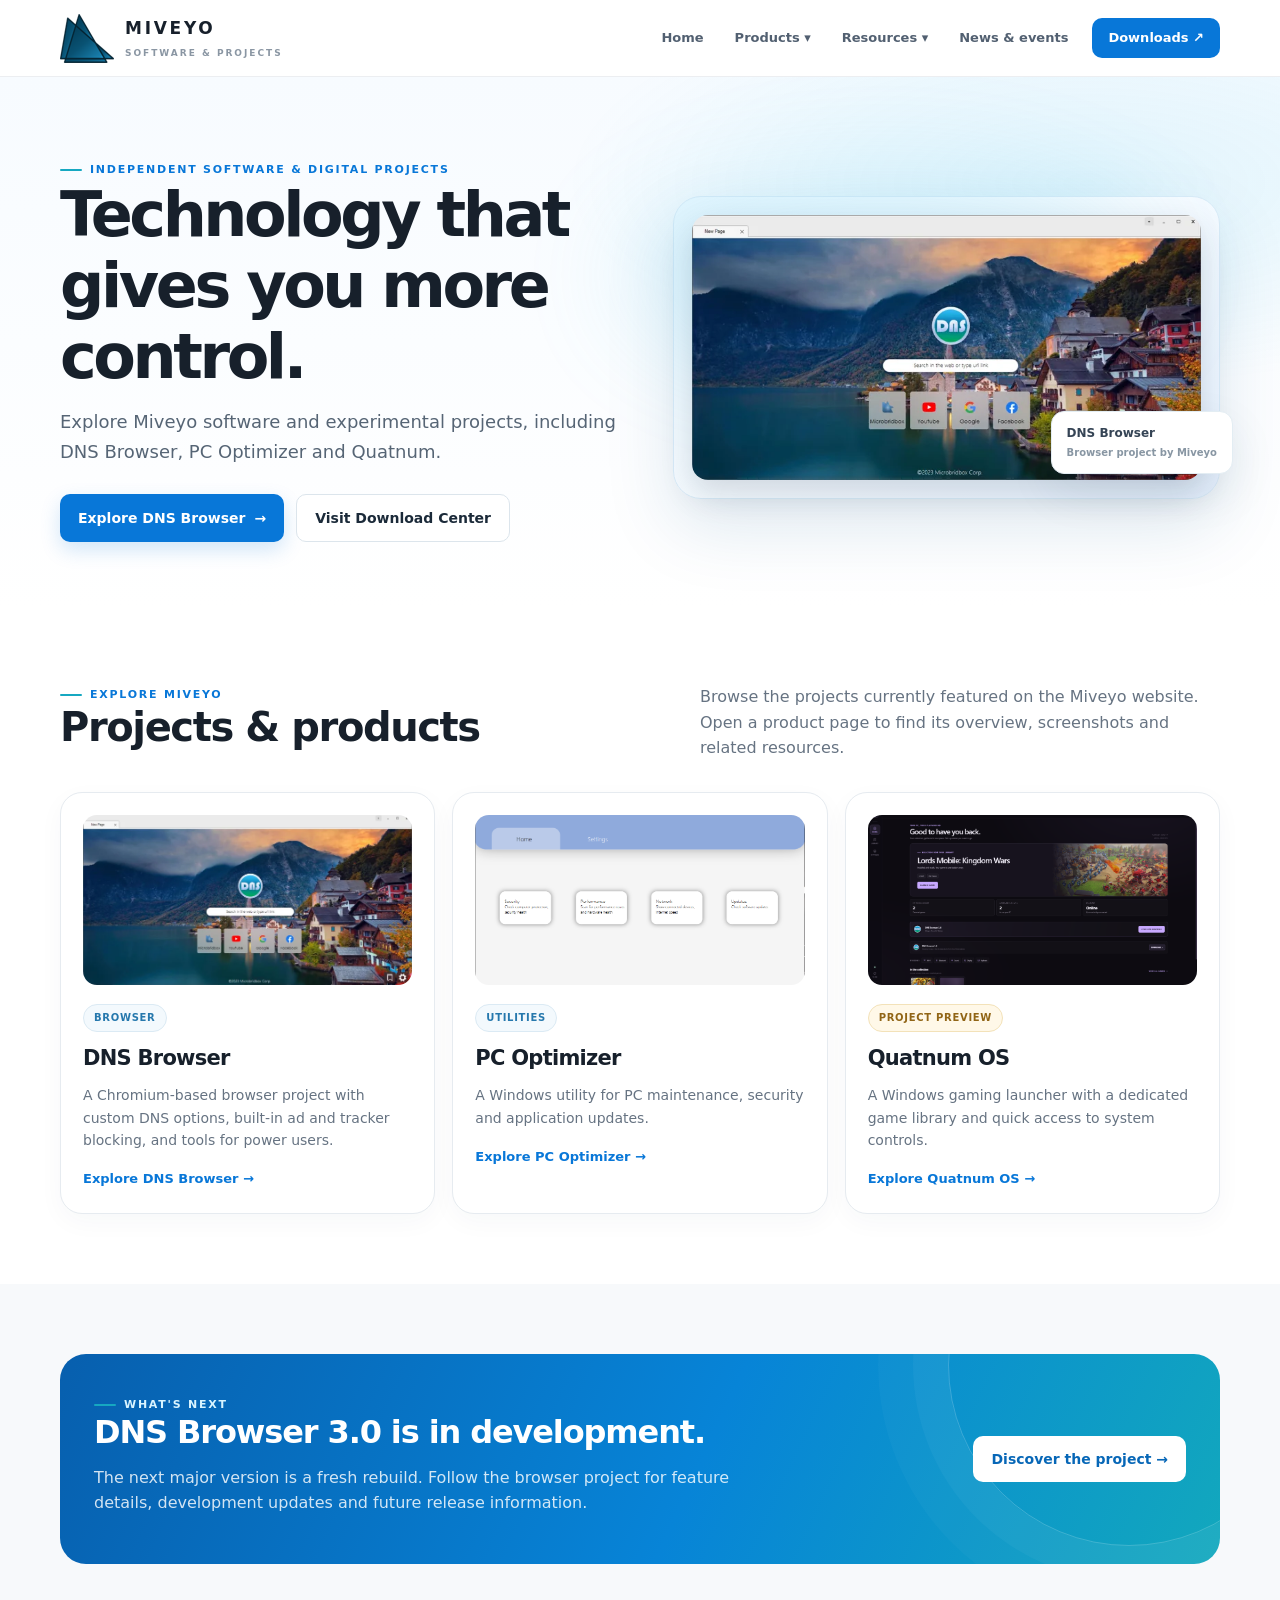
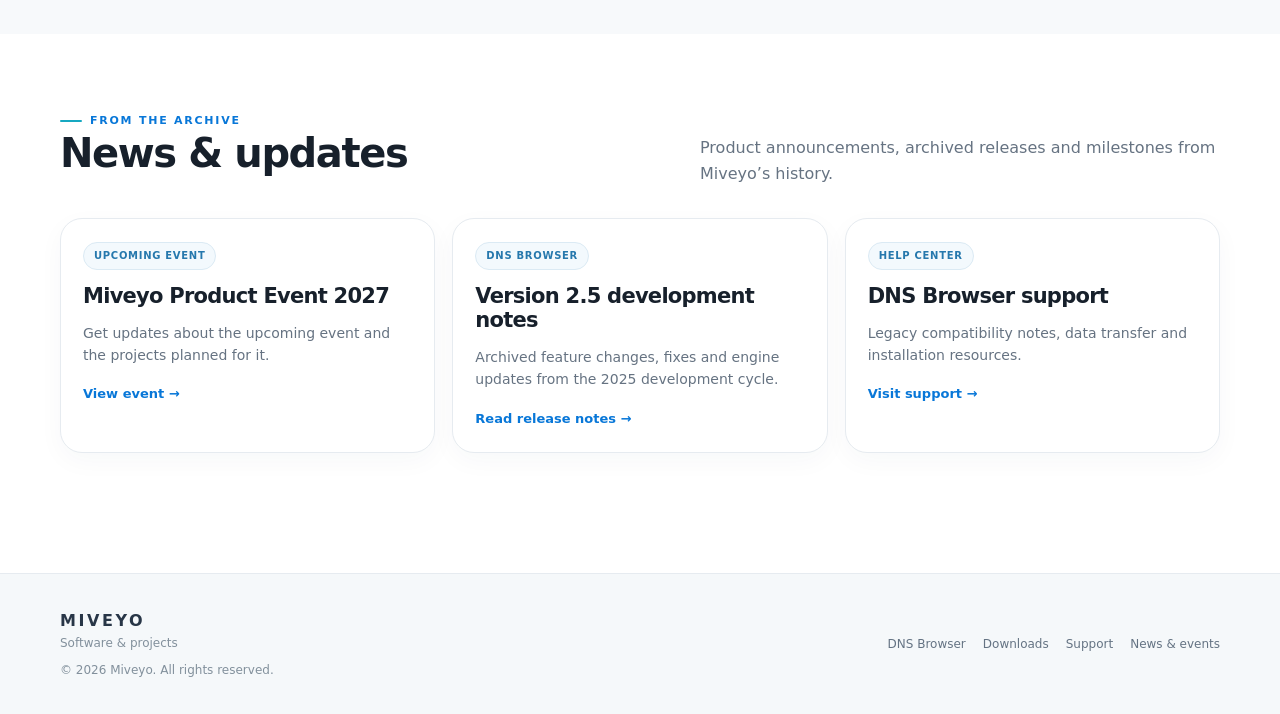
<file: index.html>
<!doctype html>
<html lang="en">
    <head>
        <meta charset="utf-8">
        <meta name="viewport" content="width=device-width, initial-scale=1">
        <title>Home | Miveyo</title>
        <meta name="description" content="Explore Miveyo software, product releases, downloads and support.">
        <meta name="theme-color" content="#ffffff">
        <link rel="stylesheet" href="assets/css/site.css">
        <link rel="icon" href="assets/images/dns-browser-logo.webp">
    </head>
    <body>
        <a class="skip" href="#main">Skip to content</a>
        <header class="site-header">
            <div class="container header-inner">
                <a class="brand" href="index.html" aria-label="Miveyo home"> <img src="assets/images/logo_notext_small.png" alt=""><span><span class="brand-name">MIVEYO</span><span class="brand-sub">SOFTWARE & PROJECTS</span></span> </a>
                <nav class="nav" aria-label="Primary navigation">
                    <a href="index.html" aria-current="page">Home</a>
                    <details>
                        <summary>Products ▾</summary>
                        <div class="dropdown">
                            <a href="dns-browser.html">DNS Browser</a><a href="pc-optimizer.html">PC Optimizer</a><a href="quatnum-os.html">Quatnum OS</a>
                        </div>
                    </details>
                    <details>
                        <summary>Resources ▾</summary>
                        <div class="dropdown">
                            <a href="downloads.html">Download Center</a><a href="support.html">Support</a><a href="dns-browser-dev.html">DNS Browser Dev</a><a href="release-notes.html">Release notes</a>
                        </div>
                    </details>
                    <a href="event.html">News & events</a>
                    <a class="nav-cta" href="downloads.html">Downloads ↗</a>
                </nav>
                <details class="mobile-menu">
                    <summary>Menu ☰</summary>
                    <div class="mobile-links">
                        <a href="index.html">Home</a><a href="dns-browser.html">DNS Browser</a><a href="pc-optimizer.html">PC Optimizer</a><a href="quatnum-os.html">Quatnum OS</a><a href="downloads.html">Download Center</a><a href="support.html">Support</a><a href="event.html">News & events</a>
                    </div>
                </details>
            </div>
        </header>
        <main id="main">
            <section class="hero">
                <div class="container hero-grid">
                    <div>
                        <div class="eyebrow">Independent software & digital projects</div>
                        <h1>Technology that gives you more control.</h1>
                        <p class="lead">Explore Miveyo software and experimental projects, including DNS Browser, PC Optimizer and Quatnum.</p>
                        <div class="hero-actions">
                            <a class="btn" href="dns-browser.html">Explore DNS Browser <span>→</span></a><a class="btn secondary" href="downloads.html">Visit Download Center</a>
                        </div>
                    </div>
                    <div class="hero-art">
                        <img src="assets/images/dns-browser-home.webp" alt="DNS Browser product preview">
                        <div class="hero-chip">DNS Browser<span>Browser project by Miveyo</span>
                        </div>
                    </div>
                </div>
            </section>
            <section class="section">
                <div class="container">
                    <div class="section-head">
                        <div>
                            <div class="eyebrow">Explore Miveyo</div>
                            <h2>Projects & products</h2>
                        </div>
                        <p>Browse the projects currently featured on the Miveyo website. Open a product page to find its overview, screenshots and related resources.</p>
                    </div>
                    <div class="grid three">
                        <article class="card">
                            <img class="card-img" src="assets/images/dns-browser-home.webp" alt="DNS Browser preview"><span class="pill">Browser</span>
                            <h3 style="margin-top:14px">DNS Browser</h3>
                            <p>A Chromium-based browser project with custom DNS options, built-in ad and tracker blocking, and tools for power users.</p>
                            <a class="card-link" href="dns-browser.html">Explore DNS Browser →</a>
                        </article>
                        <article class="card" style="grid-area:1 / 2 / 2 / 3;">
                            <img class="card-img" alt="PC Optimizer interface" data-pg-alt-review="image" src="assets/images/MPO%20UI%20NEW.png"><span class="pill">Utilities</span>
                            <h3 style="margin-top:14px">PC Optimizer</h3>
                            <p>A Windows utility for PC maintenance, security and application updates.</p>
                            <a class="card-link" href="pc-optimizer.html">Explore PC Optimizer →</a>
                        </article>
                        <article class="card" style="grid-area:1 / 3 / 2 / 4;">
                            <img class="card-img" src="assets/images/quatnumOS%20UI.png" alt="Quatnum OS desktop screenshot" data-pg-alt-review="image"><span class="pill soon">Project preview</span>
                            <h3 style="margin-top:14px">Quatnum OS</h3>
                            <p>A Windows gaming launcher with a dedicated game library and quick access to system controls.</p>
                            <a class="card-link" href="quatnum-os.html">Explore Quatnum OS →</a>
                        </article>
                    </div>
                </div>
            </section>
            <section class="section soft">
                <div class="container">
                    <div class="feature-band">
                        <div>
                            <div class="eyebrow" style="color:#d9f4ff">What's next</div>
                            <h2>DNS Browser 3.0 is in development.</h2>
                            <p>The next major version is a fresh rebuild. Follow the browser project for feature details, development updates and future release information.</p>
                        </div>
                        <a class="btn" href="dns-browser.html">Discover the project →</a>
                    </div>
                </div>
            </section>
            <section class="section">
                <div class="container">
                    <div class="section-head">
                        <div>
                            <div class="eyebrow">From the archive</div>
                            <h2>News & updates</h2>
                        </div>
                        <p>Product announcements, archived releases and milestones from Miveyo’s history.</p>
                    </div>
                    <div class="grid three">
                        <article class="card">
                            <span class="pill">Upcoming event</span>
                            <h3 style="margin-top:14px">Miveyo Product Event 2027</h3>
                            <p>Get updates about the upcoming event and the projects planned for it.</p>
                            <a class="card-link" href="event.html">View event →</a>
                        </article>
                        <article class="card" style="grid-area:1 / 2 / 2 / 3;">
                            <span class="pill">DNS Browser</span>
                            <h3 style="margin-top:14px">Version 2.5 development notes</h3>
                            <p>Archived feature changes, fixes and engine updates from the 2025 development cycle.</p>
                            <a class="card-link" href="release-notes.html">Read release notes →</a>
                        </article>
                        <article class="card" style="grid-area:1 / 3 / 2 / 4;">
                            <span class="pill">Help center</span>
                            <h3 style="margin-top:14px">DNS Browser support</h3>
                            <p>Legacy compatibility notes, data transfer and installation resources.</p>
                            <a class="card-link" href="support.html">Visit support &rarr;</a>
                        </article>
                    </div>
                </div>
            </section>
        </main>
        <footer>
            <div class="container footer-inner">
                <div>
                    <div class="footer-brand">MIVEYO</div>
                    <div class="footer-small">Software & projects</div>
                    <div class="footer-small" style="margin-top:8px">© 2026 Miveyo. All rights reserved.</div>
                </div>
                <div class="footer-links">
                    <a href="dns-browser.html">DNS Browser</a><a href="downloads.html">Downloads</a><a href="support.html">Support</a><a href="event.html">News & events</a>
                </div>
            </div>
        </footer>
        <script src="assets/js/site.js" defer></script>
    </body>
</html>
</file>
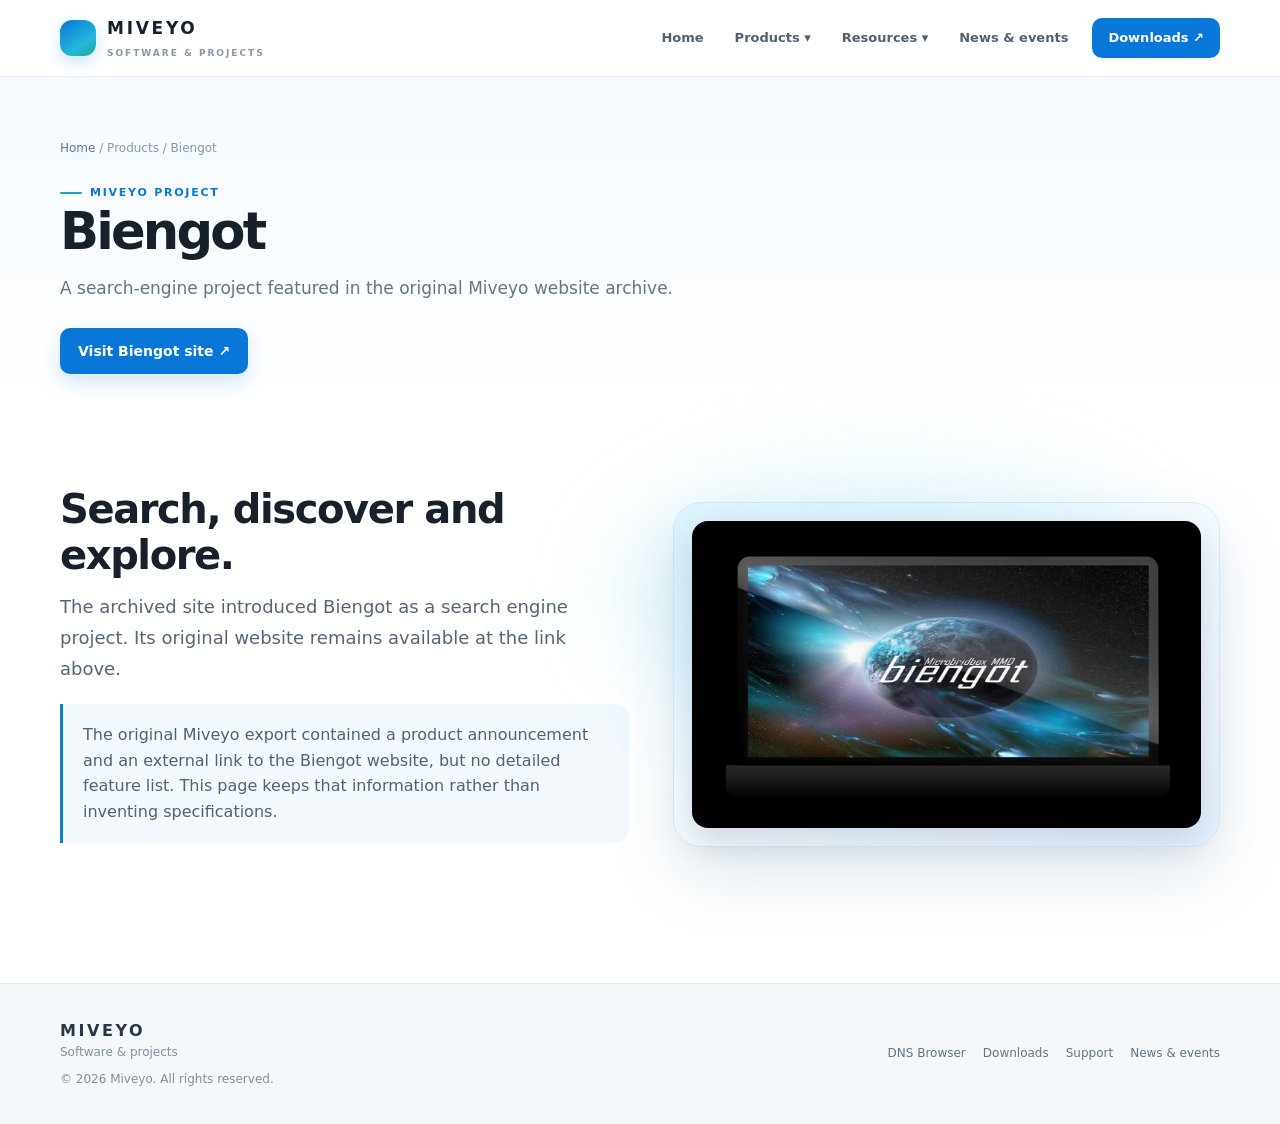
<file: biengot.html>
<!doctype html>
<html lang="en">
    <head>
        <meta charset="utf-8">
        <meta name="viewport" content="width=device-width, initial-scale=1">
        <title>Biengot | Miveyo</title>
        <meta name="description" content="Biengot search engine project information from the Miveyo website.">
        <meta name="theme-color" content="#ffffff">
        <link rel="stylesheet" href="assets/css/site.css">
        <link rel="icon" href="assets/images/dns-browser-logo.webp">
    </head>
    <body>
        <a class="skip" href="#main">Skip to content</a>
        <header class="site-header">
            <div class="container header-inner">
                <a class="brand" href="index.html" aria-label="Miveyo home"> <span class="brand-mark"></span><span><span class="brand-name">MIVEYO</span><span class="brand-sub">SOFTWARE & PROJECTS</span></span> </a>
                <nav class="nav" aria-label="Primary navigation">
                    <a href="index.html">Home</a>
                    <details>
                        <summary>Products ▾</summary>
                        <div class="dropdown">
                            <a href="dns-browser.html">DNS Browser</a><a href="biengot.html">Biengot</a><a href="pc-optimizer.html">PC Optimizer</a><a href="quatnum-os.html">Quatnum OS</a>
                        </div>
                    </details>
                    <details>
                        <summary>Resources ▾</summary>
                        <div class="dropdown">
                            <a href="downloads.html">Download Center</a><a href="support.html">Support</a><a href="dns-browser-dev.html">DNS Browser Dev</a><a href="release-notes.html">Release notes</a>
                        </div>
                    </details>
                    <a href="event.html">News & events</a>
                    <a class="nav-cta" href="downloads.html">Downloads ↗</a>
                </nav>
                <details class="mobile-menu">
                    <summary>Menu ☰</summary>
                    <div class="mobile-links">
                        <a href="index.html">Home</a><a href="dns-browser.html">DNS Browser</a><a href="biengot.html">Biengot</a><a href="pc-optimizer.html">PC Optimizer</a><a href="quatnum-os.html">Quatnum OS</a><a href="downloads.html">Download Center</a><a href="support.html">Support</a><a href="event.html">News & events</a>
                    </div>
                </details>
            </div>
        </header>
        <main id="main">
            <section class="page-hero">
                <div class="container">
                    <div class="breadcrumb">
                        <a href="index.html">Home</a> / Products / Biengot
                    </div>
                    <div class="eyebrow">Miveyo project</div>
                    <h1>Biengot</h1>
                    <p>A search-engine project featured in the original Miveyo website archive.</p>
                    <div class="hero-actions">
                        <a class="btn" href="https://sites.google.com/view/biengot" target="_blank">Visit Biengot site ↗</a>
                    </div>
                </div>
            </section>
            <section class="section">
                <div class="container hero-grid">
                    <div>
                        <h2>Search, discover and explore.</h2>
                        <p class="lead">The archived site introduced Biengot as a search engine project. Its original website remains available at the link above.</p>
                        <p class="callout">The original Miveyo export contained a product announcement and an external link to the Biengot website, but no detailed feature list. This page keeps that information rather than inventing specifications.</p>
                    </div>
                    <div class="hero-art">
                        <img src="assets/images/biengot-product.webp" alt="Biengot product image from the site archive">
                    </div>
                </div>
            </section>
        </main>
        <footer>
            <div class="container footer-inner">
                <div>
                    <div class="footer-brand">MIVEYO</div>
                    <div class="footer-small">Software & projects</div>
                    <div class="footer-small" style="margin-top:8px">© 2026 Miveyo. All rights reserved.</div>
                </div>
                <div class="footer-links">
                    <a href="dns-browser.html">DNS Browser</a><a href="downloads.html">Downloads</a><a href="support.html">Support</a><a href="event.html">News & events</a>
                </div>
            </div>
        </footer>
        <script src="assets/js/site.js" defer></script>
    </body>
</html>
</file>
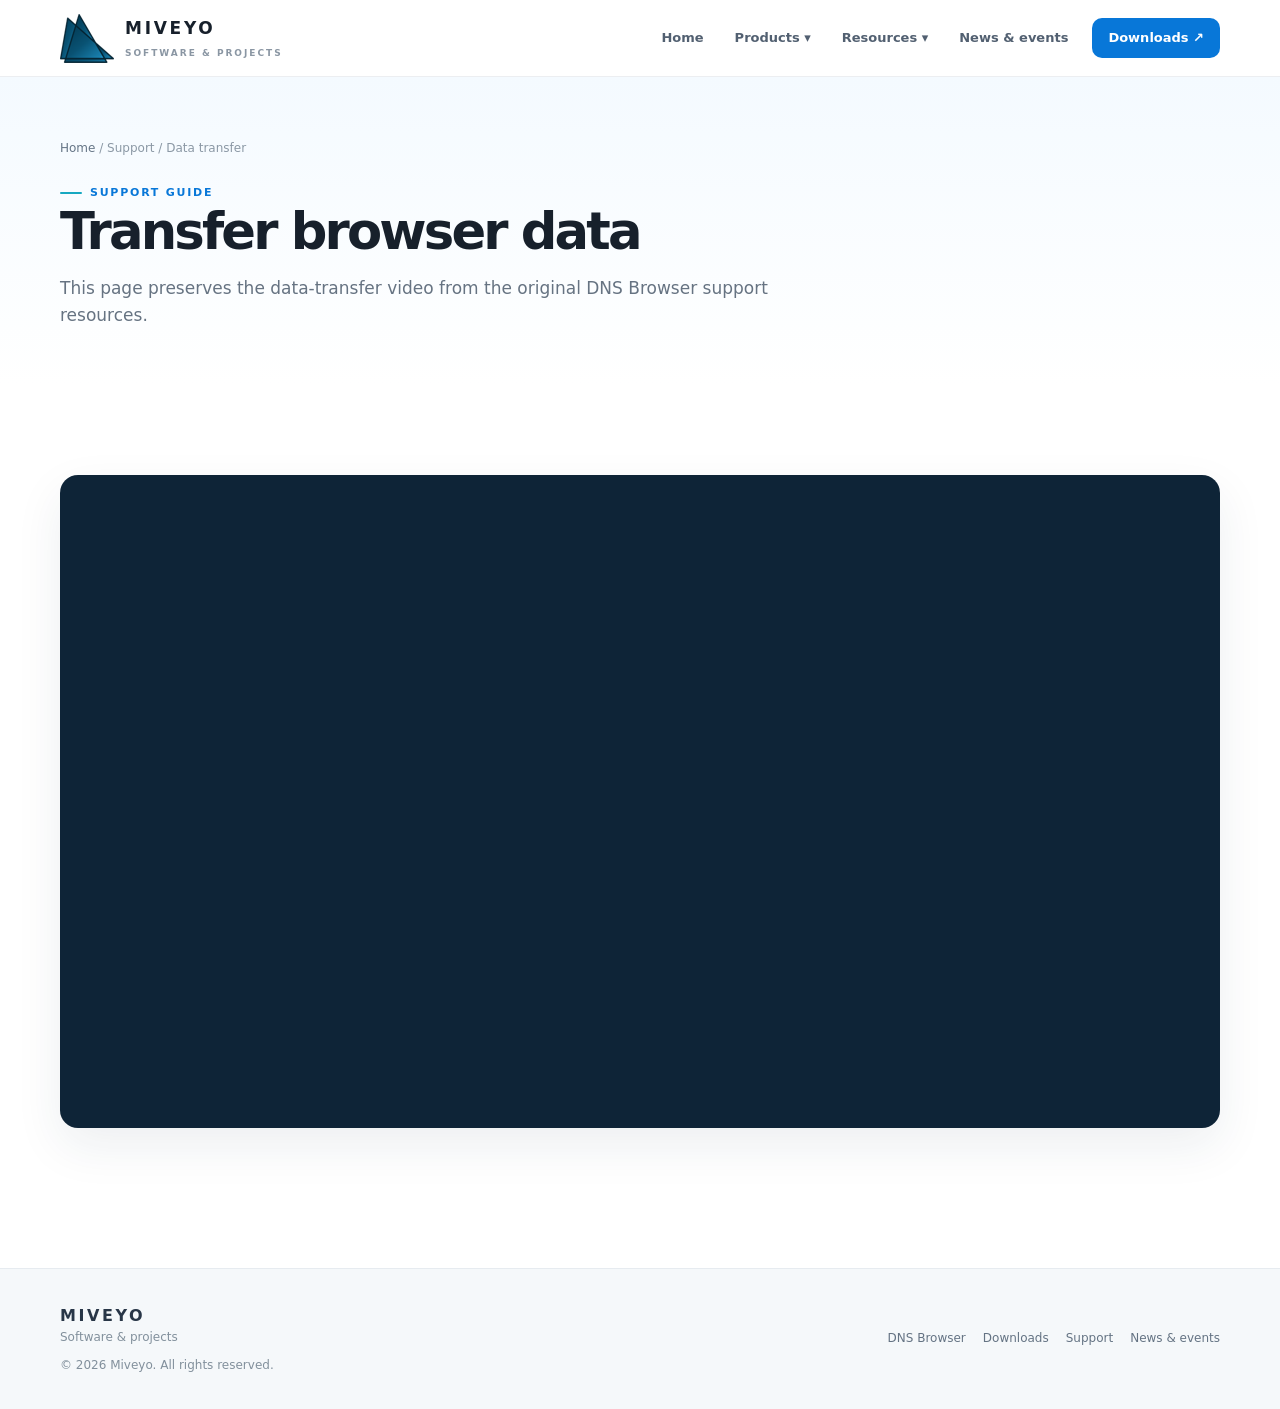
<file: data-transfer.html>
<!doctype html>
<html lang="en">
    <head>
        <meta charset="utf-8">
        <meta name="viewport" content="width=device-width, initial-scale=1">
        <title>Browser Data Transfer | Miveyo</title>
        <meta name="description" content="Archived DNS Browser data transfer video and related support material.">
        <meta name="theme-color" content="#ffffff">
        <link rel="stylesheet" href="assets/css/site.css">
        <link rel="icon" href="assets/images/dns-browser-logo.webp">
    </head>
    <body>
        <a class="skip" href="#main">Skip to content</a>
        <header class="site-header">
            <div class="container header-inner">
                <a class="brand" href="index.html" aria-label="Miveyo home"> <img src="assets/images/logo_notext_small.png" alt=""><span><span class="brand-name">MIVEYO</span><span class="brand-sub">SOFTWARE & PROJECTS</span></span> </a>
                <nav class="nav" aria-label="Primary navigation">
                    <a href="index.html">Home</a>
                    <details>
                        <summary>Products ▾</summary>
                        <div class="dropdown">
                            <a href="dns-browser.html">DNS Browser</a><a href="pc-optimizer.html">PC Optimizer</a><a href="quatnum-os.html">Quatnum OS</a>
                        </div>
                    </details>
                    <details>
                        <summary>Resources ▾</summary>
                        <div class="dropdown">
                            <a href="downloads.html">Download Center</a><a href="support.html">Support</a><a href="dns-browser-dev.html">DNS Browser Dev</a><a href="release-notes.html">Release notes</a>
                        </div>
                    </details>
                    <a href="event.html">News & events</a>
                    <a class="nav-cta" href="downloads.html">Downloads ↗</a>
                </nav>
                <details class="mobile-menu">
                    <summary>Menu ☰</summary>
                    <div class="mobile-links">
                        <a href="index.html">Home</a><a href="dns-browser.html">DNS Browser</a><a href="pc-optimizer.html">PC Optimizer</a><a href="quatnum-os.html">Quatnum OS</a><a href="downloads.html">Download Center</a><a href="support.html">Support</a><a href="event.html">News & events</a>
                    </div>
                </details>
            </div>
        </header>
        <main id="main">
            <section class="page-hero">
                <div class="container">
                    <div class="breadcrumb">
                        <a href="index.html">Home</a> / Support / Data transfer
                    </div>
                    <div class="eyebrow">Support guide</div>
                    <h1>Transfer browser data</h1>
                    <p>This page preserves the data-transfer video from the original DNS Browser support resources.</p>
                </div>
            </section>
            <section class="section">
                <div class="container">
                    <div class="prose"></div>
                    <div class="video">
                        <iframe src="https://drive.google.com/file/d/1F0HuLoghE6Gy8BlHms4X1xfm52U7aeJe/preview" title="DNS Browser data transfer video" loading="lazy" allow="autoplay"></iframe>
                    </div>
                </div>
            </section>
        </main>
        <footer>
            <div class="container footer-inner">
                <div>
                    <div class="footer-brand">MIVEYO</div>
                    <div class="footer-small">Software & projects</div>
                    <div class="footer-small" style="margin-top:8px">© 2026 Miveyo. All rights reserved.</div>
                </div>
                <div class="footer-links">
                    <a href="dns-browser.html">DNS Browser</a><a href="downloads.html">Downloads</a><a href="support.html">Support</a><a href="event.html">News & events</a>
                </div>
            </div>
        </footer>
        <script src="assets/js/site.js" defer></script>
    </body>
</html>
</file>
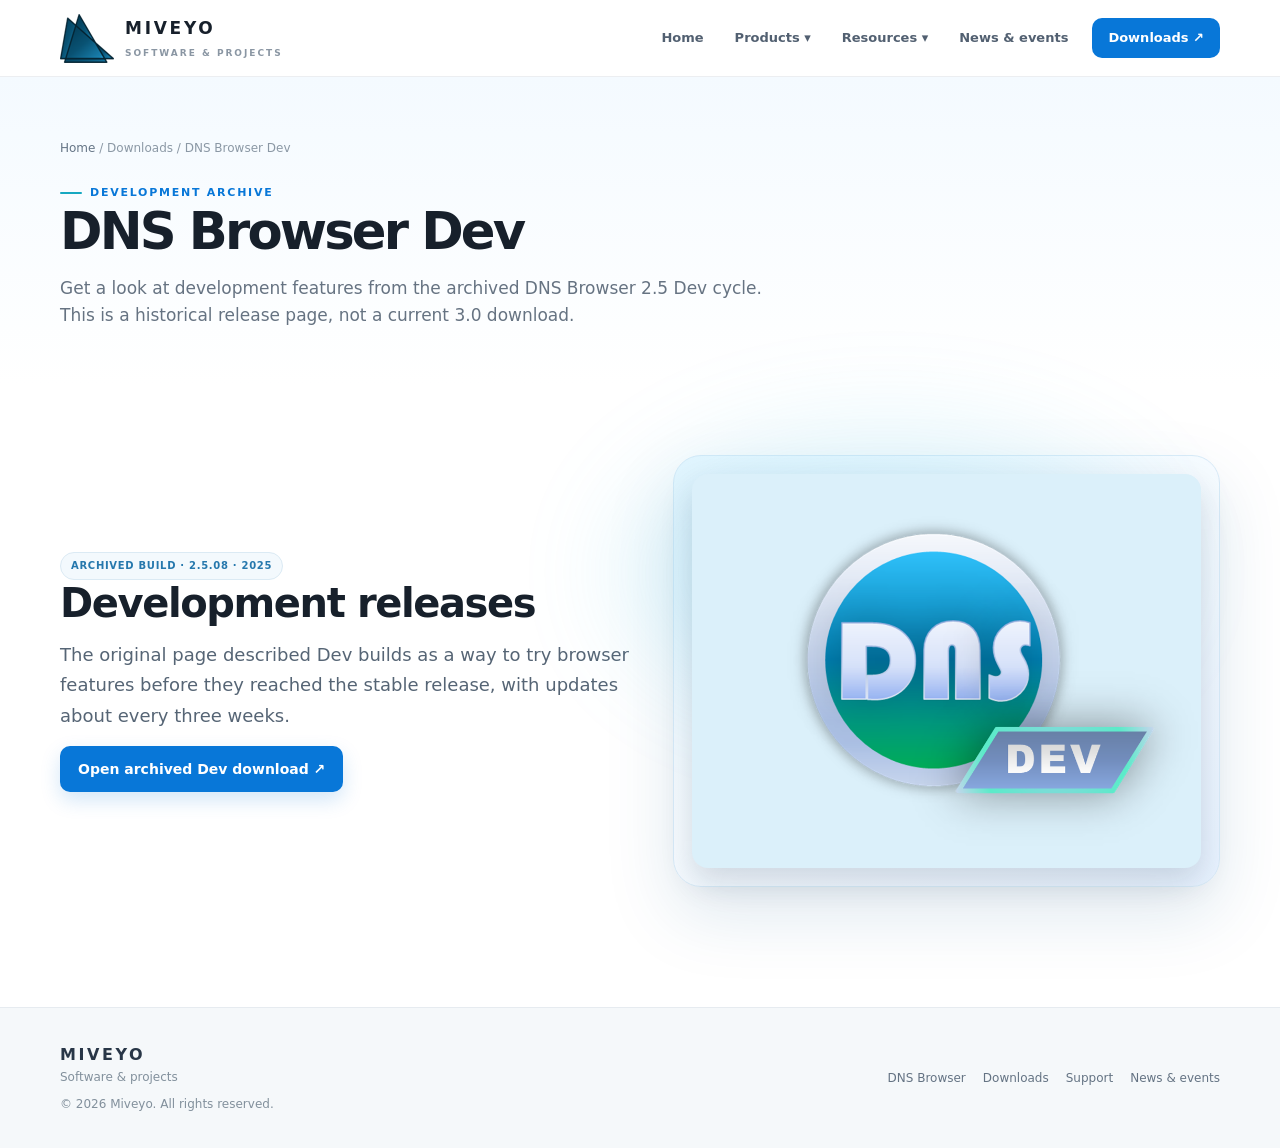
<file: dns-browser-dev.html>
<!doctype html>
<html lang="en">
    <head>
        <meta charset="utf-8">
        <meta name="viewport" content="width=device-width, initial-scale=1">
        <title>DNS Browser Dev | Miveyo</title>
        <meta name="description" content="Archived DNS Browser development build and release details.">
        <meta name="theme-color" content="#ffffff">
        <link rel="stylesheet" href="assets/css/site.css">
        <link rel="icon" href="assets/images/dns-browser-logo.webp">
    </head>
    <body>
        <a class="skip" href="#main">Skip to content</a>
        <header class="site-header">
            <div class="container header-inner">
                <a class="brand" href="index.html" aria-label="Miveyo home"> <img src="assets/images/logo_notext_small.png" alt=""><span><span class="brand-name">MIVEYO</span><span class="brand-sub">SOFTWARE & PROJECTS</span></span> </a>
                <nav class="nav" aria-label="Primary navigation">
                    <a href="index.html">Home</a>
                    <details>
                        <summary>Products ▾</summary>
                        <div class="dropdown">
                            <a href="dns-browser.html">DNS Browser</a><a href="pc-optimizer.html">PC Optimizer</a><a href="quatnum-os.html">Quatnum OS</a>
                        </div>
                    </details>
                    <details>
                        <summary>Resources ▾</summary>
                        <div class="dropdown">
                            <a href="downloads.html">Download Center</a><a href="support.html">Support</a><a href="dns-browser-dev.html">DNS Browser Dev</a><a href="release-notes.html">Release notes</a>
                        </div>
                    </details>
                    <a href="event.html">News & events</a>
                    <a class="nav-cta" href="downloads.html">Downloads ↗</a>
                </nav>
                <details class="mobile-menu">
                    <summary>Menu ☰</summary>
                    <div class="mobile-links">
                        <a href="index.html">Home</a><a href="dns-browser.html">DNS Browser</a><a href="pc-optimizer.html">PC Optimizer</a><a href="quatnum-os.html">Quatnum OS</a><a href="downloads.html">Download Center</a><a href="support.html">Support</a><a href="event.html">News & events</a>
                    </div>
                </details>
            </div>
        </header>
        <main id="main">
            <section class="page-hero">
                <div class="container">
                    <div class="breadcrumb">
                        <a href="index.html">Home</a> / Downloads / DNS Browser Dev
                    </div>
                    <div class="eyebrow">Development archive</div>
                    <h1>DNS Browser Dev</h1>
                    <p>Get a look at development features from the archived DNS Browser 2.5 Dev cycle. This is a historical release page, not a current 3.0 download.</p>
                </div>
            </section>
            <section class="section">
                <div class="container hero-grid">
                    <div>
                        <span class="pill">Archived build · 2.5.08 · 2025</span>
                        <h2>Development releases</h2>
                        <p class="lead">The original page described Dev builds as a way to try browser features before they reached the stable release, with updates about every three weeks.</p>
                        <a class="btn" target="_blank" href="https://drive.usercontent.google.com/download?id=19gldY6kHxPqs-eOiEn1_MTsShPs3Qlb5&export=download">Open archived Dev download ↗</a>
                    </div>
                    <div class="hero-art">
                        <img src="assets/images/dns%20logo%20dev.png" alt="DNS Browser Dev logo artwork" style="color: #e1f2fb; background-color: #dbf0fa;">
                    </div>
                </div>
            </section>
        </main>
        <footer>
            <div class="container footer-inner">
                <div>
                    <div class="footer-brand">MIVEYO</div>
                    <div class="footer-small">Software & projects</div>
                    <div class="footer-small" style="margin-top:8px">© 2026 Miveyo. All rights reserved.</div>
                </div>
                <div class="footer-links">
                    <a href="dns-browser.html">DNS Browser</a><a href="downloads.html">Downloads</a><a href="support.html">Support</a><a href="event.html">News & events</a>
                </div>
            </div>
        </footer>
        <script src="assets/js/site.js" defer></script>
    </body>
</html>
</file>
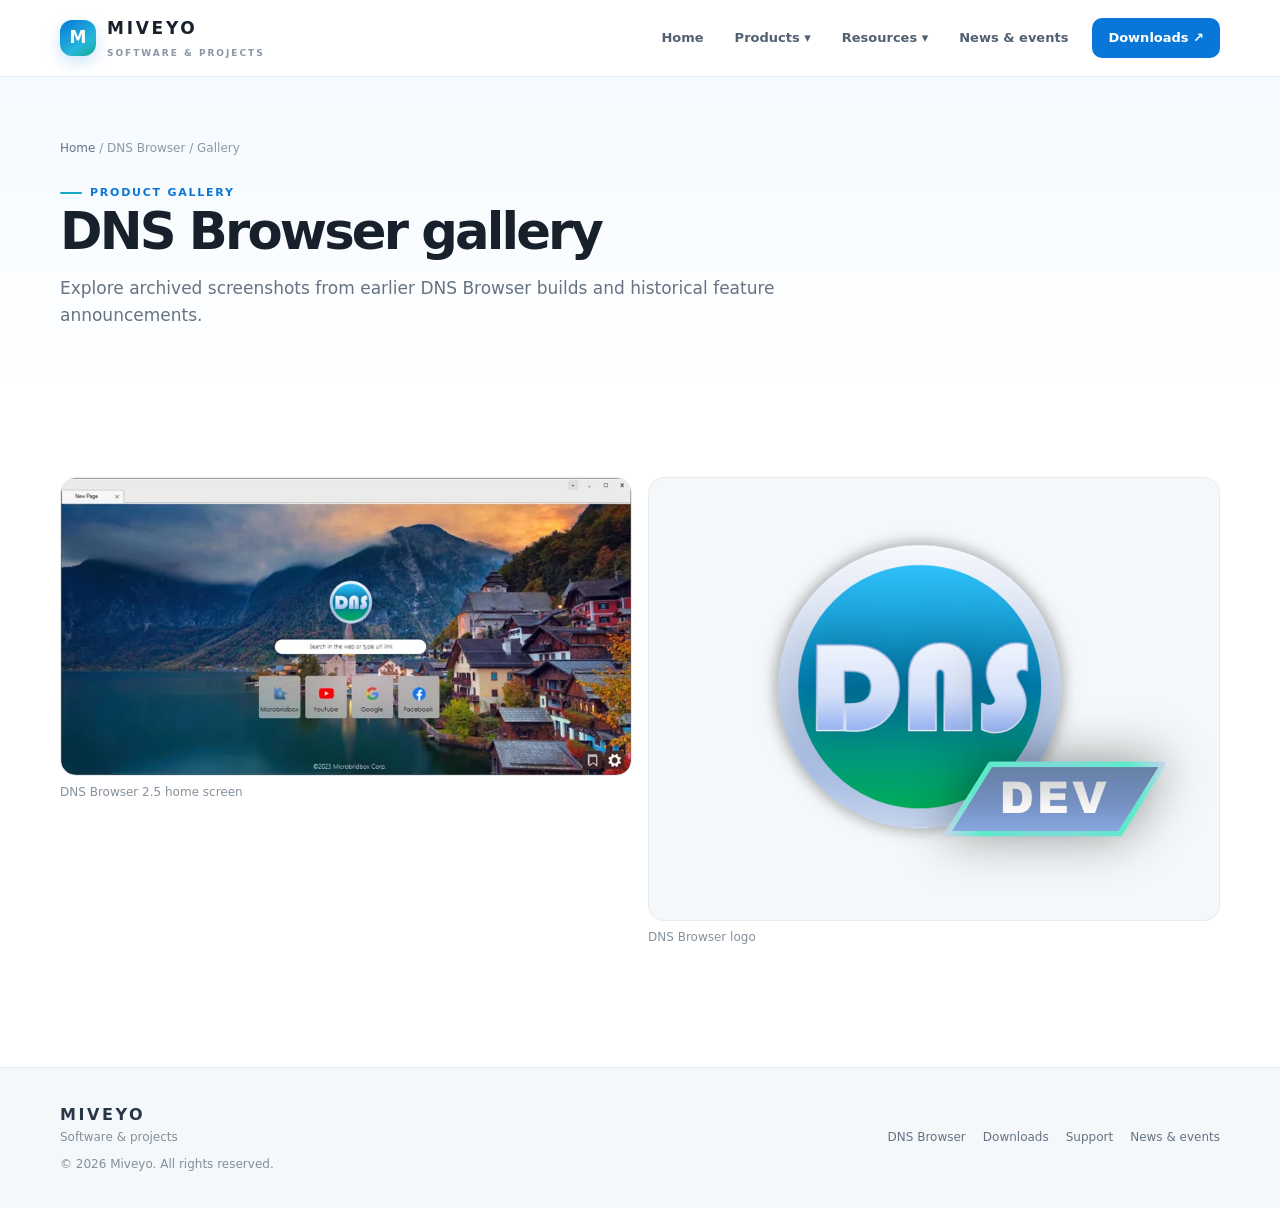
<file: dns-browser-gallery.html>
<!doctype html>
<html lang="en">
    <head>
        <meta charset="utf-8">
        <meta name="viewport" content="width=device-width, initial-scale=1">
        <title>DNS Browser Gallery | Miveyo</title>
        <meta name="description" content="Archived DNS Browser screenshots and feature banners.">
        <meta name="theme-color" content="#ffffff">
        <link rel="stylesheet" href="assets/css/site.css">
        <link rel="icon" href="assets/images/dns-browser-logo.webp">
    </head>
    <body>
        <a class="skip" href="#main">Skip to content</a>
        <header class="site-header">
            <div class="container header-inner">
                <a class="brand" href="index.html" aria-label="Miveyo home"> <span class="brand-mark">M</span><span><span class="brand-name">MIVEYO</span><span class="brand-sub">SOFTWARE & PROJECTS</span></span> </a>
                <nav class="nav" aria-label="Primary navigation">
                    <a href="index.html">Home</a>
                    <details>
                        <summary>Products ▾</summary>
                        <div class="dropdown">
                            <a href="dns-browser.html">DNS Browser</a><a href="pc-optimizer.html">PC Optimizer</a><a href="quatnum-os.html">Quatnum OS</a>
                        </div>
                    </details>
                    <details>
                        <summary>Resources ▾</summary>
                        <div class="dropdown">
                            <a href="downloads.html">Download Center</a><a href="support.html">Support</a><a href="dns-browser-dev.html">DNS Browser Dev</a><a href="release-notes.html">Release notes</a>
                        </div>
                    </details>
                    <a href="event.html">News & events</a>
                    <a class="nav-cta" href="downloads.html">Downloads ↗</a>
                </nav>
                <details class="mobile-menu">
                    <summary>Menu ☰</summary>
                    <div class="mobile-links">
                        <a href="index.html">Home</a><a href="dns-browser.html">DNS Browser</a><a href="pc-optimizer.html">PC Optimizer</a><a href="quatnum-os.html">Quatnum OS</a><a href="downloads.html">Download Center</a><a href="support.html">Support</a><a href="event.html">News & events</a>
                    </div>
                </details>
            </div>
        </header>
        <main id="main">
            <section class="page-hero">
                <div class="container">
                    <div class="breadcrumb">
                        <a href="index.html">Home</a> / DNS Browser / Gallery
                    </div>
                    <div class="eyebrow">Product gallery</div>
                    <h1>DNS Browser gallery</h1>
                    <p>Explore archived screenshots from earlier DNS Browser builds and historical feature announcements.</p>
                </div>
            </section>
            <section class="section">
                <div class="container screenshot-grid">
                    <div>
                        <img src="assets/images/dns-browser-home.webp" alt="DNS Browser home screen">
                        <div class="gallery-caption">DNS Browser 2.5 home screen</div>
                    </div>
                    <div>
                        <img src="assets/images/dns%20logo%20dev.png" alt="DNS Browser logo" data-pg-alt-review="image">
                        <div class="gallery-caption">DNS Browser logo</div>
                    </div>
                </div>
            </section>
        </main>
        <footer>
            <div class="container footer-inner">
                <div>
                    <div class="footer-brand">MIVEYO</div>
                    <div class="footer-small">Software & projects</div>
                    <div class="footer-small" style="margin-top:8px">© 2026 Miveyo. All rights reserved.</div>
                </div>
                <div class="footer-links">
                    <a href="dns-browser.html">DNS Browser</a><a href="downloads.html">Downloads</a><a href="support.html">Support</a><a href="event.html">News & events</a>
                </div>
            </div>
        </footer>
        <script src="assets/js/site.js" defer></script>
    </body>
</html>
</file>
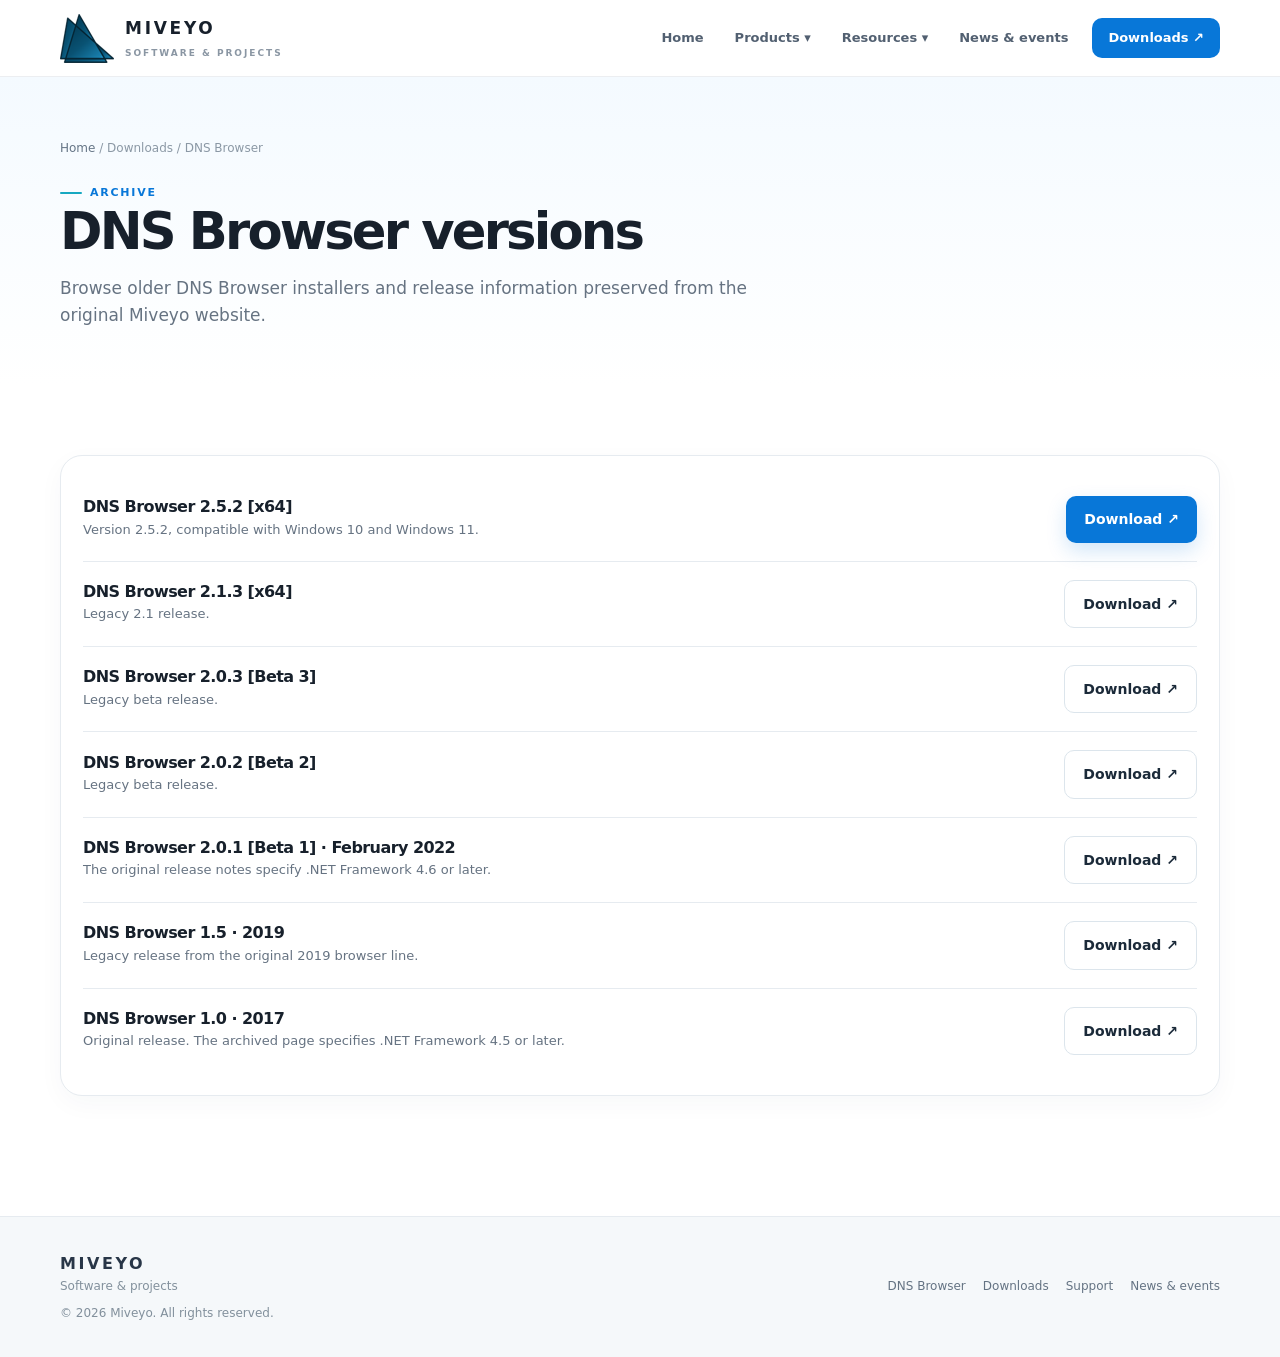
<file: dns-browser-versions.html>
<!doctype html>
<html lang="en">
    <head>
        <meta charset="utf-8">
        <meta name="viewport" content="width=device-width, initial-scale=1">
        <title>DNS Browser Versions | Miveyo</title>
        <meta name="description" content="Archived DNS Browser version list, including 2.5, 2.1, 2.0, 1.5 and 1.0 downloads.">
        <meta name="theme-color" content="#ffffff">
        <link rel="stylesheet" href="assets/css/site.css">
        <link rel="icon" href="assets/images/dns-browser-logo.webp">
    </head>
    <body>
        <a class="skip" href="#main">Skip to content</a>
        <header class="site-header">
            <div class="container header-inner">
                <a class="brand" href="index.html" aria-label="Miveyo home"> <img src="assets/images/logo_notext_small.png" alt=""><span><span class="brand-name">MIVEYO</span><span class="brand-sub">SOFTWARE & PROJECTS</span></span> </a>
                <nav class="nav" aria-label="Primary navigation">
                    <a href="index.html">Home</a>
                    <details>
                        <summary>Products ▾</summary>
                        <div class="dropdown">
                            <a href="dns-browser.html">DNS Browser</a><a href="pc-optimizer.html">PC Optimizer</a><a href="quatnum-os.html">Quatnum OS</a>
                        </div>
                    </details>
                    <details>
                        <summary>Resources ▾</summary>
                        <div class="dropdown">
                            <a href="downloads.html">Download Center</a><a href="support.html">Support</a><a href="dns-browser-dev.html">DNS Browser Dev</a><a href="release-notes.html">Release notes</a>
                        </div>
                    </details>
                    <a href="event.html">News & events</a>
                    <a class="nav-cta" href="downloads.html">Downloads ↗</a>
                </nav>
                <details class="mobile-menu">
                    <summary>Menu ☰</summary>
                    <div class="mobile-links">
                        <a href="index.html">Home</a><a href="dns-browser.html">DNS Browser</a><a href="pc-optimizer.html">PC Optimizer</a><a href="quatnum-os.html">Quatnum OS</a><a href="downloads.html">Download Center</a><a href="support.html">Support</a><a href="event.html">News & events</a>
                    </div>
                </details>
            </div>
        </header>
        <main id="main">
            <section class="page-hero">
                <div class="container">
                    <div class="breadcrumb">
                        <a href="index.html">Home</a> / Downloads / DNS Browser
                    </div>
                    <div class="eyebrow">Archive</div>
                    <h1>DNS Browser versions</h1>
                    <p>Browse older DNS Browser installers and release information preserved from the original Miveyo website.</p>
                </div>
            </section>
            <section class="section">
                <div class="container card">
                    <div class="download-row">
                        <div>
                            <h3>DNS Browser 2.5.2 [x64]</h3>
                            <p>Version 2.5.2, compatible with Windows 10 and Windows 11.</p>
                        </div>
                        <a class="btn" target="_blank" href="https://drive.google.com/file/d/1_NGS1-BrYzF1sS8vynFHhFF03t2FJ2j5/view">Download ↗</a>
                    </div>
                    <div class="download-row">
                        <div>
                            <h3>DNS Browser 2.1.3 [x64]</h3>
                            <p>Legacy 2.1 release.</p>
                        </div>
                        <a class="btn secondary" target="_blank" href="https://www.mediafire.com/file/e8nw88s6onqak82/Setup.msi/file">Download ↗</a>
                    </div>
                    <div class="download-row">
                        <div>
                            <h3>DNS Browser 2.0.3 [Beta 3]</h3>
                            <p>Legacy beta release.</p>
                        </div>
                        <a class="btn secondary" target="_blank" href="https://drive.google.com/file/d/1kL-BGxi3Nzh8As1wrgdptoxMD2p6fSfg/view?usp=sharing">Download ↗</a>
                    </div>
                    <div class="download-row">
                        <div>
                            <h3>DNS Browser 2.0.2 [Beta 2]</h3>
                            <p>Legacy beta release.</p>
                        </div>
                        <a class="btn secondary" target="_blank" href="https://drive.google.com/file/d/1vBS2S4fZn5GyhnxUelfwqhUV31kjj6Q2/view?usp=sharing">Download ↗</a>
                    </div>
                    <div class="download-row">
                        <div>
                            <h3>DNS Browser 2.0.1 [Beta 1] · February 2022</h3>
                            <p>The original release notes specify .NET Framework 4.6 or later.</p>
                        </div>
                        <a class="btn secondary" target="_blank" href="https://drive.google.com/file/d/1CUV3cCQvghMT5tY4wr_dkDq-2w1ZNomT/view?usp=sharing">Download ↗</a>
                    </div>
                    <div class="download-row">
                        <div>
                            <h3>DNS Browser 1.5 · 2019</h3>
                            <p>Legacy release from the original 2019 browser line.</p>
                        </div>
                        <a class="btn secondary" target="_blank" href="https://download2261.mediafire.com/yxt5rrzr3zug/h7lpp3bkp8q4gjd/setup.exe">Download ↗</a>
                    </div>
                    <div class="download-row">
                        <div>
                            <h3>DNS Browser 1.0 · 2017</h3>
                            <p>Original release. The archived page specifies .NET Framework 4.5 or later.</p>
                        </div>
                        <a class="btn secondary" target="_blank" href="https://files.fm/u/e44fm7wy">Download ↗</a>
                    </div>
                </div>
            </section>
        </main>
        <footer>
            <div class="container footer-inner">
                <div>
                    <div class="footer-brand">MIVEYO</div>
                    <div class="footer-small">Software & projects</div>
                    <div class="footer-small" style="margin-top:8px">© 2026 Miveyo. All rights reserved.</div>
                </div>
                <div class="footer-links">
                    <a href="dns-browser.html">DNS Browser</a><a href="downloads.html">Downloads</a><a href="support.html">Support</a><a href="event.html">News & events</a>
                </div>
            </div>
        </footer>
        <script src="assets/js/site.js" defer></script>
    </body>
</html>
</file>
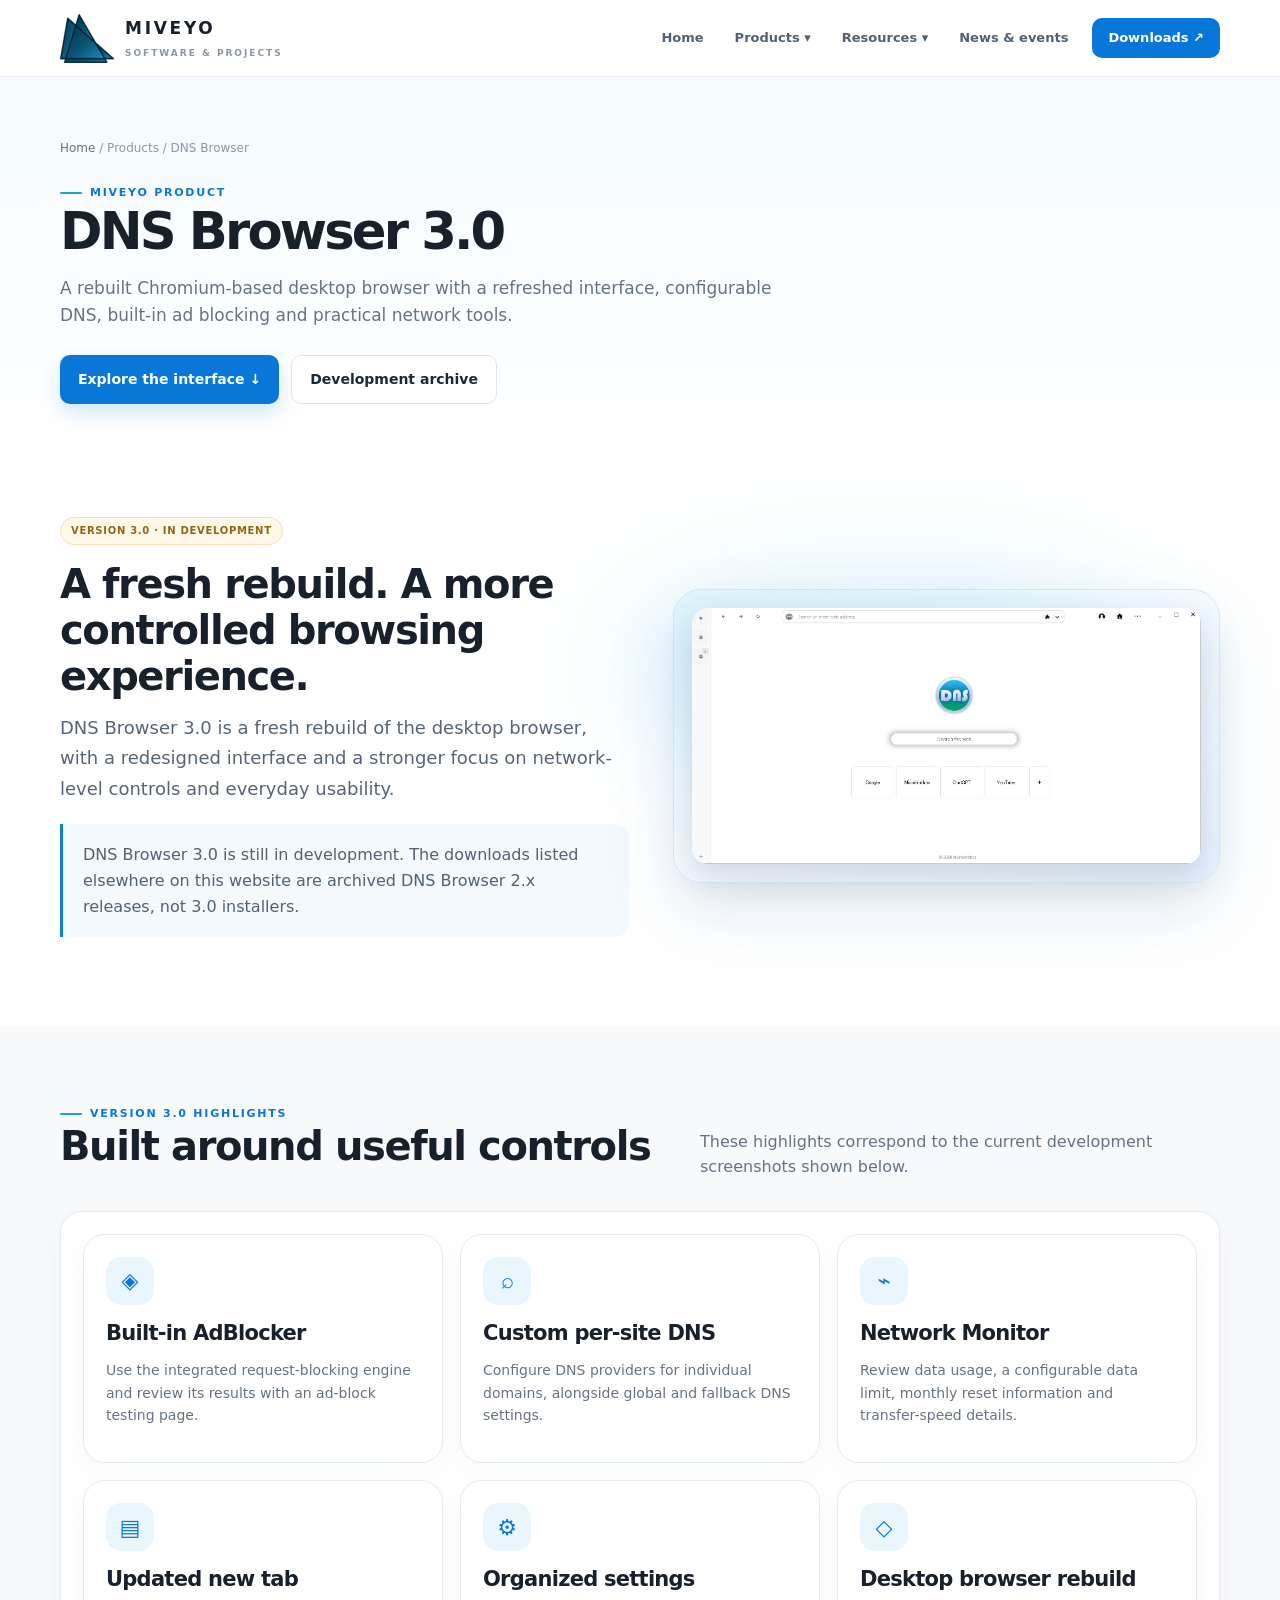
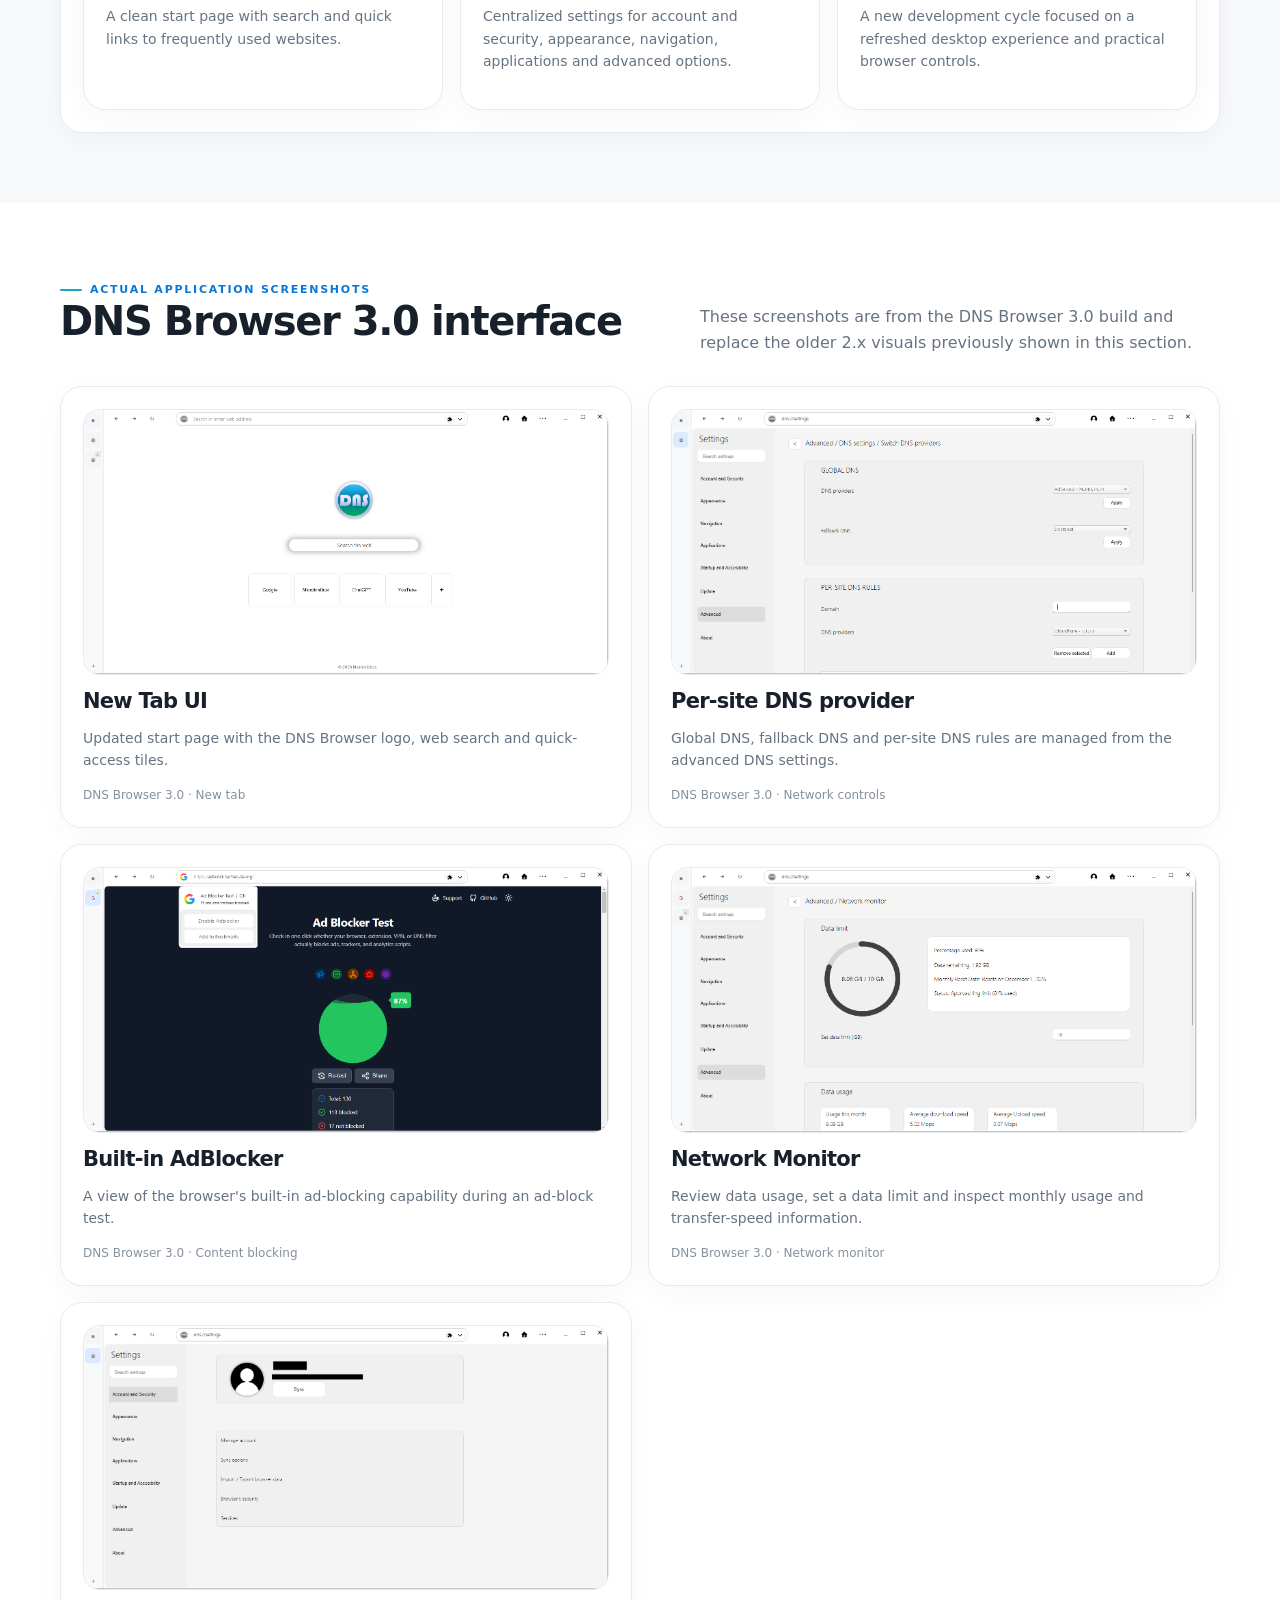
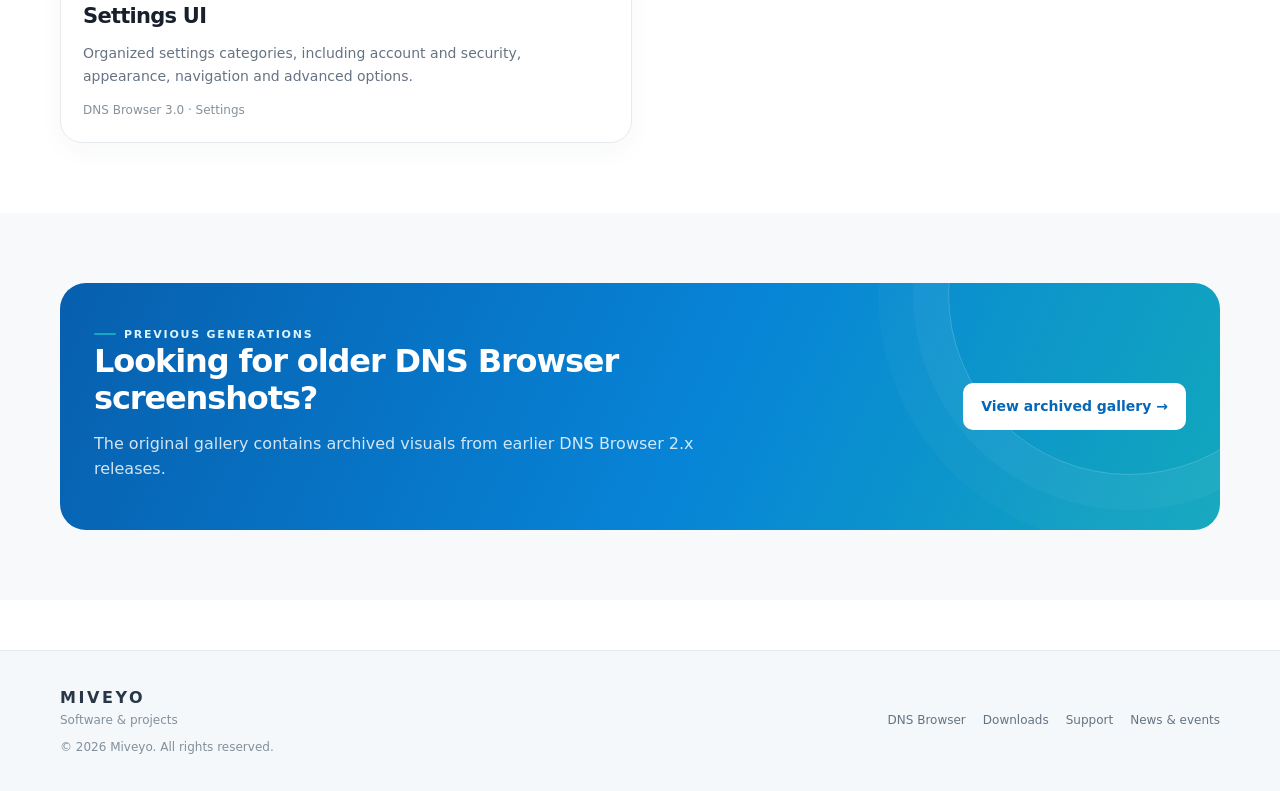
<file: dns-browser.html>
<!doctype html>
<html lang="en">
    <head>
        <meta charset="utf-8">
        <meta name="viewport" content="width=device-width, initial-scale=1">
        <title>DNS Browser | Miveyo</title>
        <meta name="description" content="Explore DNS Browser 3.0, its interface, per-site DNS controls, built-in AdBlocker and network monitoring tools.">
        <meta name="theme-color" content="#ffffff">
        <link rel="stylesheet" href="assets/css/site.css">
        <link rel="icon" href="assets/images/dns-browser-logo.webp">
    </head>
    <body>
        <a class="skip" href="#main">Skip to content</a>
        <header class="site-header">
            <div class="container header-inner">
                <a class="brand" href="index.html" aria-label="Miveyo home"> <img src="assets/images/logo_notext_small.png" alt=""><span><span class="brand-name">MIVEYO</span><span class="brand-sub">SOFTWARE & PROJECTS</span></span> </a>
                <nav class="nav" aria-label="Primary navigation">
                    <a href="index.html">Home</a>
                    <details>
                        <summary>Products ▾</summary>
                        <div class="dropdown">
                            <a href="dns-browser.html">DNS Browser</a><a href="pc-optimizer.html">PC Optimizer</a><a href="quatnum-os.html">Quatnum OS</a>
                        </div>
                    </details>
                    <details>
                        <summary>Resources ▾</summary>
                        <div class="dropdown">
                            <a href="downloads.html">Download Center</a><a href="support.html">Support</a><a href="dns-browser-dev.html">DNS Browser Dev</a><a href="release-notes.html">Release notes</a>
                        </div>
                    </details>
                    <a href="event.html">News & events</a>
                    <a class="nav-cta" href="downloads.html">Downloads ↗</a>
                </nav>
                <details class="mobile-menu">
                    <summary>Menu ☰</summary>
                    <div class="mobile-links">
                        <a href="index.html">Home</a><a href="dns-browser.html">DNS Browser</a><a href="pc-optimizer.html">PC Optimizer</a><a href="quatnum-os.html">Quatnum OS</a><a href="downloads.html">Download Center</a><a href="support.html">Support</a><a href="event.html">News & events</a>
                    </div>
                </details>
            </div>
        </header>
        <main id="main">
            <section class="page-hero">
                <div class="container">
                    <div class="breadcrumb">
                        <a href="index.html">Home</a> / Products / DNS Browser
                    </div>
                    <div class="eyebrow">Miveyo product</div>
                    <h1>DNS Browser 3.0</h1>
                    <p>A rebuilt Chromium-based desktop browser with a refreshed interface, configurable DNS, built-in ad blocking and practical network tools.</p>
                    <div class="hero-actions">
                        <a class="btn" href="#screenshots">Explore the interface ↓</a>
                        <a class="btn secondary" href="dns-browser-dev.html">Development archive</a>
                    </div>
                </div>
            </section>
            <section class="section">
                <div class="container hero-grid">
                    <div>
                        <span class="pill soon">Version 3.0 · In development</span>
                        <h2 style="margin-top:16px">A fresh rebuild. A more controlled browsing experience.</h2>
                        <p class="lead">DNS Browser 3.0 is a fresh rebuild of the desktop browser, with a redesigned interface and a stronger focus on network-level controls and everyday usability.</p>
                        <div class="callout">DNS Browser 3.0 is still in development. The downloads listed elsewhere on this website are archived DNS Browser 2.x releases, not 3.0 installers.</div>
                    </div>
                    <div class="hero-art">
                        <img src="assets/images/dns-browser-3-new-tab.png" alt="DNS Browser 3.0 new tab interface">
                    </div>
                </div>
            </section>
            <section class="section soft">
                <div class="container">
                    <div class="section-head">
                        <div>
                            <div class="eyebrow">Version 3.0 highlights</div>
                            <h2>Built around useful controls</h2>
                        </div>
                        <p>These highlights correspond to the current development screenshots shown below.</p>
                    </div>
                    <div class="card grid three">
                        <article class="card">
                            <div class="card-icon">◈</div>
                            <h3>Built-in AdBlocker</h3>
                            <p>Use the integrated request-blocking engine and review its results with an ad-block testing page.</p>
                        </article>
                        <article class="card">
                            <div class="card-icon">▤</div>
                            <h3>Updated new tab</h3>
                            <p>A clean start page with search and quick links to frequently used websites.</p>
                        </article>
                        <article class="card" style="grid-area:1 / 2 / 2 / 3;">
                            <div class="card-icon">⌕</div>
                            <h3>Custom per-site DNS</h3>
                            <p>Configure DNS providers for individual domains, alongside global and fallback DNS settings.</p>
                        </article>
                        <article class="card" style="grid-area:1 / 3 / 2 / 4;">
                            <div class="card-icon">⌁</div>
                            <h3>Network Monitor</h3>
                            <p>Review data usage, a configurable data limit, monthly reset information and transfer-speed details.</p>
                        </article>
                        <article class="card" style="grid-area:2 / 2 / 3 / 3;">
                            <div class="card-icon">⚙</div>
                            <h3>Organized settings</h3>
                            <p>Centralized settings for account and security, appearance, navigation, applications and advanced options.</p>
                        </article>
                        <article class="card" style="grid-area:2 / 3 / 3 / 4;">
                            <div class="card-icon">◇</div>
                            <h3>Desktop browser rebuild</h3>
                            <p>A new development cycle focused on a refreshed desktop experience and practical browser controls.</p>
                        </article>
                    </div>
                </div>
            </section>
            <section class="section" id="screenshots">
                <div class="container">
                    <div class="section-head">
                        <div>
                            <div class="eyebrow">Actual application screenshots</div>
                            <h2>DNS Browser 3.0 interface</h2>
                        </div>
                        <p>These screenshots are from the DNS Browser 3.0 build and replace the older 2.x visuals previously shown in this section.</p>
                    </div>
                    <div class="screenshot-grid">
                        <div class="card">
                            <img src="assets/images/dns-browser-3-new-tab.png" alt="DNS Browser 3.0 new tab page with search and quick links">
                            <h3 style="margin-top:14px">New Tab UI</h3>
                            <p>Updated start page with the DNS Browser logo, web search and quick-access tiles.</p>
                            <div class="gallery-caption">DNS Browser 3.0 · New tab</div>
                        </div>
                        <div class="card">
                            <img src="assets/images/dns-browser-3-adblocker.png" alt="DNS Browser 3.0 built-in AdBlocker test results">
                            <h3 style="margin-top:14px">Built-in AdBlocker</h3>
                            <p>A view of the browser's built-in ad-blocking capability during an ad-block test.</p>
                            <div class="gallery-caption">DNS Browser 3.0 · Content blocking</div>
                        </div>
                        <div class="card">
                            <img src="assets/images/dns-browser-3-settings.png" alt="DNS Browser 3.0 settings interface with account and security options">
                            <h3 style="margin-top:14px">Settings UI</h3>
                            <p>Organized settings categories, including account and security, appearance, navigation and advanced options.</p>
                            <div class="gallery-caption">DNS Browser 3.0 · Settings</div>
                        </div>
                        <div class="card" style="grid-area:1 / 2 / 2 / 3;">
                            <img src="assets/images/dns-browser-3-per-site-dns.png" alt="DNS Browser 3.0 global and per-site DNS provider settings">
                            <h3 style="margin-top:14px">Per-site DNS provider</h3>
                            <p>Global DNS, fallback DNS and per-site DNS rules are managed from the advanced DNS settings.</p>
                            <div class="gallery-caption">DNS Browser 3.0 · Network controls</div>
                        </div>
                        <div class="card" style="grid-area:2 / 2 / 3 / 3;">
                            <img src="assets/images/dns-browser-3-network-monitor.png" alt="DNS Browser 3.0 network monitor with data usage and transfer speeds">
                            <h3 style="margin-top:14px">Network Monitor</h3>
                            <p>Review data usage, set a data limit and inspect monthly usage and transfer-speed information.</p>
                            <div class="gallery-caption">DNS Browser 3.0 · Network monitor</div>
                        </div>
                    </div>
                </div>
            </section>
            <section class="section soft">
                <div class="container">
                    <div class="feature-band">
                        <div>
                            <div class="eyebrow" style="color:#d9f4ff">Previous generations</div>
                            <h2>Looking for older DNS Browser screenshots?</h2>
                            <p>The original gallery contains archived visuals from earlier DNS Browser 2.x releases.</p>
                        </div>
                        <a class="btn" href="dns-browser-gallery.html">View archived gallery →</a>
                    </div>
                </div>
            </section>
        </main>
        <footer>
            <div class="container footer-inner">
                <div>
                    <div class="footer-brand">MIVEYO</div>
                    <div class="footer-small">Software & projects</div>
                    <div class="footer-small" style="margin-top:8px">© 2026 Miveyo. All rights reserved.</div>
                </div>
                <div class="footer-links">
                    <a href="dns-browser.html">DNS Browser</a><a href="downloads.html">Downloads</a><a href="support.html">Support</a><a href="event.html">News & events</a>
                </div>
            </div>
        </footer>
        <script src="assets/js/site.js" defer></script>
    </body>
</html>
</file>
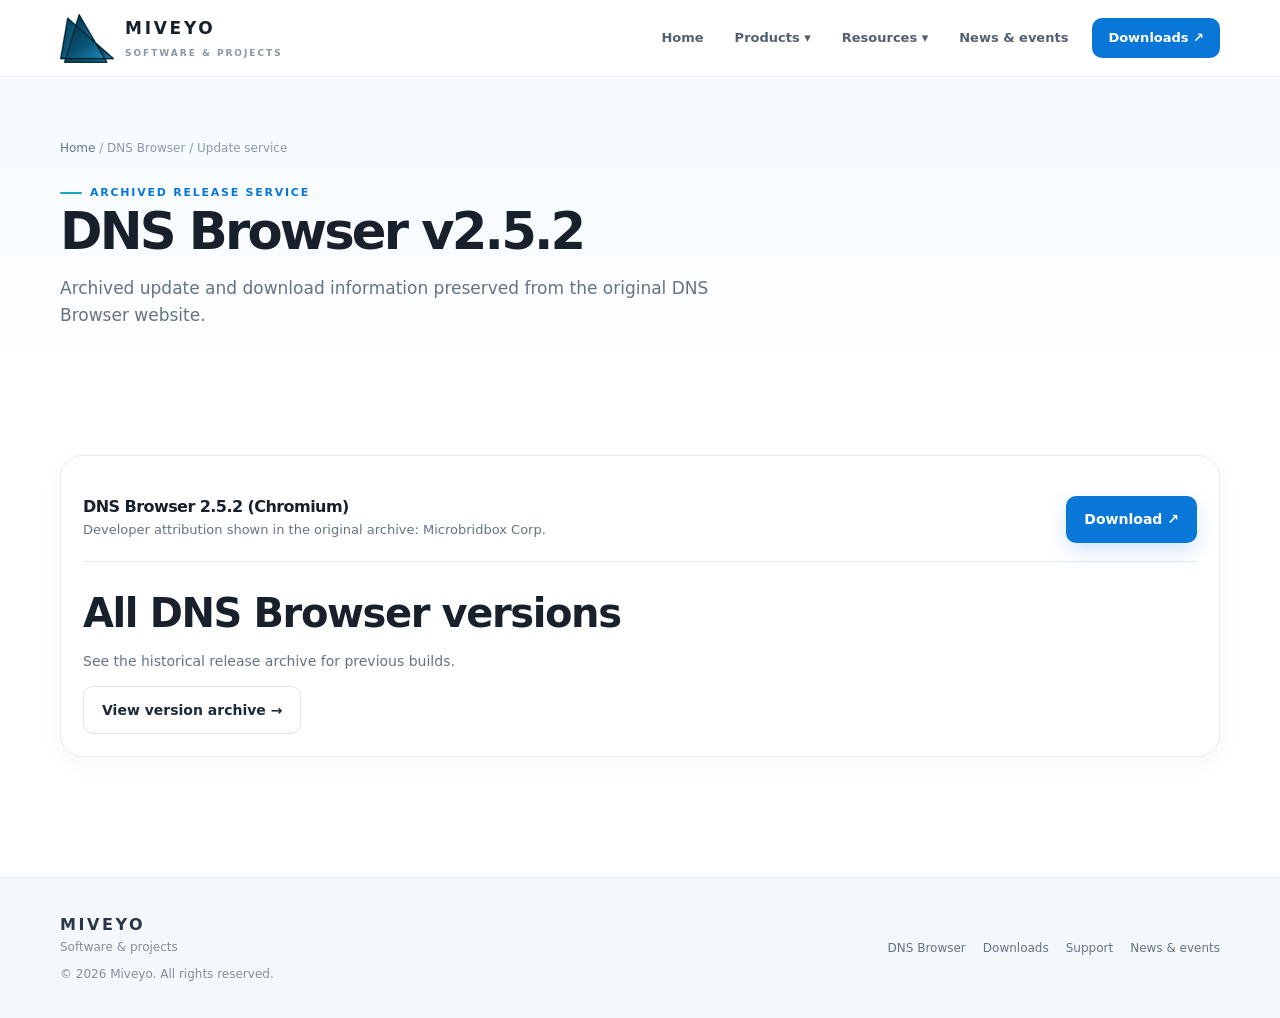
<file: dns-update-service.html>
<!doctype html>
<html lang="en">
    <head>
        <meta charset="utf-8">
        <meta name="viewport" content="width=device-width, initial-scale=1">
        <title>DNS Browser Update Service | Miveyo</title>
        <meta name="description" content="Archived DNS Browser 2.5.2 update and download information.">
        <meta name="theme-color" content="#ffffff">
        <link rel="stylesheet" href="assets/css/site.css">
        <link rel="icon" href="assets/images/dns-browser-logo.webp">
    </head>
    <body>
        <a class="skip" href="#main">Skip to content</a>
        <header class="site-header">
            <div class="container header-inner">
                <a class="brand" href="index.html" aria-label="Miveyo home"> <img src="assets/images/logo_notext_small.png" alt=""><span><span class="brand-name">MIVEYO</span><span class="brand-sub">SOFTWARE & PROJECTS</span></span> </a>
                <nav class="nav" aria-label="Primary navigation">
                    <a href="index.html">Home</a>
                    <details>
                        <summary>Products ▾</summary>
                        <div class="dropdown">
                            <a href="dns-browser.html">DNS Browser</a><a href="pc-optimizer.html">PC Optimizer</a><a href="quatnum-os.html">Quatnum OS</a>
                        </div>
                    </details>
                    <details>
                        <summary>Resources ▾</summary>
                        <div class="dropdown">
                            <a href="downloads.html">Download Center</a><a href="support.html">Support</a><a href="dns-browser-dev.html">DNS Browser Dev</a><a href="release-notes.html">Release notes</a>
                        </div>
                    </details>
                    <a href="event.html">News & events</a>
                    <a class="nav-cta" href="downloads.html">Downloads ↗</a>
                </nav>
                <details class="mobile-menu">
                    <summary>Menu ☰</summary>
                    <div class="mobile-links">
                        <a href="index.html">Home</a><a href="dns-browser.html">DNS Browser</a><a href="pc-optimizer.html">PC Optimizer</a><a href="quatnum-os.html">Quatnum OS</a><a href="downloads.html">Download Center</a><a href="support.html">Support</a><a href="event.html">News & events</a>
                    </div>
                </details>
            </div>
        </header>
        <main id="main">
            <section class="page-hero">
                <div class="container">
                    <div class="breadcrumb">
                        <a href="index.html">Home</a> / DNS Browser / Update service
                    </div>
                    <div class="eyebrow">Archived release service</div>
                    <h1>DNS Browser v2.5.2</h1>
                    <p>Archived update and download information preserved from the original DNS Browser website.</p>
                </div>
            </section>
            <section class="section">
                <div class="container card">
                    <div class="download-row">
                        <div>
                            <h3>DNS Browser 2.5.2 (Chromium)</h3>
                            <p>Developer attribution shown in the original archive: Microbridbox Corp.</p>
                        </div>
                        <a class="btn" target="_blank" href="https://www.mediafire.com/file/e8nw88s6onqak82/Setup.msi/file">Download ↗</a>
                    </div>
                    <h2 style="margin-top:28px">All DNS Browser versions</h2>
                    <p>See the historical release archive for previous builds.</p>
                    <a class="btn secondary" href="dns-browser-versions.html">View version archive →</a>
                </div>
            </section>
        </main>
        <footer>
            <div class="container footer-inner">
                <div>
                    <div class="footer-brand">MIVEYO</div>
                    <div class="footer-small">Software & projects</div>
                    <div class="footer-small" style="margin-top:8px">© 2026 Miveyo. All rights reserved.</div>
                </div>
                <div class="footer-links">
                    <a href="dns-browser.html">DNS Browser</a><a href="downloads.html">Downloads</a><a href="support.html">Support</a><a href="event.html">News & events</a>
                </div>
            </div>
        </footer>
        <script src="assets/js/site.js" defer></script>
    </body>
</html>
</file>
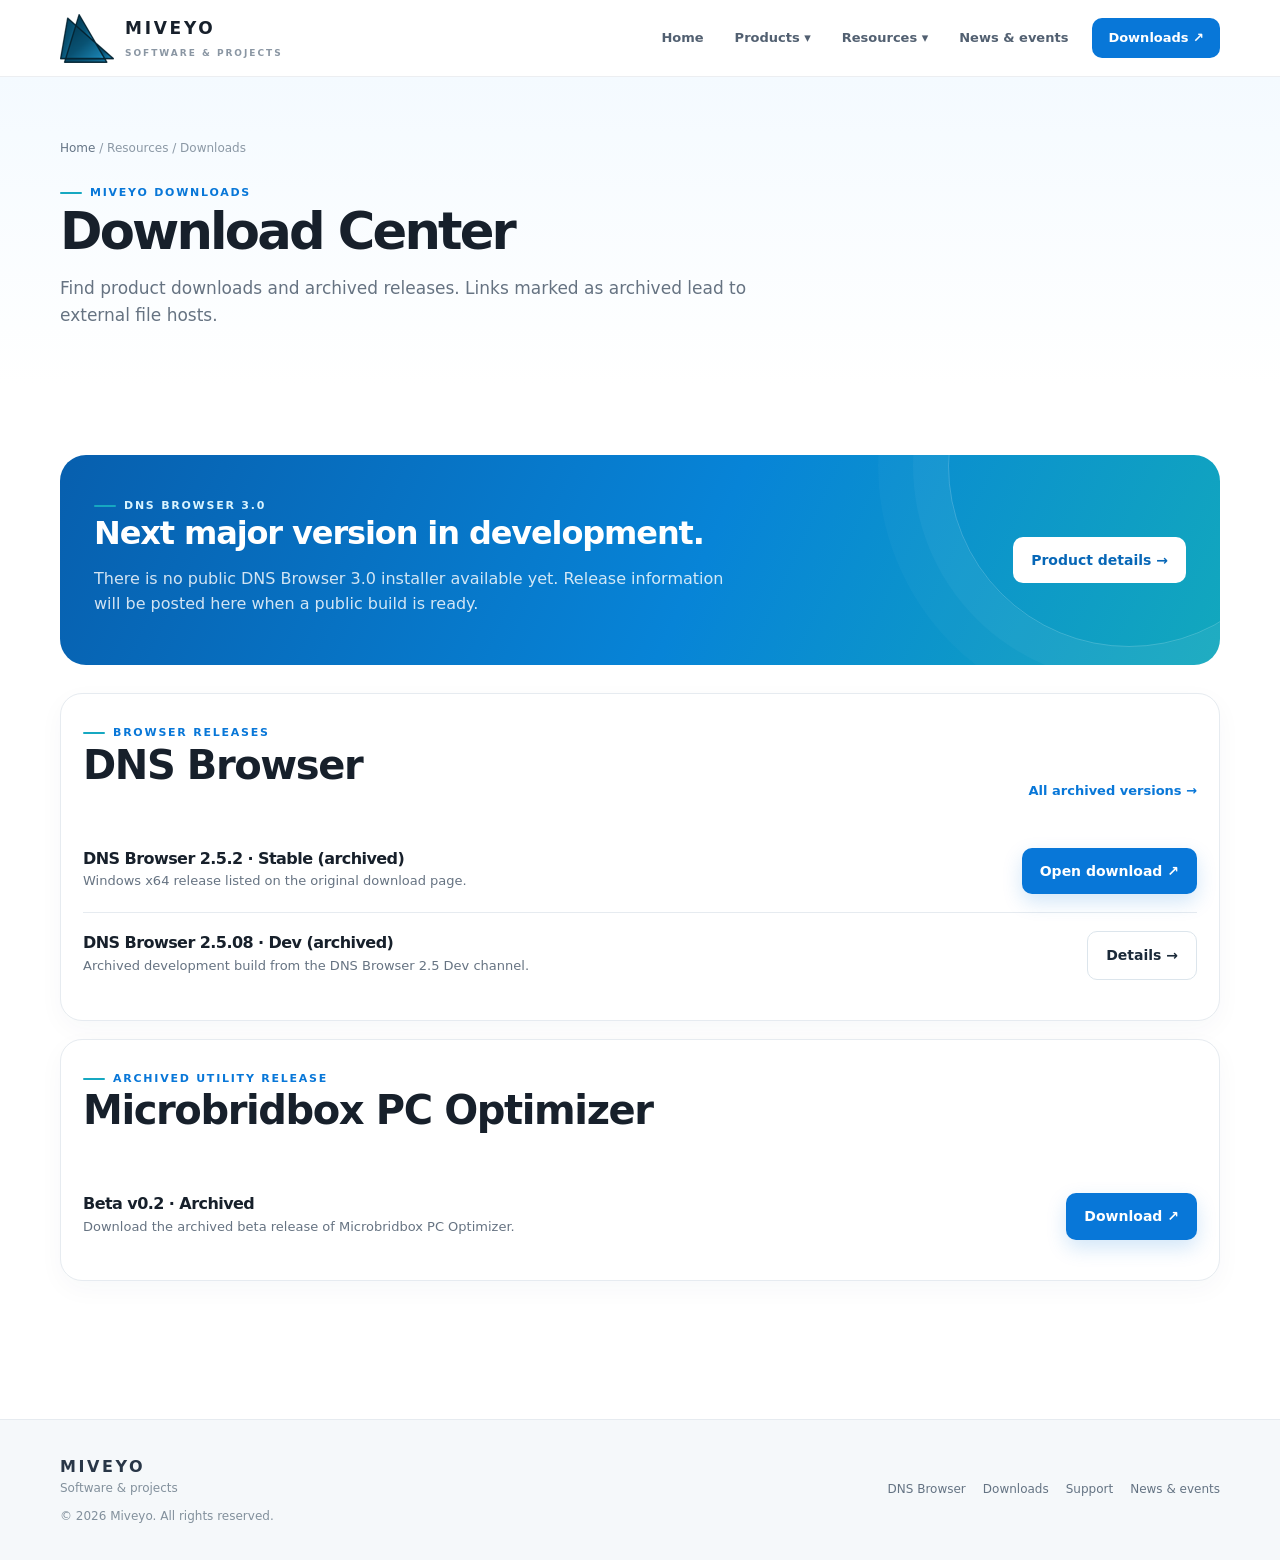
<file: downloads.html>
<!doctype html>
<html lang="en">
    <head>
        <meta charset="utf-8">
        <meta name="viewport" content="width=device-width, initial-scale=1">
        <title>Download Center | Miveyo</title>
        <meta name="description" content="Download links and release information for Miveyo products.">
        <meta name="theme-color" content="#ffffff">
        <link rel="stylesheet" href="assets/css/site.css">
        <link rel="icon" href="assets/images/dns-browser-logo.webp">
    </head>
    <body>
        <a class="skip" href="#main">Skip to content</a>
        <header class="site-header">
            <div class="container header-inner">
                <a class="brand" href="index.html" aria-label="Miveyo home"> <img src="assets/images/logo_notext_small.png" alt=""><span><span class="brand-name">MIVEYO</span><span class="brand-sub">SOFTWARE & PROJECTS</span></span> </a>
                <nav class="nav" aria-label="Primary navigation">
                    <a href="index.html">Home</a>
                    <details>
                        <summary>Products ▾</summary>
                        <div class="dropdown">
                            <a href="dns-browser.html">DNS Browser</a><a href="pc-optimizer.html">PC Optimizer</a><a href="quatnum-os.html">Quatnum OS</a>
                        </div>
                    </details>
                    <details>
                        <summary>Resources ▾</summary>
                        <div class="dropdown">
                            <a href="downloads.html">Download Center</a><a href="support.html">Support</a><a href="dns-browser-dev.html">DNS Browser Dev</a><a href="release-notes.html">Release notes</a>
                        </div>
                    </details>
                    <a href="event.html">News & events</a>
                    <a class="nav-cta" href="downloads.html">Downloads ↗</a>
                </nav>
                <details class="mobile-menu">
                    <summary>Menu ☰</summary>
                    <div class="mobile-links">
                        <a href="index.html">Home</a><a href="dns-browser.html">DNS Browser</a><a href="pc-optimizer.html">PC Optimizer</a><a href="quatnum-os.html">Quatnum OS</a><a href="downloads.html">Download Center</a><a href="support.html">Support</a><a href="event.html">News & events</a>
                    </div>
                </details>
            </div>
        </header>
        <main id="main">
            <section class="page-hero">
                <div class="container">
                    <div class="breadcrumb">
                        <a href="index.html">Home</a> / Resources / Downloads
                    </div>
                    <div class="eyebrow">Miveyo downloads</div>
                    <h1>Download Center</h1>
                    <p>Find product downloads and archived releases. Links marked as archived lead to external file hosts.</p>
                </div>
            </section>
            <section class="section">
                <div class="container">
                    <div class="feature-band" style="margin-bottom:28px">
                        <div>
                            <div class="eyebrow" style="color:#d9f4ff">DNS Browser 3.0</div>
                            <h2>Next major version in development.</h2>
                            <p>There is no public DNS Browser 3.0 installer available yet. Release information will be posted here when a public build is ready.</p>
                        </div>
                        <a class="btn" href="dns-browser.html">Product details &rarr;</a>
                    </div>
                    <div class="card" style="margin-bottom:18px">
                        <div class="section-head">
                            <div>
                                <div class="eyebrow">Browser releases</div>
                                <h2>DNS Browser</h2>
                            </div>
                            <a class="card-link" href="dns-browser-versions.html">All archived versions &rarr;</a>
                        </div>
                        <div class="download-row">
                            <div>
                                <h3>DNS Browser 2.5.2 &middot; Stable (archived)</h3>
                                <p>Windows x64 release listed on the original download page.</p>
                            </div>
                            <a class="btn" target="_blank" href="https://drive.google.com/file/d/1_NGS1-BrYzF1sS8vynFHhFF03t2FJ2j5/view">Open download &#8599;</a>
                        </div>
                        <div class="download-row">
                            <div>
                                <h3>DNS Browser 2.5.08 &middot; Dev (archived)</h3>
                                <p>Archived development build from the DNS Browser 2.5 Dev channel.</p>
                            </div>
                            <a class="btn secondary" href="dns-browser-dev.html">Details &rarr;</a>
                        </div>
                    </div>
                    <div class="card" style="margin-bottom:18px">
                        <div class="section-head">
                            <div>
                                <div class="eyebrow">Archived utility release</div>
                                <h2>Microbridbox PC Optimizer</h2>
                            </div>
                        </div>
                        <div class="download-row">
                            <div>
                                <h3>Beta v0.2 &middot; Archived</h3>
                                <p>Download the archived beta release of Microbridbox PC Optimizer.</p>
                            </div>
                            <a class="btn" target="_blank" rel="noopener noreferrer" href="https://drive.google.com/uc?export=download&amp;id=1s2XnRP0Ntymg-VB7gJkLpf1eeW3gp3qZ">Download &#8599;</a>
                        </div>
                    </div>
                </div>
            </section>
        </main>
        <footer>
            <div class="container footer-inner">
                <div>
                    <div class="footer-brand">MIVEYO</div>
                    <div class="footer-small">Software & projects</div>
                    <div class="footer-small" style="margin-top:8px">© 2026 Miveyo. All rights reserved.</div>
                </div>
                <div class="footer-links">
                    <a href="dns-browser.html">DNS Browser</a><a href="downloads.html">Downloads</a><a href="support.html">Support</a><a href="event.html">News & events</a>
                </div>
            </div>
        </footer>
        <script src="assets/js/site.js" defer></script>
    </body>
</html>
</file>
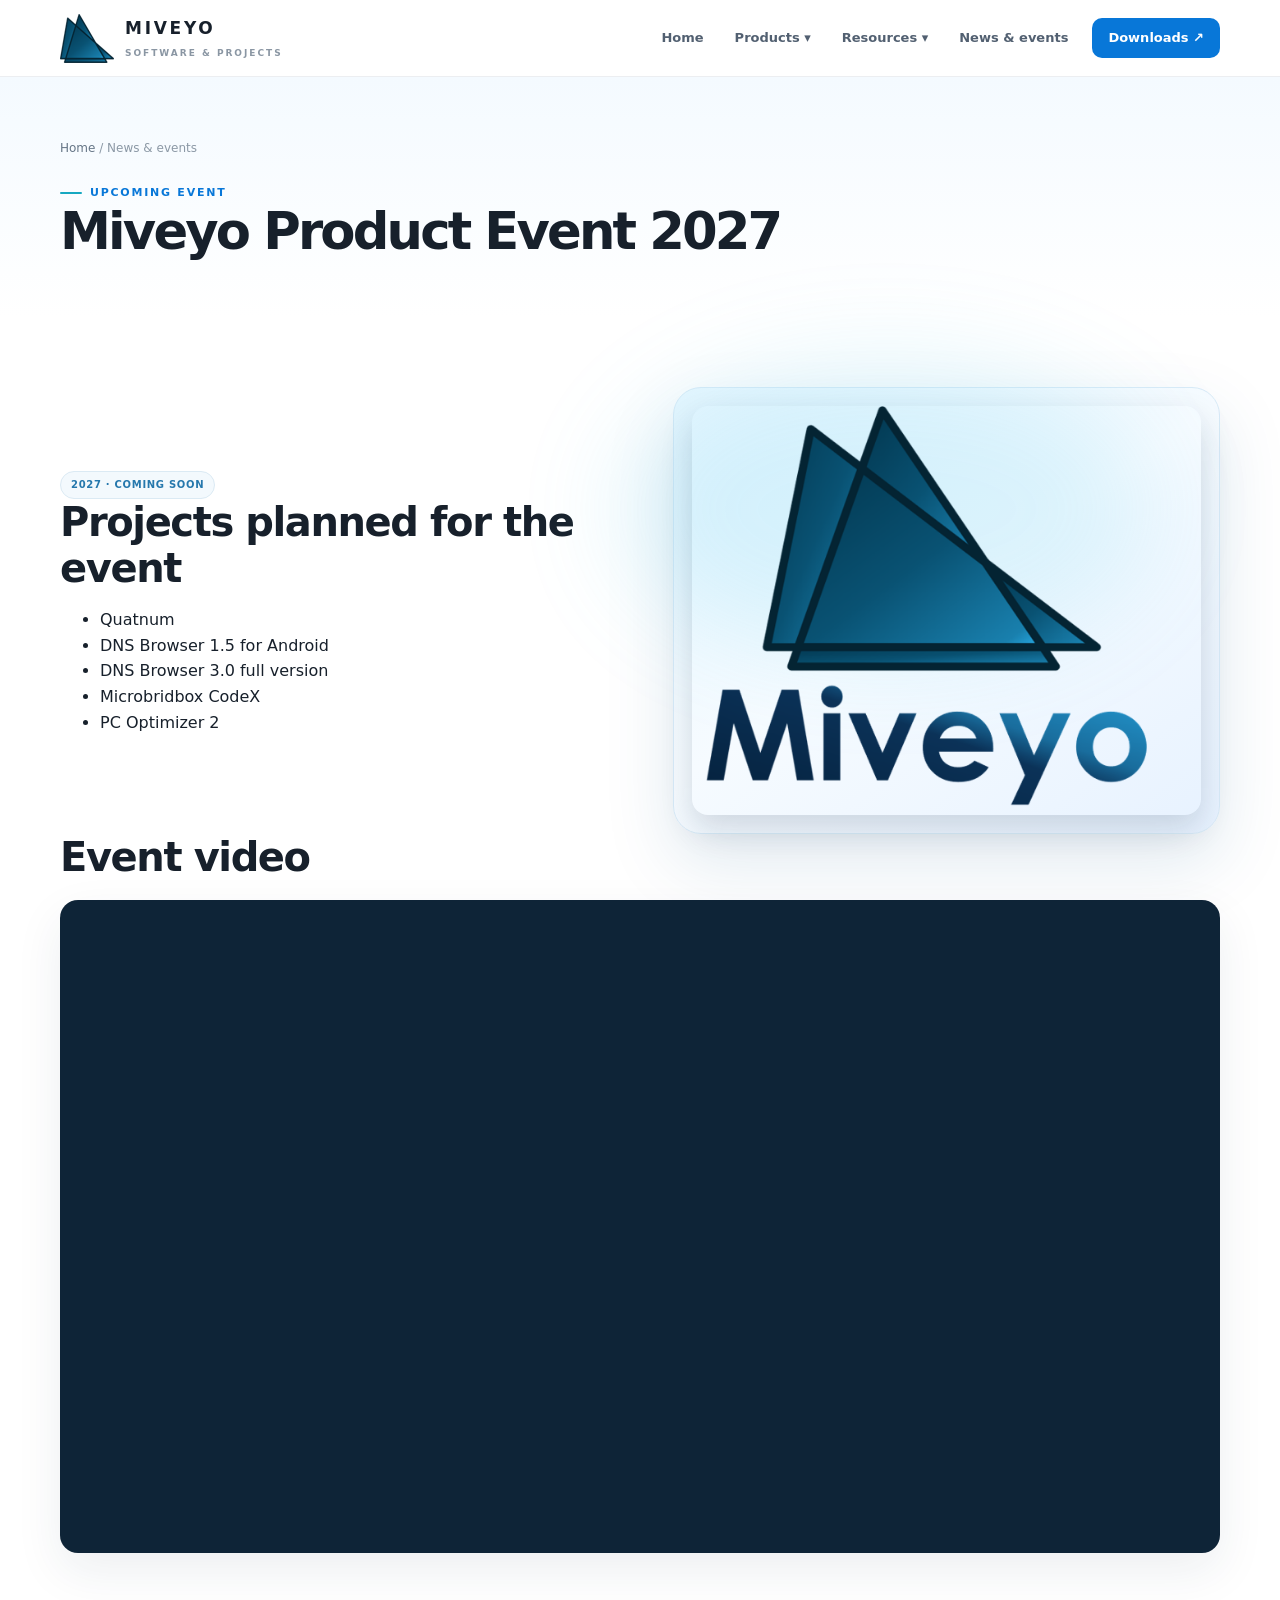
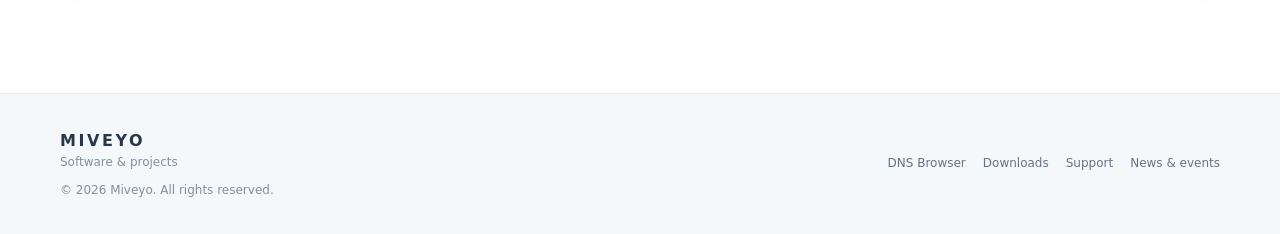
<file: event.html>
<!doctype html>
<html lang="en">
    <head>
        <meta charset="utf-8">
        <meta name="viewport" content="width=device-width, initial-scale=1">
        <title>News &amp; Events | Miveyo</title>
        <meta name="description" content="Information about the upcoming Miveyo Product Event and the projects planned for it.">
        <meta name="theme-color" content="#ffffff">
        <link rel="stylesheet" href="assets/css/site.css">
        <link rel="icon" href="assets/images/dns-browser-logo.webp">
    </head>
    <body>
        <a class="skip" href="#main">Skip to content</a>
        <header class="site-header">
            <div class="container header-inner">
                <a class="brand" href="index.html" aria-label="Miveyo home"> <img src="assets/images/logo_notext_small.png" alt=""><span><span class="brand-name">MIVEYO</span><span class="brand-sub">SOFTWARE & PROJECTS</span></span> </a>
                <nav class="nav" aria-label="Primary navigation">
                    <a href="index.html">Home</a>
                    <details>
                        <summary>Products ▾</summary>
                        <div class="dropdown">
                            <a href="dns-browser.html">DNS Browser</a><a href="pc-optimizer.html">PC Optimizer</a><a href="quatnum-os.html">Quatnum OS</a>
                        </div>
                    </details>
                    <details>
                        <summary>Resources ▾</summary>
                        <div class="dropdown">
                            <a href="downloads.html">Download Center</a><a href="support.html">Support</a><a href="dns-browser-dev.html">DNS Browser Dev</a><a href="release-notes.html">Release notes</a>
                        </div>
                    </details>
                    <a href="event.html">News & events</a>
                    <a class="nav-cta" href="downloads.html">Downloads ↗</a>
                </nav>
                <details class="mobile-menu">
                    <summary>Menu ☰</summary>
                    <div class="mobile-links">
                        <a href="index.html">Home</a><a href="dns-browser.html">DNS Browser</a><a href="pc-optimizer.html">PC Optimizer</a><a href="quatnum-os.html">Quatnum OS</a><a href="downloads.html">Download Center</a><a href="support.html">Support</a><a href="event.html">News & events</a>
                    </div>
                </details>
            </div>
        </header>
        <main id="main">
            <section class="page-hero">
                <div class="container">
                    <div class="breadcrumb">
                        <a href="index.html">Home</a> / News & events
                    </div>
                    <div class="eyebrow">Upcoming event</div>
                    <h1>Miveyo Product Event 2027</h1>
                </div>
            </section>
            <section class="section">
                <div class="container hero-grid">
                    <div>
                        <span class="pill">2027 · Coming soon</span>
                        <h2>Projects planned for the event</h2>
                        <ul>
                            <li>Quatnum</li>
                            <li>DNS Browser 1.5 for Android</li>
                            <li>DNS Browser 3.0 full version</li>
                            <li>Microbridbox CodeX</li>
                            <li>PC Optimizer 2</li>
                        </ul>
                    </div>
                    <div class="hero-art">
                        <img src="assets/images/logo_miText2.png" alt="Original product event artwork" data-pg-alt-review="image">
                    </div>
                </div>
                <div class="container">
                    <h2>Event video</h2>
                    <div class="video">
                        <iframe src="https://www.youtube.com/embed/GlnMWnnEDJo" title="Miveyo product event video" loading="lazy" allow="accelerometer; autoplay; clipboard-write; encrypted-media; gyroscope; picture-in-picture; web-share" allowfullscreen=""></iframe>
                    </div>
                </div>
            </section>
        </main>
        <footer>
            <div class="container footer-inner">
                <div>
                    <div class="footer-brand">MIVEYO</div>
                    <div class="footer-small">Software & projects</div>
                    <div class="footer-small" style="margin-top:8px">© 2026 Miveyo. All rights reserved.</div>
                </div>
                <div class="footer-links">
                    <a href="dns-browser.html">DNS Browser</a><a href="downloads.html">Downloads</a><a href="support.html">Support</a><a href="event.html">News & events</a>
                </div>
            </div>
        </footer>
        <script src="assets/js/site.js" defer></script>
    </body>
</html>
</file>
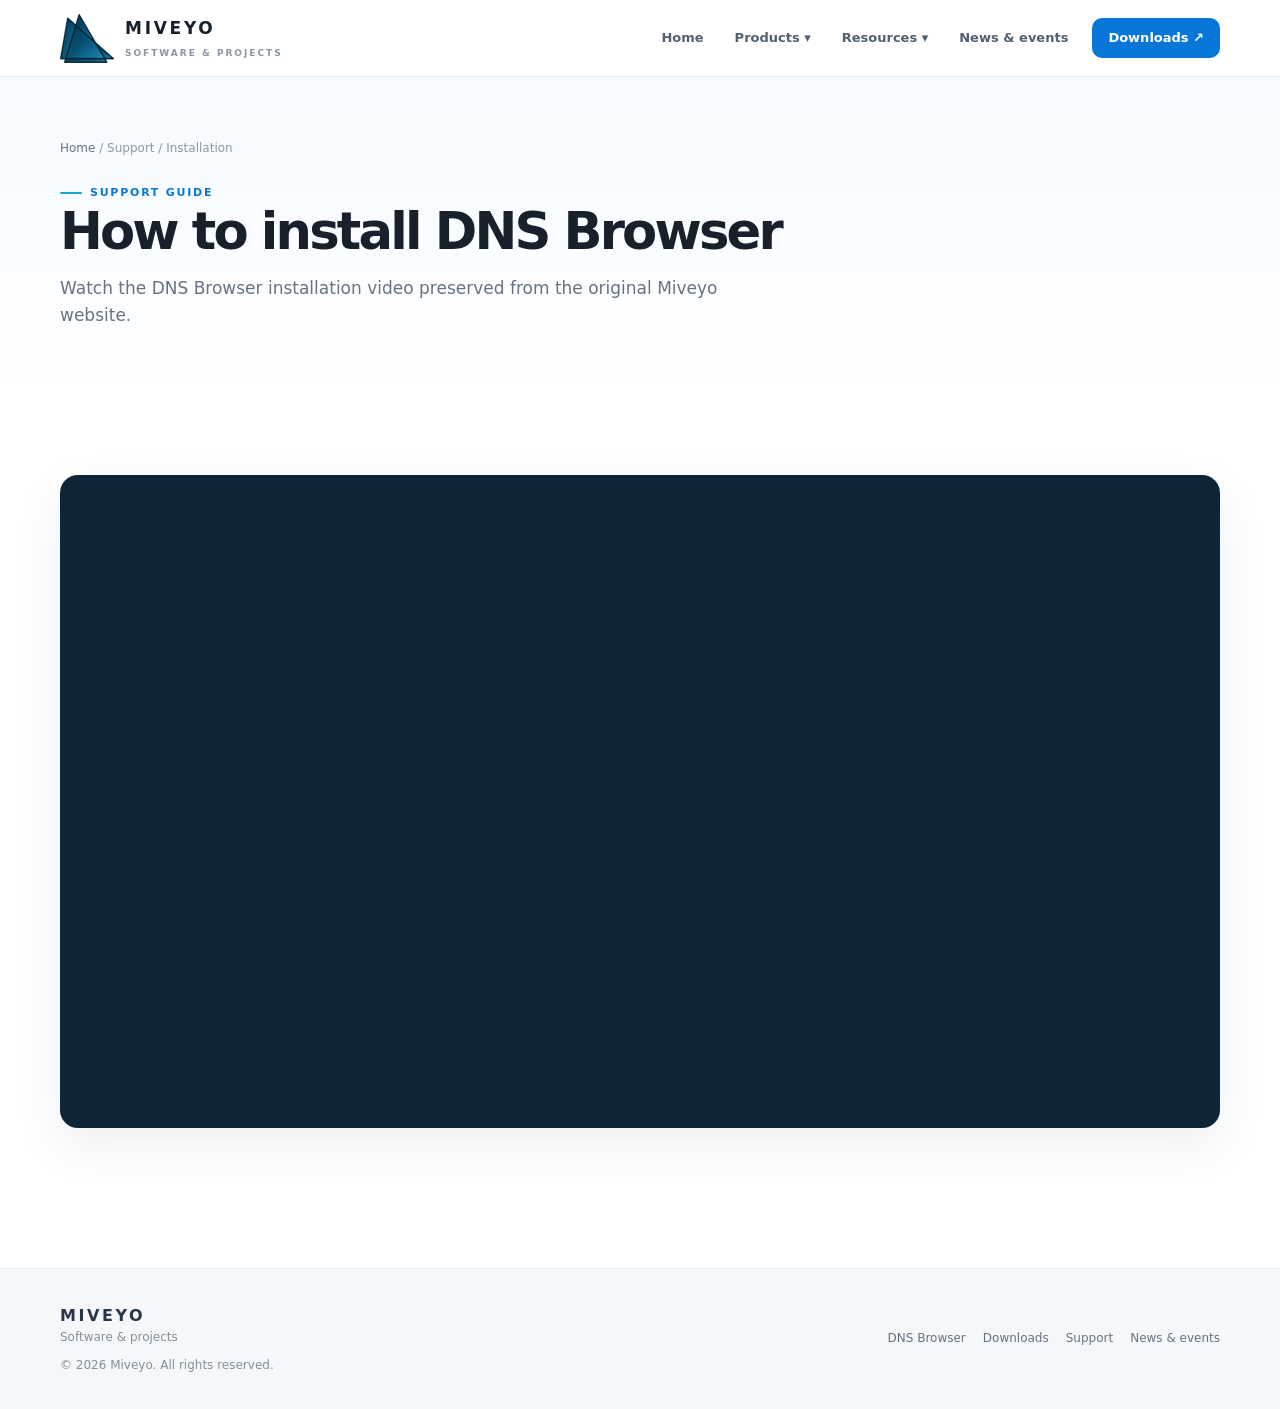
<file: install-dns-browser.html>
<!doctype html>
<html lang="en">
    <head>
        <meta charset="utf-8">
        <meta name="viewport" content="width=device-width, initial-scale=1">
        <title>Install DNS Browser | Miveyo</title>
        <meta name="description" content="Archived installation video for DNS Browser.">
        <meta name="theme-color" content="#ffffff">
        <link rel="stylesheet" href="assets/css/site.css">
        <link rel="icon" href="assets/images/dns-browser-logo.webp">
    </head>
    <body>
        <a class="skip" href="#main">Skip to content</a>
        <header class="site-header">
            <div class="container header-inner">
                <a class="brand" href="index.html" aria-label="Miveyo home"> <img src="assets/images/logo_notext_small.png" alt=""><span><span class="brand-name">MIVEYO</span><span class="brand-sub">SOFTWARE & PROJECTS</span></span> </a>
                <nav class="nav" aria-label="Primary navigation">
                    <a href="index.html">Home</a>
                    <details>
                        <summary>Products ▾</summary>
                        <div class="dropdown">
                            <a href="dns-browser.html">DNS Browser</a><a href="pc-optimizer.html">PC Optimizer</a><a href="quatnum-os.html">Quatnum OS</a>
                        </div>
                    </details>
                    <details>
                        <summary>Resources ▾</summary>
                        <div class="dropdown">
                            <a href="downloads.html">Download Center</a><a href="support.html">Support</a><a href="dns-browser-dev.html">DNS Browser Dev</a><a href="release-notes.html">Release notes</a>
                        </div>
                    </details>
                    <a href="event.html">News & events</a>
                    <a class="nav-cta" href="downloads.html">Downloads ↗</a>
                </nav>
                <details class="mobile-menu">
                    <summary>Menu ☰</summary>
                    <div class="mobile-links">
                        <a href="index.html">Home</a><a href="dns-browser.html">DNS Browser</a><a href="pc-optimizer.html">PC Optimizer</a><a href="quatnum-os.html">Quatnum OS</a><a href="downloads.html">Download Center</a><a href="support.html">Support</a><a href="event.html">News & events</a>
                    </div>
                </details>
            </div>
        </header>
        <main id="main">
            <section class="page-hero">
                <div class="container">
                    <div class="breadcrumb">
                        <a href="index.html">Home</a> / Support / Installation
                    </div>
                    <div class="eyebrow">Support guide</div>
                    <h1>How to install DNS Browser</h1>
                    <p>Watch the DNS Browser installation video preserved from the original Miveyo website.</p>
                </div>
            </section>
            <section class="section">
                <div class="container">
                    <div class="video">
                        <iframe src="https://www.youtube.com/embed/J98BuGwVlpc" title="How to install DNS Browser" loading="lazy" allow="accelerometer; autoplay; clipboard-write; encrypted-media; gyroscope; picture-in-picture; web-share" allowfullscreen></iframe>
                    </div>
                </div>
            </section>
        </main>
        <footer>
            <div class="container footer-inner">
                <div>
                    <div class="footer-brand">MIVEYO</div>
                    <div class="footer-small">Software & projects</div>
                    <div class="footer-small" style="margin-top:8px">© 2026 Miveyo. All rights reserved.</div>
                </div>
                <div class="footer-links">
                    <a href="dns-browser.html">DNS Browser</a><a href="downloads.html">Downloads</a><a href="support.html">Support</a><a href="event.html">News & events</a>
                </div>
            </div>
        </footer>
        <script src="assets/js/site.js" defer></script>
    </body>
</html>
</file>
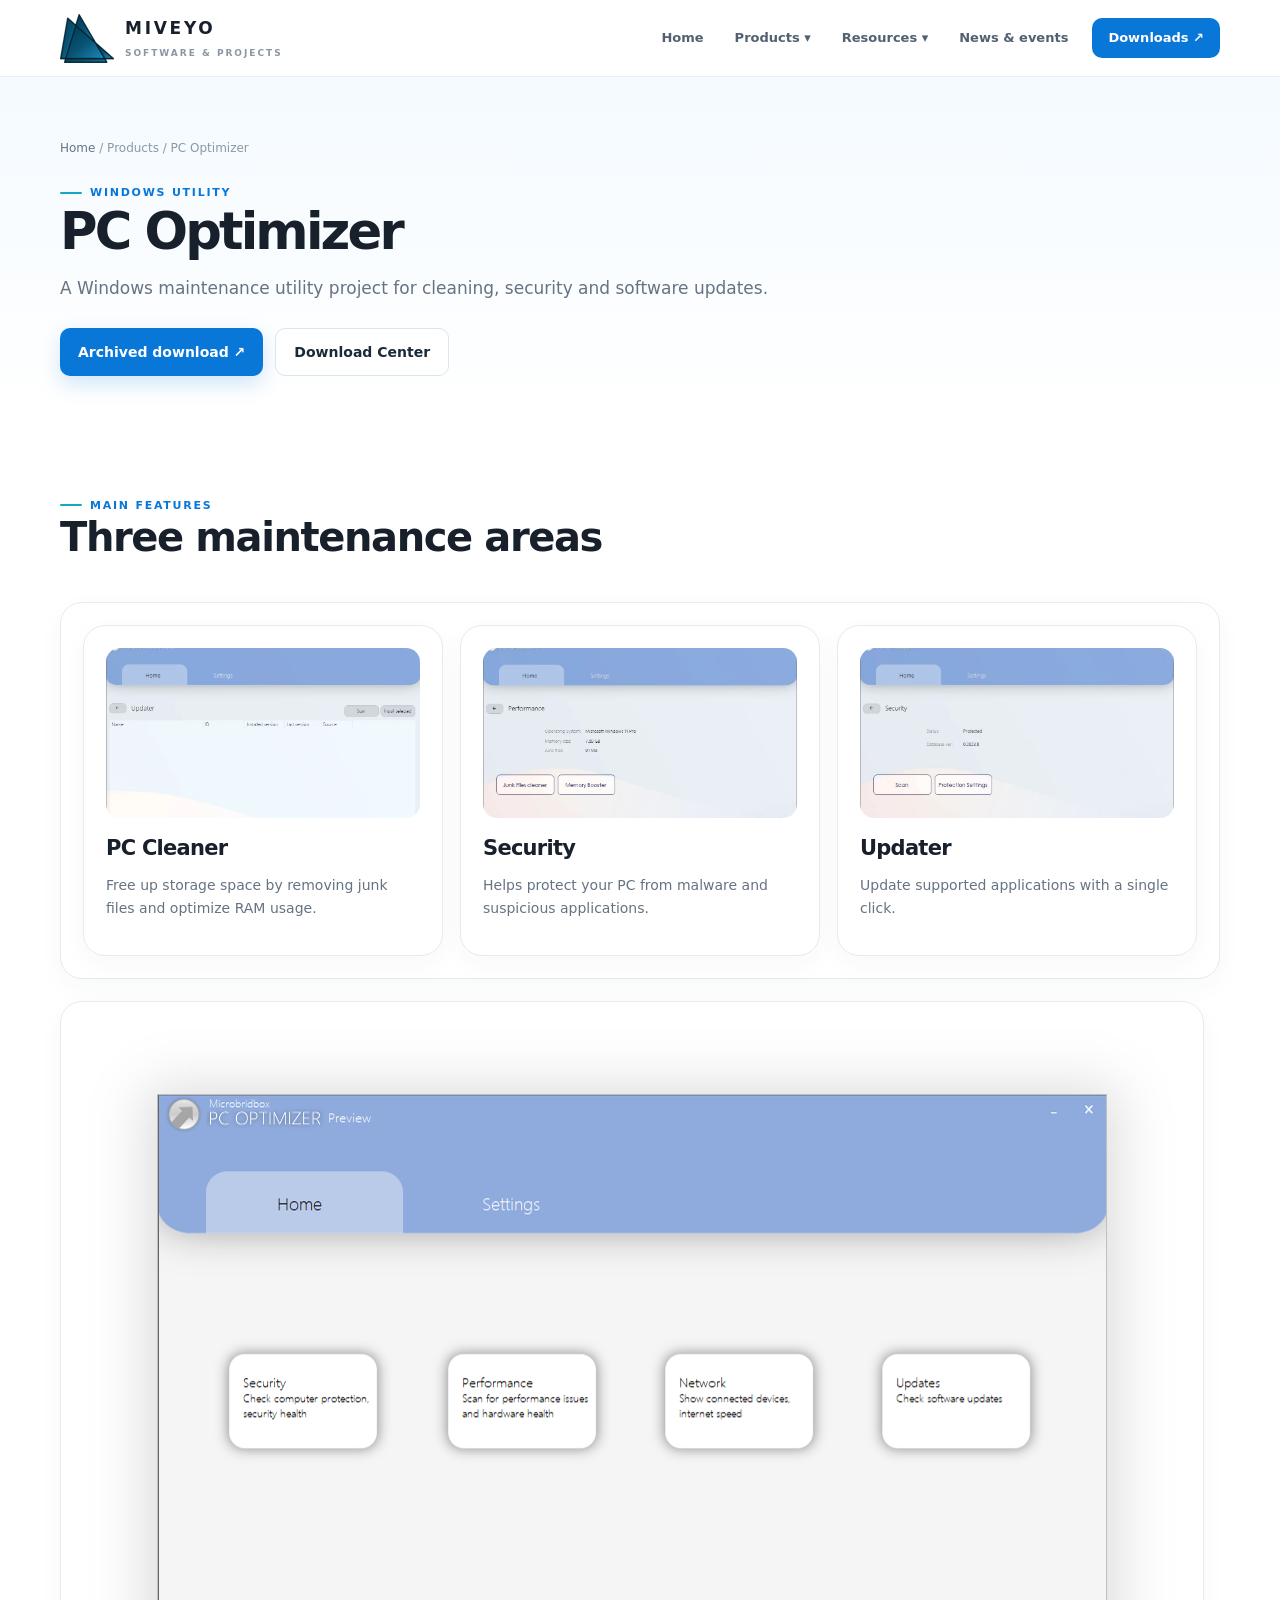
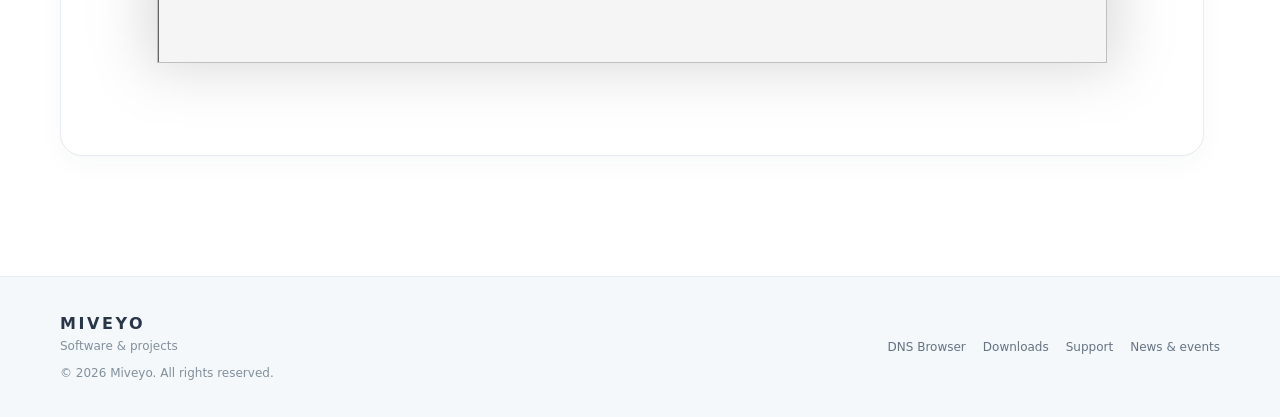
<file: pc-optimizer.html>
<!doctype html>
<html lang="en">
    <head>
        <meta charset="utf-8">
        <meta name="viewport" content="width=device-width, initial-scale=1">
        <title>PC Optimizer | Miveyo</title>
        <meta name="description" content="Miveyo PC Optimizer project overview, features and archived download.">
        <meta name="theme-color" content="#ffffff">
        <link rel="stylesheet" href="assets/css/site.css">
        <link rel="icon" href="assets/images/dns-browser-logo.webp">
    </head>
    <body>
        <a class="skip" href="#main">Skip to content</a>
        <header class="site-header">
            <div class="container header-inner">
                <a class="brand" href="index.html" aria-label="Miveyo home"> <img src="assets/images/logo_notext_small.png" alt=""><span><span class="brand-name">MIVEYO</span><span class="brand-sub">SOFTWARE & PROJECTS</span></span> </a>
                <nav class="nav" aria-label="Primary navigation">
                    <a href="index.html">Home</a>
                    <details>
                        <summary>Products ▾</summary>
                        <div class="dropdown">
                            <a href="dns-browser.html">DNS Browser</a><a href="pc-optimizer.html">PC Optimizer</a><a href="quatnum-os.html">Quatnum OS</a>
                        </div>
                    </details>
                    <details>
                        <summary>Resources ▾</summary>
                        <div class="dropdown">
                            <a href="downloads.html">Download Center</a><a href="support.html">Support</a><a href="dns-browser-dev.html">DNS Browser Dev</a><a href="release-notes.html">Release notes</a>
                        </div>
                    </details>
                    <a href="event.html">News & events</a>
                    <a class="nav-cta" href="downloads.html">Downloads ↗</a>
                </nav>
                <details class="mobile-menu">
                    <summary>Menu ☰</summary>
                    <div class="mobile-links">
                        <a href="index.html">Home</a><a href="dns-browser.html">DNS Browser</a><a href="pc-optimizer.html">PC Optimizer</a><a href="quatnum-os.html">Quatnum OS</a><a href="downloads.html">Download Center</a><a href="support.html">Support</a><a href="event.html">News & events</a>
                    </div>
                </details>
            </div>
        </header>
        <main id="main">
            <section class="page-hero">
                <div class="container">
                    <div class="breadcrumb">
                        <a href="index.html">Home</a> / Products / PC Optimizer
                    </div>
                    <div class="eyebrow">Windows utility</div>
                    <h1>PC Optimizer</h1>
                    <p>A Windows maintenance utility project for cleaning, security and software updates.</p>
                    <div class="hero-actions">
                        <a class="btn" href="https://drive.google.com/uc?export=download&id=1s2XnRP0Ntymg-VB7gJkLpf1eeW3gp3qZ" target="_blank">Archived download ↗</a><a class="btn secondary" href="downloads.html">Download Center</a>
                    </div>
                </div>
            </section>
            <section class="section">
                <div class="container">
                    <div class="section-head">
                        <div>
                            <div class="eyebrow">Main features</div>
                            <h2>Three maintenance areas</h2>
                        </div>
                        <p></p>
                    </div>
                    <div class="card grid three">
                        <article class="card">
                            <img class="card-img" src="assets/images/pc-optimizer-cleaner.webp" alt="PC Cleaner interface">
                            <h3>PC Cleaner</h3>
                            <p>Free up storage space by removing junk files and optimize RAM usage.</p>
                        </article>
                        <article class="card" style="grid-area:1 / 2 / 2 / 3;">
                            <img class="card-img" src="assets/images/pc-optimizer-security.webp" alt="PC Optimizer security interface">
                            <h3>Security</h3>
                            <p>Helps protect your PC from malware and suspicious applications.</p>
                        </article>
                        <article class="card" style="grid-area:1 / 3 / 2 / 4;">
                            <img class="card-img" src="assets/images/pc-optimizer-updater.webp" alt="PC Optimizer updater interface">
                            <h3>Updater</h3>
                            <p>Update supported applications with a single click.</p>
                        </article>
                    </div>
                    <div style="margin-top:22px">
                        <img src="assets/images/pc%20optimizer%20ui.png" alt="PC Optimizer main interface" data-pg-alt-review="image" class="card">
                    </div>
                </div>
            </section>
        </main>
        <footer>
            <div class="container footer-inner">
                <div>
                    <div class="footer-brand">MIVEYO</div>
                    <div class="footer-small">Software & projects</div>
                    <div class="footer-small" style="margin-top:8px">© 2026 Miveyo. All rights reserved.</div>
                </div>
                <div class="footer-links">
                    <a href="dns-browser.html">DNS Browser</a><a href="downloads.html">Downloads</a><a href="support.html">Support</a><a href="event.html">News & events</a>
                </div>
            </div>
        </footer>
        <script src="assets/js/site.js" defer></script>
    </body>
</html>
</file>
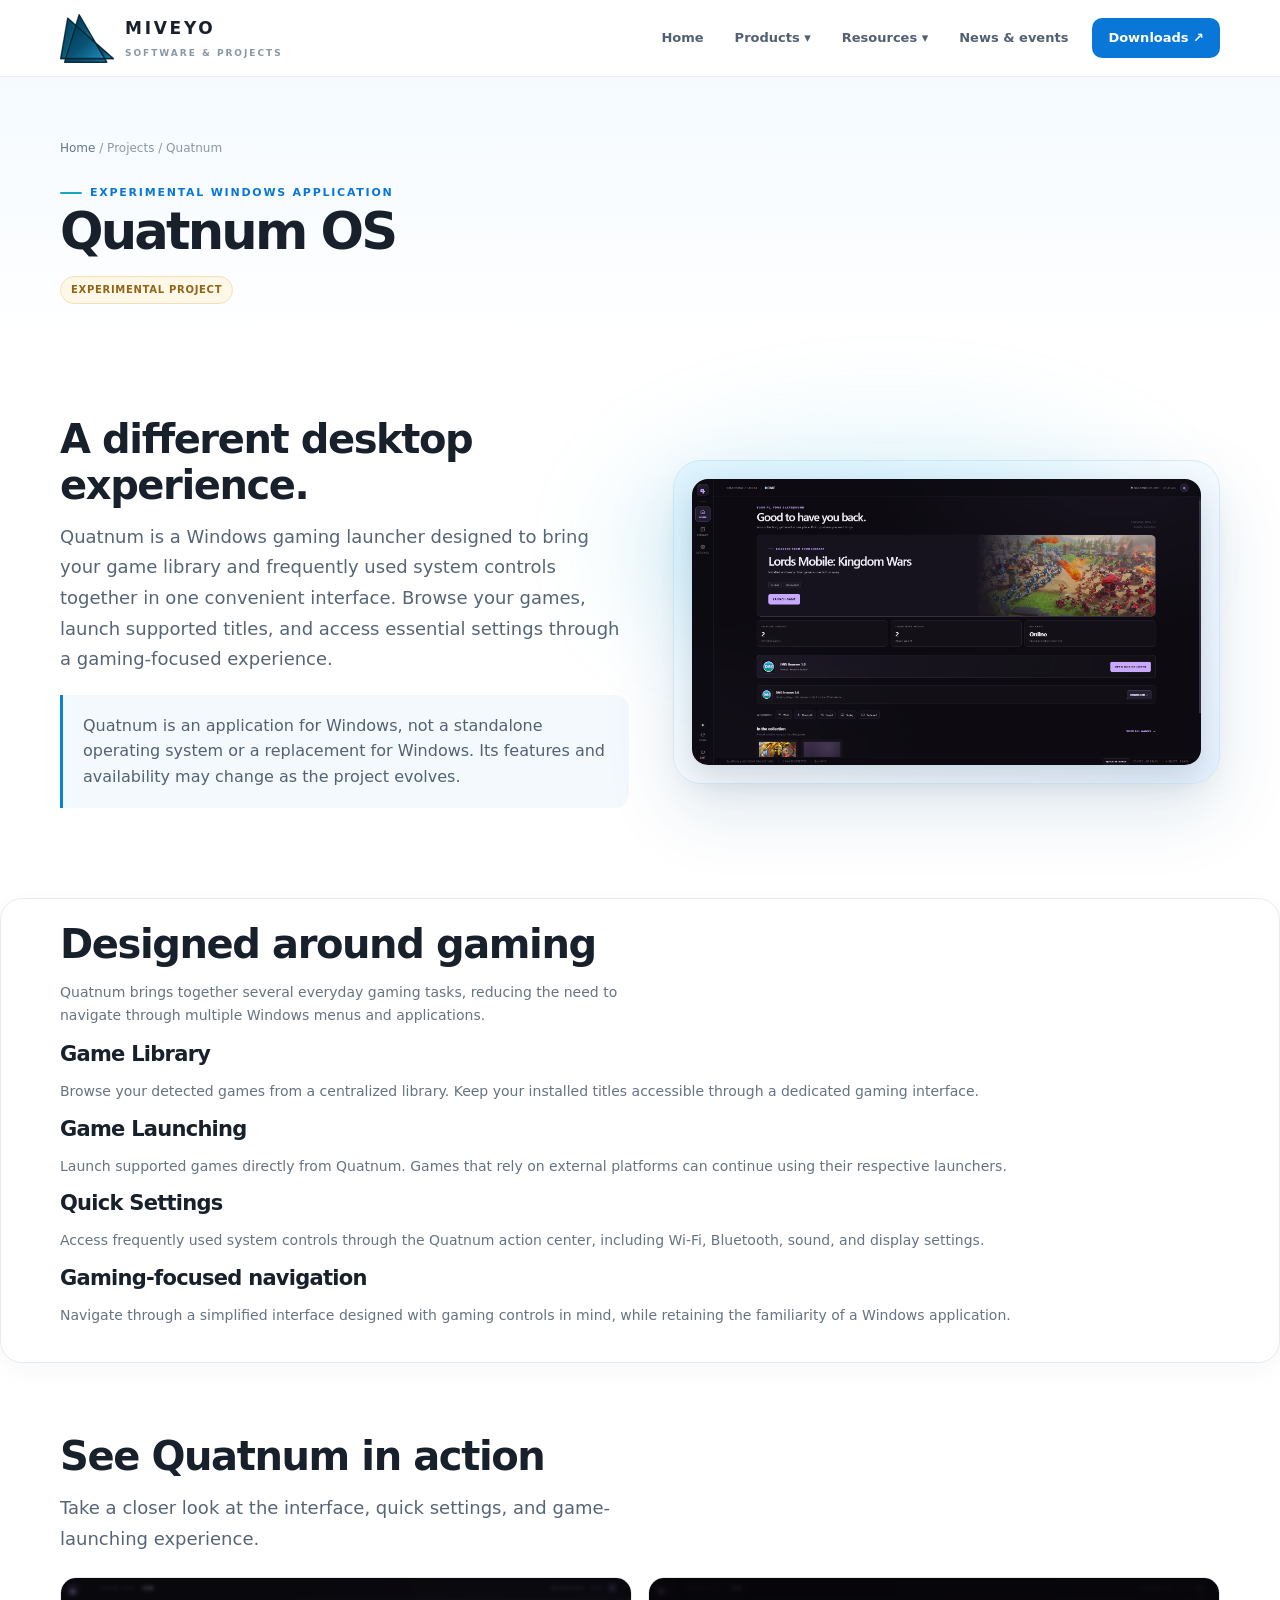
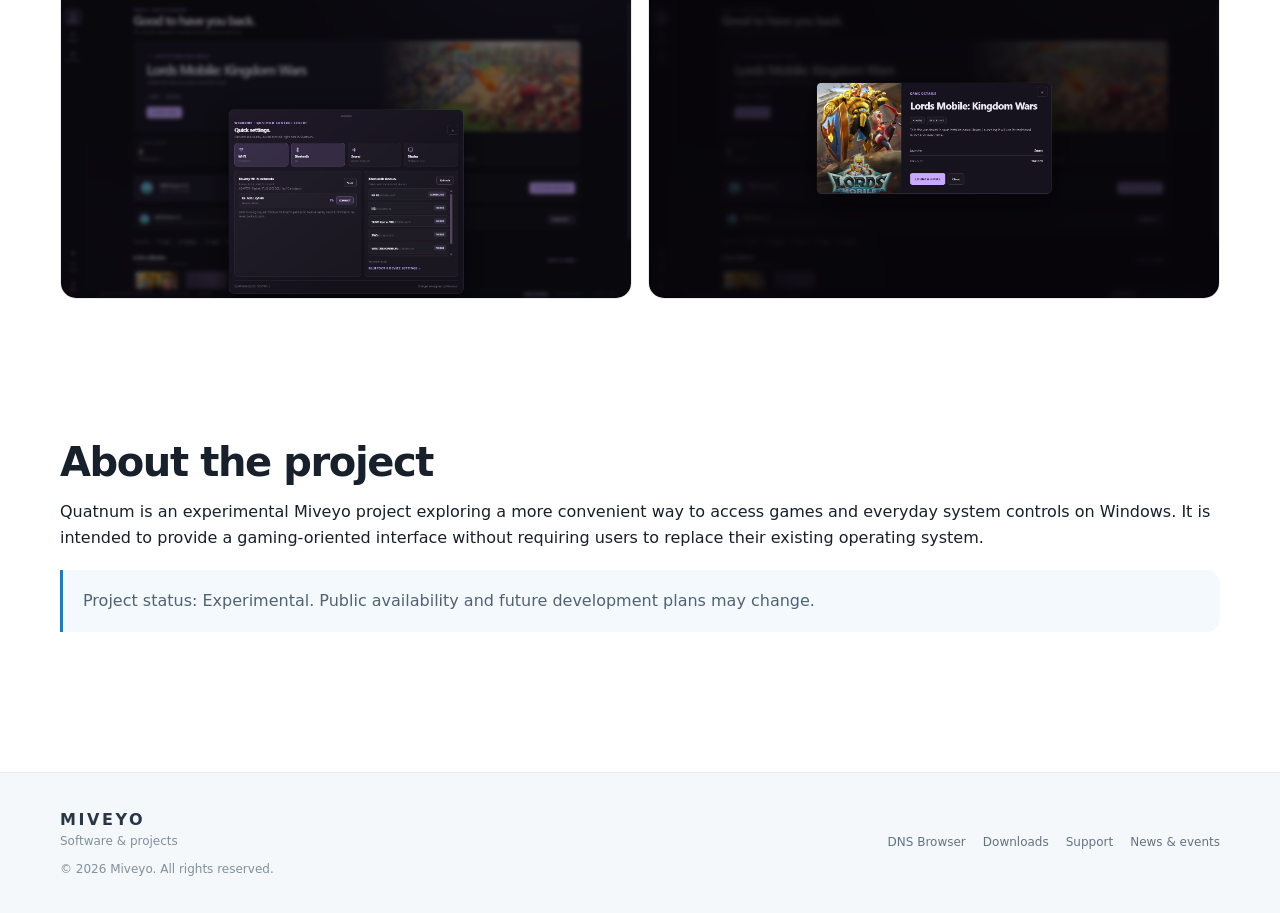
<file: quatnum-os.html>
<!doctype html>
<html lang="en">
    <head>
        <meta charset="utf-8">
        <meta name="viewport" content="width=device-width, initial-scale=1">
        <title>Quatnum OS | Miveyo</title>
        <meta name="description" content="Discover Quatnum, an experimental Windows gaming launcher that brings your game library and essential system controls together in one interface.">
        <meta name="theme-color" content="#ffffff">
        <link rel="stylesheet" href="assets/css/site.css">
        <link rel="icon" href="assets/images/dns-browser-logo.webp">
    </head>
    <body>
        <a class="skip" href="#main">Skip to content</a>
        <header class="site-header">
            <div class="container header-inner">
                <a class="brand" href="index.html" aria-label="Miveyo home"> <img src="assets/images/logo_notext_small.png" alt=""> <span> <span class="brand-name">MIVEYO</span> <span class="brand-sub">SOFTWARE & PROJECTS</span> </span> </a>
                <nav class="nav" aria-label="Primary navigation">
                    <a href="index.html">Home</a>
                    <details>
                        <summary>Products ▾</summary>
                        <div class="dropdown">
                            <a href="dns-browser.html">DNS Browser</a>
                            <a href="pc-optimizer.html">PC Optimizer</a>
                            <a href="quatnum-os.html">Quatnum OS</a>
                        </div>
                    </details>
                    <details>
                        <summary>Resources ▾</summary>
                        <div class="dropdown">
                            <a href="downloads.html">Download Center</a>
                            <a href="support.html">Support</a>
                            <a href="dns-browser-dev.html">DNS Browser Dev</a>
                            <a href="release-notes.html">Release notes</a>
                        </div>
                    </details>
                    <a href="event.html">News & events</a>
                    <a class="nav-cta" href="downloads.html">Downloads ↗</a>
                </nav>
                <details class="mobile-menu">
                    <summary>Menu ☰</summary>
                    <div class="mobile-links">
                        <a href="index.html">Home</a>
                        <a href="dns-browser.html">DNS Browser</a>
                        <a href="pc-optimizer.html">PC Optimizer</a>
                        <a href="quatnum-os.html">Quatnum OS</a>
                        <a href="downloads.html">Download Center</a>
                        <a href="support.html">Support</a>
                        <a href="event.html">News & events</a>
                    </div>
                </details>
            </div>
        </header>
        <main id="main">
            <!-- Page introduction -->
            <section class="page-hero">
                <div class="container">
                    <div class="breadcrumb">
                        <a href="index.html">Home</a> / Projects / Quatnum
                    </div>
                    <div class="eyebrow">Experimental Windows application</div>
                    <h1>Quatnum OS</h1>
                    <span class="pill soon">Experimental project</span>
                </div>
            </section>
            <!-- Main introduction and preview -->
            <section class="section">
                <div class="container hero-grid">
                    <div>
                        <h2>A different desktop experience.</h2>
                        <p class="lead">
                            Quatnum is a Windows gaming launcher designed to bring your game library and frequently used system controls together in one convenient interface.
                            Browse your games, launch supported titles, and access essential settings through a gaming-focused experience. </p>
                        <p class="callout">
                            Quatnum is an application for Windows, not a standalone operating system or a replacement for Windows.
                            Its features and availability may change as the project evolves. </p>
                    </div>
                    <div class="hero-art">
                        <img src="assets/images/quatnumOS%20UI.png" alt="Quatnum main interface showing its gaming launcher dashboard" data-pg-alt-review="image">
                    </div>
                </div>
            </section>
            <!-- Features -->
            <section class="card section">
                <div class="container">
                    <h2>Designed around gaming</h2>
                    <p class="lead">
                        Quatnum brings together several everyday gaming tasks, reducing the need to navigate through multiple Windows menus and applications. </p>
                    <h3>Game Library</h3>
                    <p>
                        Browse your detected games from a centralized library.
                        Keep your installed titles accessible through a dedicated gaming interface. </p>
                    <h3>Game Launching</h3>
                    <p>
                        Launch supported games directly from Quatnum.
                        Games that rely on external platforms can continue using their respective launchers. </p>
                    <h3>Quick Settings</h3>
                    <p>
                        Access frequently used system controls through the Quatnum action center, including Wi-Fi, Bluetooth, sound, and display settings. </p>
                    <h3>Gaming-focused navigation</h3>
                    <p>
                        Navigate through a simplified interface designed with gaming controls in mind, while retaining the familiarity of a Windows application. </p>
                </div>
            </section>
            <!-- Screenshots -->
            <section class="section">
                <div class="container">
                    <h2>See Quatnum in action</h2>
                    <p class="lead">
                        Take a closer look at the interface, quick settings, and game-launching experience. </p>
                </div>
                <div class="container screenshot-grid">
                    <img src="assets/images/Quatnum%20action%20center.png" alt="Quatnum action center displaying quick system settings" data-pg-alt-review="image">
                    <img src="assets/images/quatnum%20launch%20a%20game%20example.png" alt="Example of launching a game through Quatnum" data-pg-alt-review="image">
                </div>
            </section>
            <!-- Project status -->
            <section class="section">
                <div class="container">
                    <h2>About the project</h2>
                    <p>
                        Quatnum is an experimental Miveyo project exploring a more convenient way to access games and everyday system controls on Windows.
                        It is intended to provide a gaming-oriented interface without requiring users to replace their existing operating system. </p>
                    <p class="callout">
                        Project status: Experimental. Public availability and future development plans may change. </p>
                </div>
            </section>
        </main>
        <footer>
            <div class="container footer-inner">
                <div>
                    <div class="footer-brand">MIVEYO</div>
                    <div class="footer-small">Software & projects</div>
                    <div class="footer-small" style="margin-top:8px">
                        © 2026 Miveyo. All rights reserved.
</div>
                </div>
                <div class="footer-links">
                    <a href="dns-browser.html">DNS Browser</a>
                    <a href="downloads.html">Downloads</a>
                    <a href="support.html">Support</a>
                    <a href="event.html">News & events</a>
                </div>
            </div>
        </footer>
        <script src="assets/js/site.js" defer></script>
    </body>
</html>
</file>
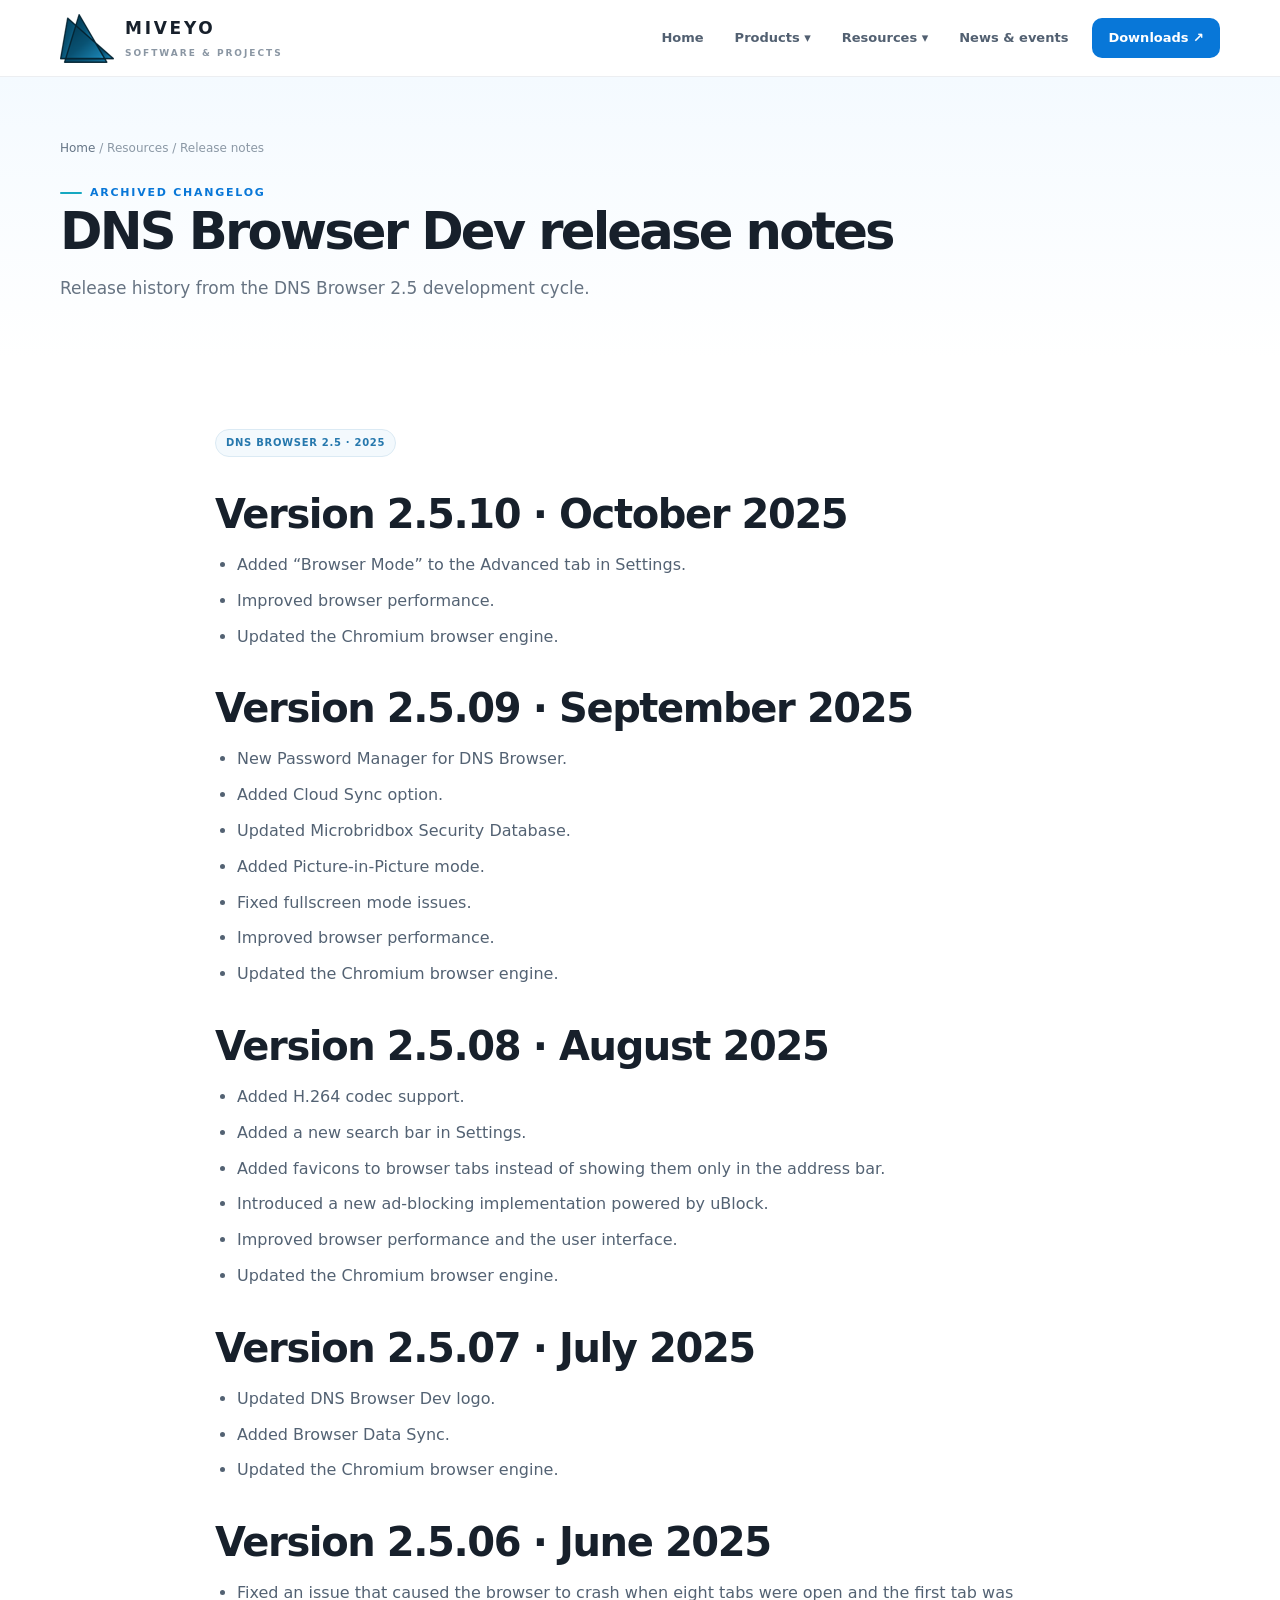
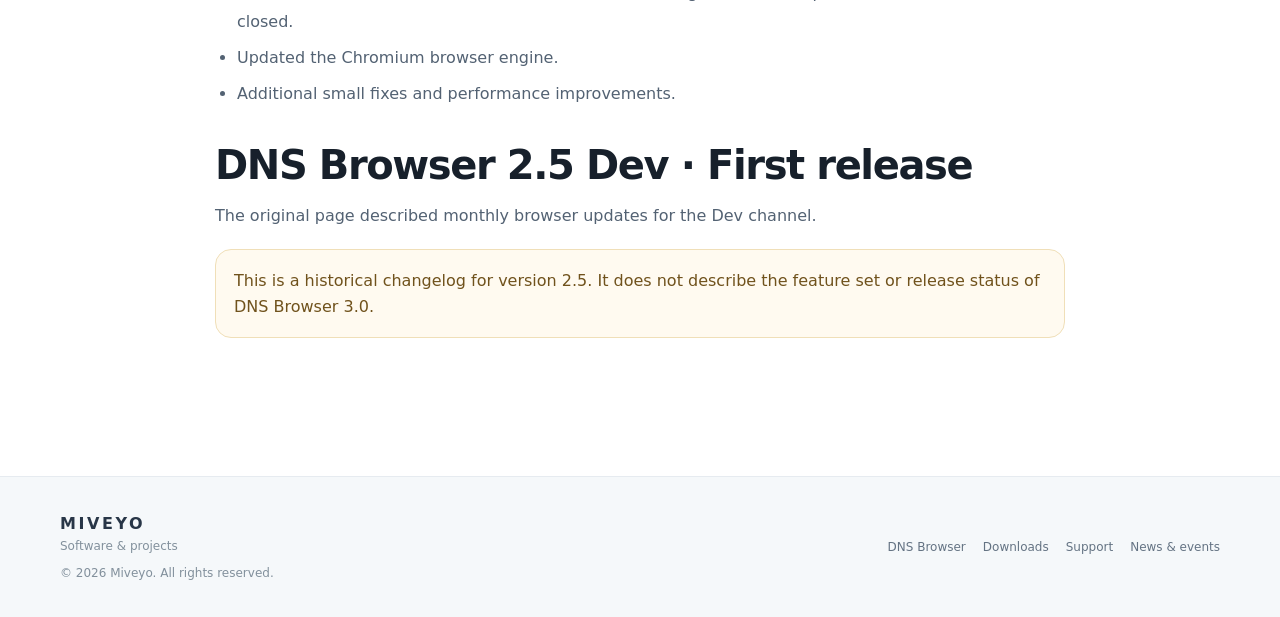
<file: release-notes.html>
<!doctype html>
<html lang="en">
    <head>
        <meta charset="utf-8">
        <meta name="viewport" content="width=device-width, initial-scale=1">
        <title>DNS Browser Release Notes | Miveyo</title>
        <meta name="description" content="Archived DNS Browser 2.5 development release notes.">
        <meta name="theme-color" content="#ffffff">
        <link rel="stylesheet" href="assets/css/site.css">
        <link rel="icon" href="assets/images/dns-browser-logo.webp">
    </head>
    <body>
        <a class="skip" href="#main">Skip to content</a>
        <header class="site-header">
            <div class="container header-inner">
                <a class="brand" href="index.html" aria-label="Miveyo home"> <img src="assets/images/logo_notext_small.png" alt=""><span><span class="brand-name">MIVEYO</span><span class="brand-sub">SOFTWARE & PROJECTS</span></span> </a>
                <nav class="nav" aria-label="Primary navigation">
                    <a href="index.html">Home</a>
                    <details>
                        <summary>Products ▾</summary>
                        <div class="dropdown">
                            <a href="dns-browser.html">DNS Browser</a><a href="pc-optimizer.html">PC Optimizer</a><a href="quatnum-os.html">Quatnum OS</a>
                        </div>
                    </details>
                    <details>
                        <summary>Resources ▾</summary>
                        <div class="dropdown">
                            <a href="downloads.html">Download Center</a><a href="support.html">Support</a><a href="dns-browser-dev.html">DNS Browser Dev</a><a href="release-notes.html">Release notes</a>
                        </div>
                    </details>
                    <a href="event.html">News & events</a>
                    <a class="nav-cta" href="downloads.html">Downloads ↗</a>
                </nav>
                <details class="mobile-menu">
                    <summary>Menu ☰</summary>
                    <div class="mobile-links">
                        <a href="index.html">Home</a><a href="dns-browser.html">DNS Browser</a><a href="pc-optimizer.html">PC Optimizer</a><a href="quatnum-os.html">Quatnum OS</a><a href="downloads.html">Download Center</a><a href="support.html">Support</a><a href="event.html">News & events</a>
                    </div>
                </details>
            </div>
        </header>
        <main id="main">
            <section class="page-hero">
                <div class="container">
                    <div class="breadcrumb">
                        <a href="index.html">Home</a> / Resources / Release notes
                    </div>
                    <div class="eyebrow">Archived changelog</div>
                    <h1>DNS Browser Dev release notes</h1>
                    <p>Release history from the DNS Browser 2.5 development cycle.</p>
                </div>
            </section>
            <section class="section">
                <div class="container prose">
                    <span class="pill">DNS Browser 2.5 · 2025</span>
                    <h2>Version 2.5.10 · October 2025</h2>
                    <ul>
                        <li>Added “Browser Mode” to the Advanced tab in Settings.</li>
                        <li>Improved browser performance.</li>
                        <li>Updated the Chromium browser engine.</li>
                    </ul>
                    <h2>Version 2.5.09 · September 2025</h2>
                    <ul>
                        <li>New Password Manager for DNS Browser.</li>
                        <li>Added Cloud Sync option.</li>
                        <li>Updated Microbridbox Security Database.</li>
                        <li>Added Picture-in-Picture mode.</li>
                        <li>Fixed fullscreen mode issues.</li>
                        <li>Improved browser performance.</li>
                        <li>Updated the Chromium browser engine.</li>
                    </ul>
                    <h2>Version 2.5.08 · August 2025</h2>
                    <ul>
                        <li>Added H.264 codec support.</li>
                        <li>Added a new search bar in Settings.</li>
                        <li>Added favicons to browser tabs instead of showing them only in the address bar.</li>
                        <li>Introduced a new ad-blocking implementation powered by uBlock.</li>
                        <li>Improved browser performance and the user interface.</li>
                        <li>Updated the Chromium browser engine.</li>
                    </ul>
                    <h2>Version 2.5.07 · July 2025</h2>
                    <ul>
                        <li>Updated DNS Browser Dev logo.</li>
                        <li>Added Browser Data Sync.</li>
                        <li>Updated the Chromium browser engine.</li>
                    </ul>
                    <h2>Version 2.5.06 · June 2025</h2>
                    <ul>
                        <li>Fixed an issue that caused the browser to crash when eight tabs were open and the first tab was closed.</li>
                        <li>Updated the Chromium browser engine.</li>
                        <li>Additional small fixes and performance improvements.</li>
                    </ul>
                    <h2>DNS Browser 2.5 Dev · First release</h2>
                    <p>The original page described monthly browser updates for the Dev channel.</p>
                    <div class="notice">This is a historical changelog for version 2.5. It does not describe the feature set or release status of DNS Browser 3.0.</div>
                </div>
            </section>
        </main>
        <footer>
            <div class="container footer-inner">
                <div>
                    <div class="footer-brand">MIVEYO</div>
                    <div class="footer-small">Software & projects</div>
                    <div class="footer-small" style="margin-top:8px">© 2026 Miveyo. All rights reserved.</div>
                </div>
                <div class="footer-links">
                    <a href="dns-browser.html">DNS Browser</a><a href="downloads.html">Downloads</a><a href="support.html">Support</a><a href="event.html">News & events</a>
                </div>
            </div>
        </footer>
        <script src="assets/js/site.js" defer></script>
    </body>
</html>
</file>
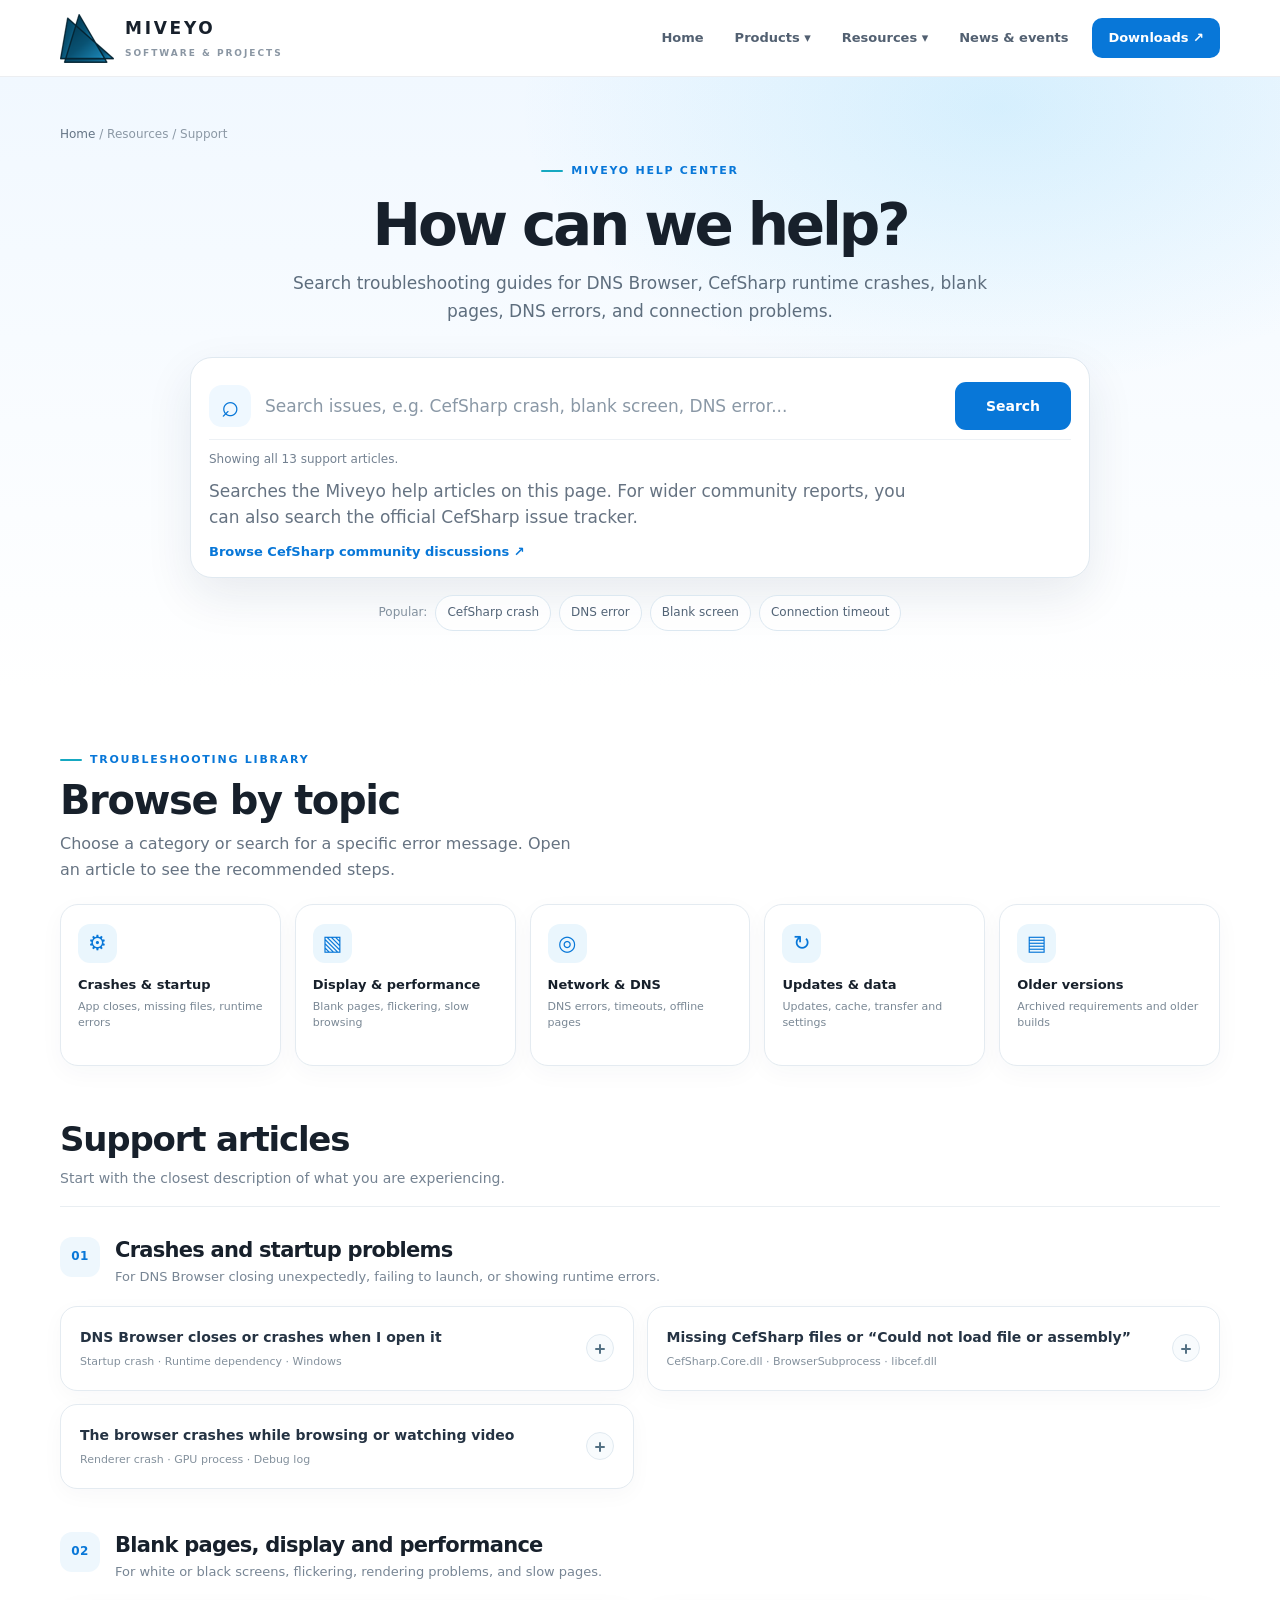
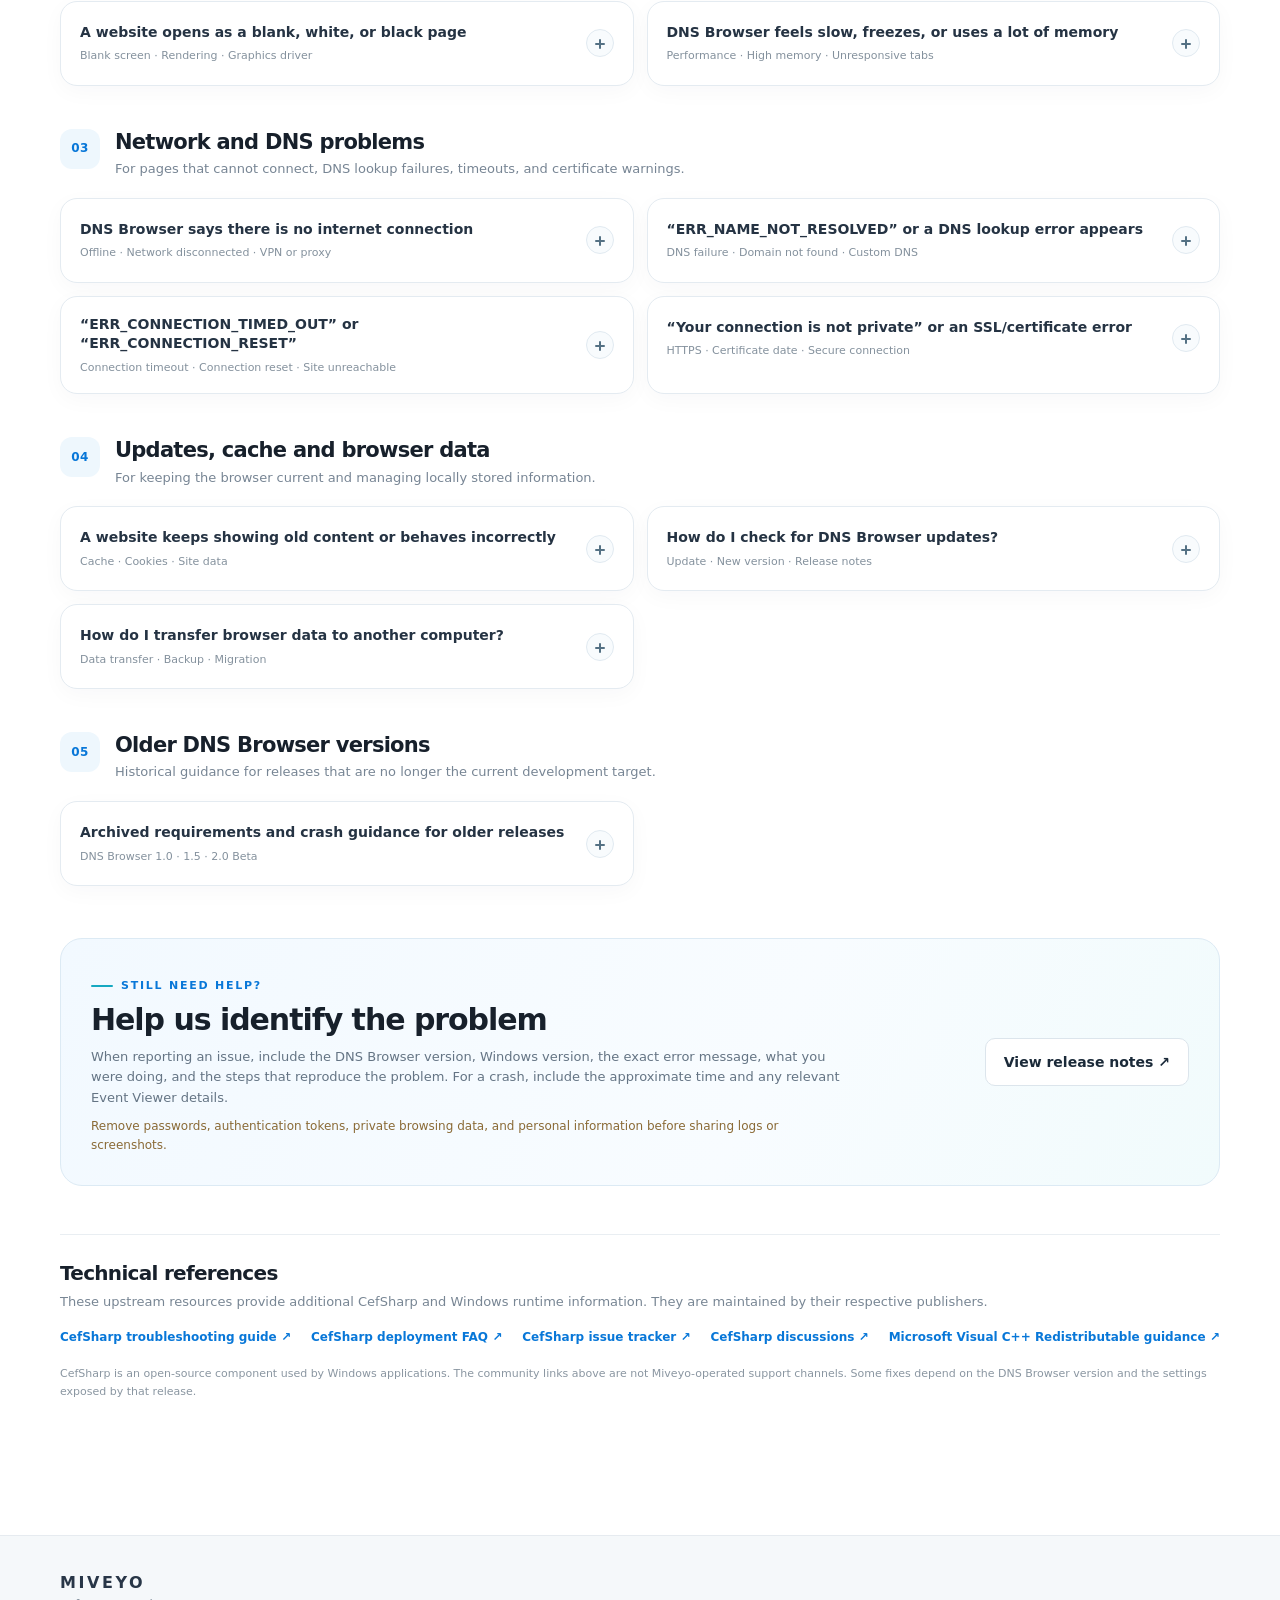
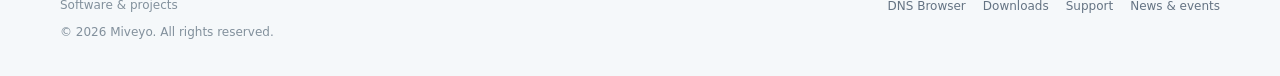
<file: support.html>
<!doctype html>
<html lang="en">
    <head>
        <meta charset="utf-8">
        <meta name="viewport" content="width=device-width, initial-scale=1">
        <title>Support Center | Miveyo</title>
        <meta name="description" content="Search Miveyo DNS Browser help topics, CefSharp crash fixes, DNS and network troubleshooting, updates, and data-transfer guidance.">
        <meta name="theme-color" content="#ffffff">
        <link rel="stylesheet" href="assets/css/site.css">
        <link rel="stylesheet" href="assets/css/support.css">
        <link rel="icon" href="assets/images/dns-browser-logo.webp">
    </head>
    <body class="support-page">
        <a class="skip" href="#main">Skip to content</a>
        <header class="site-header">
            <div class="container header-inner">
                <a class="brand" href="index.html" aria-label="Miveyo home">
                    <img src="assets/images/logo_notext_small.png" alt="">
                    <span><span class="brand-name">MIVEYO</span><span class="brand-sub">SOFTWARE &amp; PROJECTS</span></span>
                </a>
                <nav class="nav" aria-label="Primary navigation">
                    <a href="index.html">Home</a>
                    <details>
                        <summary>Products ▾</summary>
                        <div class="dropdown">
                            <a href="dns-browser.html">DNS Browser</a>
                            <a href="pc-optimizer.html">PC Optimizer</a>
                            <a href="quatnum-os.html">Quatnum OS</a>
                        </div>
                    </details>
                    <details>
                        <summary>Resources ▾</summary>
                        <div class="dropdown">
                            <a href="downloads.html">Download Center</a>
                            <a href="support.html" aria-current="page">Support</a>
                            <a href="dns-browser-dev.html">DNS Browser Dev</a>
                            <a href="release-notes.html">Release notes</a>
                        </div>
                    </details>
                    <a href="event.html">News &amp; events</a>
                    <a class="nav-cta" href="downloads.html">Downloads ↗</a>
                </nav>
                <details class="mobile-menu">
                    <summary>Menu ☰</summary>
                    <div class="mobile-links">
                        <a href="index.html">Home</a>
                        <a href="dns-browser.html">DNS Browser</a>
                        <a href="pc-optimizer.html">PC Optimizer</a>
                        <a href="quatnum-os.html">Quatnum OS</a>
                        <a href="downloads.html">Download Center</a>
                        <a href="support.html" aria-current="page">Support</a>
                        <a href="event.html">News &amp; events</a>
                    </div>
                </details>
            </div>
        </header>

        <main id="main">
            <section class="page-hero support-hero">
                <div class="container support-hero-inner">
                    <div class="breadcrumb"><a href="index.html">Home</a> / Resources / Support</div>
                    <div class="eyebrow">Miveyo help center</div>
                    <h1>How can we help?</h1>
                    <p class="support-intro">Search troubleshooting guides for DNS Browser, CefSharp runtime crashes, blank pages, DNS errors, and connection problems.</p>

                    <div class="support-search-panel">
                        <form class="support-search-form" id="support-search-form" role="search" autocomplete="off">
                            <span class="support-search-icon" aria-hidden="true">⌕</span>
                            <label class="support-visually-hidden" for="support-search-input">Search support articles and known issues</label>
                            <input id="support-search-input" name="q" type="search" placeholder="Search issues, e.g. CefSharp crash, blank screen, DNS error..." aria-controls="support-results" aria-describedby="support-search-help" spellcheck="false">
                            <button type="submit">Search</button>
                        </form>
                        <div class="support-search-footer">
                            <span id="support-results-count" role="status" aria-live="polite">Browse all support topics below.</span>
                            <button class="support-clear" id="support-clear" type="button" hidden>Clear search</button>
                        </div>
                        <p id="support-search-help" class="support-search-help">Searches the Miveyo help articles on this page. For wider community reports, you can also search the official CefSharp issue tracker.</p>
                        <a class="support-community-link" id="support-github-search" href="https://github.com/cefsharp/CefSharp/discussions" target="_blank" rel="noopener noreferrer">Browse CefSharp community discussions ↗</a>
                    </div>

                    <div class="support-search-suggestions" aria-label="Popular searches">
                        <span>Popular:</span>
                        <button type="button" data-support-query="CefSharp crash">CefSharp crash</button>
                        <button type="button" data-support-query="DNS error">DNS error</button>
                        <button type="button" data-support-query="blank screen">Blank screen</button>
                        <button type="button" data-support-query="connection timeout">Connection timeout</button>
                    </div>
                </div>
            </section>

            <section class="section support-main-section">
                <div class="container">
                    <div class="section-head support-section-head">
                        <div>
                            <div class="eyebrow">Troubleshooting library</div>
                            <h2>Browse by topic</h2>
                            <p>Choose a category or search for a specific error message. Open an article to see the recommended steps.</p>
                        </div>
                    </div>

                    <div class="support-topic-grid" id="support-topic-grid">
                        <a class="support-topic-card" href="#cefsharp-crashes" data-support-topic="cefsharp-crashes">
                            <span class="support-topic-icon" aria-hidden="true">⚙</span>
                            <strong>Crashes &amp; startup</strong>
                            <span>App closes, missing files, runtime errors</span>
                        </a>
                        <a class="support-topic-card" href="#display-issues" data-support-topic="display-issues">
                            <span class="support-topic-icon" aria-hidden="true">▧</span>
                            <strong>Display &amp; performance</strong>
                            <span>Blank pages, flickering, slow browsing</span>
                        </a>
                        <a class="support-topic-card" href="#network-issues" data-support-topic="network-issues">
                            <span class="support-topic-icon" aria-hidden="true">◎</span>
                            <strong>Network &amp; DNS</strong>
                            <span>DNS errors, timeouts, offline pages</span>
                        </a>
                        <a class="support-topic-card" href="#browser-maintenance" data-support-topic="browser-maintenance">
                            <span class="support-topic-icon" aria-hidden="true">↻</span>
                            <strong>Updates &amp; data</strong>
                            <span>Updates, cache, transfer and settings</span>
                        </a>
                        <a class="support-topic-card" href="#legacy-support" data-support-topic="legacy-support">
                            <span class="support-topic-icon" aria-hidden="true">▤</span>
                            <strong>Older versions</strong>
                            <span>Archived requirements and older builds</span>
                        </a>
                    </div>

                    <div class="support-results-heading" id="support-results">
                        <div>
                            <h2>Support articles</h2>
                            <p>Start with the closest description of what you are experiencing.</p>
                        </div>
                    </div>

                    <div class="support-no-results" id="support-no-results" hidden>
                        <strong>No matching support articles found.</strong>
                        <p>Try a shorter phrase, search for an error code, or use the CefSharp community search above.</p>
                    </div>

                    <section class="support-group" id="cefsharp-crashes" data-support-group>
                        <div class="support-group-heading">
                            <span class="support-group-number">01</span>
                            <div><h3>Crashes and startup problems</h3><p>For DNS Browser closing unexpectedly, failing to launch, or showing runtime errors.</p></div>
                        </div>
                        <div class="support-article-grid">
                            <article class="support-article" data-support-item data-search="cefsharp crash startup app closes immediately won't launch startup failure runtime visual c++ redistributable x64 x86 windows event viewer">
                                <details>
                                    <summary><span><strong>DNS Browser closes or crashes when I open it</strong><small>Startup crash · Runtime dependency · Windows</small></span><span class="support-expand" aria-hidden="true"></span></summary>
                                    <div class="support-article-body">
                                        <p>Try these checks in order:</p>
                                        <ol>
                                            <li>Restart Windows and open DNS Browser again. Close other copies of the app first.</li>
                                            <li>Make sure the app was installed or extracted completely. If files are missing, download a fresh copy from the <a href="downloads.html">Miveyo Download Center</a> and reinstall it. Back up any browser data you need before reinstalling.</li>
                                            <li>If Windows reports a missing C++ runtime or a CefSharp dependency, install the Microsoft Visual C++ Redistributable that matches the app's architecture. For an x64 build, use the official <a href="https://aka.ms/vc14/vc_redist.x64.exe" target="_blank" rel="noopener noreferrer">Microsoft x64 redistributable</a>. Follow the app's release requirements if they specify a different runtime.</li>
                                            <li>Check Windows Security or your antivirus quarantine for files removed from the official app package. Restore or allow files only when you can verify they came from the genuine Miveyo download.</li>
                                        </ol>
                                        <p class="support-caution">Do not download individual DLL files from third-party DLL websites, and do not disable your antivirus to make the browser start.</p>
                                    </div>
                                </details>
                            </article>

                            <article class="support-article" data-support-item data-search="cefsharp.core.dll cefsharp.browsersubprocess.exe browsersubprocess libcef.dll missing dll file not found badimageformatexception missing dependency app folder">
                                <details>
                                    <summary><span><strong>Missing CefSharp files or “Could not load file or assembly”</strong><small>CefSharp.Core.dll · BrowserSubprocess · libcef.dll</small></span><span class="support-expand" aria-hidden="true"></span></summary>
                                    <div class="support-article-body">
                                        <p>CefSharp relies on native libraries, resource files, and its browser subprocess. An incomplete copy or installer can prevent the browser engine from starting.</p>
                                        <ol>
                                            <li>Reinstall or extract the complete DNS Browser package. Do not copy only the main executable to another folder.</li>
                                            <li>Keep the application files and their resource folders together. Do not rename or manually replace CefSharp files.</li>
                                            <li>Confirm that the downloaded build matches your Windows/app architecture (x64 or x86).</li>
                                            <li>If the error remains, note the exact missing filename and DNS Browser version when reporting the issue.</li>
                                        </ol>
                                        <p class="support-note">CefSharp's documentation lists the Visual C++ runtime and the full set of deployed native/resource files as common causes of this error.</p>
                                        <a class="support-inline-link" href="https://github.com/cefsharp/CefSharp/wiki/Frequently-Asked-Questions" target="_blank" rel="noopener noreferrer">Read the CefSharp deployment FAQ ↗</a>
                                    </div>
                                </details>
                            </article>

                            <article class="support-article" data-support-item data-search="random crash renderer crash tab crash gpu process cefsharp chromium graphics hardware acceleration video driver debug.log event viewer faulting module">
                                <details>
                                    <summary><span><strong>The browser crashes while browsing or watching video</strong><small>Renderer crash · GPU process · Debug log</small></span><span class="support-expand" aria-hidden="true"></span></summary>
                                    <div class="support-article-body">
                                        <ol>
                                            <li>Update your graphics driver from Windows Update or your PC/GPU manufacturer's official support page.</li>
                                            <li>Close unused tabs and other demanding apps, then test the same page again.</li>
                                            <li>If DNS Browser provides a hardware-acceleration option, switch it off temporarily and restart the browser to compare. If there is no such setting, do not edit hidden configuration files or add command-line flags yourself.</li>
                                            <li>Check whether the crash happens on one website or on every website. A single-site crash may be related to that page's video, graphics, or scripts.</li>
                                        </ol>
                                        <p>If the app exits completely, open <strong>Event Viewer → Windows Logs → Application</strong> and look for an error at the time of the crash. Record the faulting application/module and exception code. A <code>Debug.log</code> file may also be present in the app folder, depending on the build.</p>
                                    </div>
                                </details>
                            </article>
                        </div>
                    </section>

                    <section class="support-group" id="display-issues" data-support-group>
                        <div class="support-group-heading">
                            <span class="support-group-number">02</span>
                            <div><h3>Blank pages, display and performance</h3><p>For white or black screens, flickering, rendering problems, and slow pages.</p></div>
                        </div>
                        <div class="support-article-grid">
                            <article class="support-article" data-support-item data-search="blank white black screen page not rendering empty page chromium cefsharp gpu acceleration flickering graphics driver">
                                <details>
                                    <summary><span><strong>A website opens as a blank, white, or black page</strong><small>Blank screen · Rendering · Graphics driver</small></span><span class="support-expand" aria-hidden="true"></span></summary>
                                    <div class="support-article-body">
                                        <ol>
                                            <li>Reload the page, then open a different website. If only one site is affected, the problem may be specific to that website.</li>
                                            <li>Close and reopen DNS Browser. Check whether the page still appears blank in a new tab.</li>
                                            <li>Update your graphics driver and restart Windows.</li>
                                            <li>If a hardware-acceleration setting is available in DNS Browser, test with it disabled. Change one setting at a time so you can tell which change helped.</li>
                                            <li>If the page still fails, note the website address (remove private query parameters if necessary), the browser version, and whether the issue occurs on other devices.</li>
                                        </ol>
                                        <p class="support-note">CefSharp's troubleshooting guide recommends checking graphics-driver issues and testing GPU acceleration when diagnosing rendering problems. The exact setting is controlled by each app.</p>
                                    </div>
                                </details>
                            </article>

                            <article class="support-article" data-support-item data-search="slow browser high memory ram cpu tabs video performance freeze lagging chromium resource usage">
                                <details>
                                    <summary><span><strong>DNS Browser feels slow, freezes, or uses a lot of memory</strong><small>Performance · High memory · Unresponsive tabs</small></span><span class="support-expand" aria-hidden="true"></span></summary>
                                    <div class="support-article-body">
                                        <ol>
                                            <li>Close tabs you are not using, especially pages with video, large web apps, or many animated elements.</li>
                                            <li>Close and reopen the browser to release resources held by old tabs.</li>
                                            <li>Check Windows Task Manager to see whether CPU, memory, disk, or network usage is already high before blaming the browser.</li>
                                            <li>Update DNS Browser and your graphics driver when updates are available.</li>
                                            <li>If one website causes the slowdown, test it separately and report the page and steps that reproduce the issue.</li>
                                        </ol>
                                        <p>Avoid deleting the entire browser profile as a first step. It can remove saved sessions, settings, and other local data.</p>
                                    </div>
                                </details>
                            </article>
                        </div>
                    </section>

                    <section class="support-group" id="network-issues" data-support-group>
                        <div class="support-group-heading">
                            <span class="support-group-number">03</span>
                            <div><h3>Network and DNS problems</h3><p>For pages that cannot connect, DNS lookup failures, timeouts, and certificate warnings.</p></div>
                        </div>
                        <div class="support-article-grid">
                            <article class="support-article" data-support-item data-search="no internet browser offline cannot connect network disconnected wifi ethernet router vpn proxy firewall internet">
                                <details>
                                    <summary><span><strong>DNS Browser says there is no internet connection</strong><small>Offline · Network disconnected · VPN or proxy</small></span><span class="support-expand" aria-hidden="true"></span></summary>
                                    <div class="support-article-body">
                                        <ol>
                                            <li>Open the same website in another browser or app. If nothing connects, troubleshoot the Windows network or router first.</li>
                                            <li>Check Wi-Fi or Ethernet connectivity and restart your router only if other devices are also affected.</li>
                                            <li>If you use a VPN or proxy, check whether it is connected and configured correctly. Temporarily test without it only when you are allowed to do so on that network.</li>
                                            <li>Check Windows <strong>Settings → Network &amp; internet → Proxy</strong> for an unexpected proxy configuration. Do not change work, school, or managed-network settings without the administrator's instructions.</li>
                                            <li>Make sure DNS Browser is not being blocked by a firewall rule. Do not turn the firewall off; only review or allow the genuine app when you trust its source.</li>
                                        </ol>
                                    </div>
                                </details>
                            </article>

                            <article class="support-article" data-support-item data-search="err_name_not_resolved dns error dns probe finished nxdomain domain name cannot resolve per site dns custom dns provider dns settings">
                                <details>
                                    <summary><span><strong>“ERR_NAME_NOT_RESOLVED” or a DNS lookup error appears</strong><small>DNS failure · Domain not found · Custom DNS</small></span><span class="support-expand" aria-hidden="true"></span></summary>
                                    <div class="support-article-body">
                                        <ol>
                                            <li>Check that the website address is spelled correctly and try opening another site.</li>
                                            <li>If DNS Browser has a custom DNS or per-site DNS setting enabled, temporarily return the affected site to <strong>Auto/Default</strong> and test again.</li>
                                            <li>Open Command Prompt in Windows and run <code>ipconfig /flushdns</code> to clear the Windows DNS resolver cache. Then restart DNS Browser and retry.</li>
                                            <li>If the same domain fails on other devices and networks, the domain or its DNS provider may be having an outage.</li>
                                        </ol>
                                        <p>Changing DNS providers can affect privacy, filtering, and parental-control policies. Use a provider you trust and change only the setting needed for the test.</p>
                                    </div>
                                </details>
                            </article>

                            <article class="support-article" data-support-item data-search="err_connection_timed_out err_connection_reset connection timeout reset refused website unreachable network latency routing server firewall proxy">
                                <details>
                                    <summary><span><strong>“ERR_CONNECTION_TIMED_OUT” or “ERR_CONNECTION_RESET”</strong><small>Connection timeout · Connection reset · Site unreachable</small></span><span class="support-expand" aria-hidden="true"></span></summary>
                                    <div class="support-article-body">
                                        <ol>
                                            <li>Retry after a minute and test another website. The destination server may be unavailable or overloaded.</li>
                                            <li>Check whether the same site loads on another device using the same network.</li>
                                            <li>Review VPN, proxy, DNS, and firewall settings if the error affects many websites. Change one setting at a time and restore the original value if it does not help.</li>
                                            <li>If the issue occurs only on one network, test a different trusted connection to help identify whether the router or network policy is involved.</li>
                                        </ol>
                                    </div>
                                </details>
                            </article>

                            <article class="support-article" data-support-item data-search="ssl certificate privacy error certificate date invalid ssl protocol error secure connection clock date time https tls certificate warning">
                                <details>
                                    <summary><span><strong>“Your connection is not private” or an SSL/certificate error</strong><small>HTTPS · Certificate date · Secure connection</small></span><span class="support-expand" aria-hidden="true"></span></summary>
                                    <div class="support-article-body">
                                        <ol>
                                            <li>Check that Windows date, time, and time zone are correct, then sync the system clock.</li>
                                            <li>Update Windows and DNS Browser, then retry the page.</li>
                                            <li>If you use a VPN, proxy, or security product that inspects HTTPS traffic, check its configuration or consult its administrator.</li>
                                            <li>Do not bypass certificate warnings or install certificates from unknown websites. If the warning appears only on one site, the site's certificate may be misconfigured.</li>
                                        </ol>
                                    </div>
                                </details>
                            </article>
                        </div>
                    </section>

                    <section class="support-group" id="browser-maintenance" data-support-group>
                        <div class="support-group-heading">
                            <span class="support-group-number">04</span>
                            <div><h3>Updates, cache and browser data</h3><p>For keeping the browser current and managing locally stored information.</p></div>
                        </div>
                        <div class="support-article-grid">
                            <article class="support-article" data-support-item data-search="clear cache cookies site data browsing data website stored files login session sign out">
                                <details>
                                    <summary><span><strong>A website keeps showing old content or behaves incorrectly</strong><small>Cache · Cookies · Site data</small></span><span class="support-expand" aria-hidden="true"></span></summary>
                                    <div class="support-article-body">
                                        <ol>
                                            <li>Reload the page and check whether the issue occurs in another tab.</li>
                                            <li>Use DNS Browser's browsing-data controls to clear cached images and files for a test.</li>
                                            <li>Clear cookies or site data only when necessary. This may sign you out of websites and remove site preferences.</li>
                                        </ol>
                                        <p>Do not manually delete random folders from the browser's profile or cache directory. Back up important local browser data before performing a reset.</p>
                                    </div>
                                </details>
                            </article>

                            <article class="support-article" data-support-item data-search="update browser check for updates updater download install update failed version">
                                <details>
                                    <summary><span><strong>How do I check for DNS Browser updates?</strong><small>Update · New version · Release notes</small></span><span class="support-expand" aria-hidden="true"></span></summary>
                                    <div class="support-article-body">
                                        <p>Open DNS Browser settings and look for the update option. If the installed release provides <strong>Check for updates</strong>, select it and follow the on-screen instructions.</p>
                                        <p>You can also check the <a href="downloads.html">Download Center</a> and <a href="release-notes.html">Release Notes</a> for published versions and changes. DNS Browser 3.0 availability may differ while it is in development.</p>
                                    </div>
                                </details>
                            </article>

                            <article class="support-article" data-support-item data-search="transfer move browser data another pc computer export import bookmarks settings data transfer profile">
                                <details>
                                    <summary><span><strong>How do I transfer browser data to another computer?</strong><small>Data transfer · Backup · Migration</small></span><span class="support-expand" aria-hidden="true"></span></summary>
                                    <div class="support-article-body">
                                        <p>Use the <a href="data-transfer.html">DNS Browser data-transfer guide</a> for the available transfer instructions. The exact data that can be moved depends on the browser version.</p>
                                        <p>Before moving or replacing browser data, close DNS Browser and keep a separate backup of the original files. Never upload browser profile folders publicly; they may contain cookies or other private information.</p>
                                    </div>
                                </details>
                            </article>
                        </div>
                    </section>

                    <section class="support-group" id="legacy-support" data-support-group>
                        <div class="support-group-heading">
                            <span class="support-group-number">05</span>
                            <div><h3>Older DNS Browser versions</h3><p>Historical guidance for releases that are no longer the current development target.</p></div>
                        </div>
                        <div class="support-article-grid">
                            <article class="support-article" data-support-item data-search="legacy old version dns browser 1.0 1.5 2.0 beta net framework 4.6.1 system requirements windows vista windows 7 windows 8 windows 10 windows 11 ram cpu gpu">
                                <details>
                                    <summary><span><strong>Archived requirements and crash guidance for older releases</strong><small>DNS Browser 1.0 · 1.5 · 2.0 Beta</small></span><span class="support-expand" aria-hidden="true"></span></summary>
                                    <div class="support-article-body">
                                        <p>The original support page listed these minimum requirements for older DNS Browser 2.0 builds:</p>
                                        <ul>
                                            <li>Operating system: Windows Vista, Windows 7, Windows 8.x, or Windows 10. The original 2.0 notes also mentioned Windows 11.</li>
                                            <li>RAM: 1 GB.</li>
                                            <li>CPU: 1 GHz dual-core processor.</li>
                                            <li>GPU: A dedicated graphics card was not listed as a requirement.</li>
                                        </ul>
                                        <p>For DNS Browser 1.0, 1.5, and 2.0 Beta, the original guidance suggested installing .NET Framework 4.6.1 if it was missing, then restarting Windows.</p>
                                        <p class="support-caution">These are archived historical requirements, not verified requirements or compatibility guarantees for DNS Browser 3.0. Older operating systems and releases may no longer receive support.</p>
                                    </div>
                                </details>
                            </article>
                        </div>
                    </section>

                    <section class="support-contact-panel">
                        <div>
                            <div class="eyebrow">Still need help?</div>
                            <h2>Help us identify the problem</h2>
                            <p>When reporting an issue, include the DNS Browser version, Windows version, the exact error message, what you were doing, and the steps that reproduce the problem. For a crash, include the approximate time and any relevant Event Viewer details.</p>
                            <p class="support-private-note">Remove passwords, authentication tokens, private browsing data, and personal information before sharing logs or screenshots.</p>
                        </div>
                        <a class="btn secondary" href="release-notes.html">View release notes ↗</a>
                    </section>

                    <section class="support-sources">
                        <h2>Technical references</h2>
                        <p>These upstream resources provide additional CefSharp and Windows runtime information. They are maintained by their respective publishers.</p>
                        <div class="support-source-links">
                            <a href="https://github.com/cefsharp/CefSharp/wiki/Trouble-Shooting" target="_blank" rel="noopener noreferrer">CefSharp troubleshooting guide ↗</a>
                            <a href="https://github.com/cefsharp/CefSharp/wiki/Frequently-Asked-Questions" target="_blank" rel="noopener noreferrer">CefSharp deployment FAQ ↗</a>
                            <a href="https://github.com/cefsharp/CefSharp/issues" target="_blank" rel="noopener noreferrer">CefSharp issue tracker ↗</a>
                            <a href="https://github.com/cefsharp/CefSharp/discussions" target="_blank" rel="noopener noreferrer">CefSharp discussions ↗</a>
                            <a href="https://learn.microsoft.com/en-us/cpp/windows/latest-supported-vc-redist" target="_blank" rel="noopener noreferrer">Microsoft Visual C++ Redistributable guidance ↗</a>
                        </div>
                        <p class="support-disclaimer">CefSharp is an open-source component used by Windows applications. The community links above are not Miveyo-operated support channels. Some fixes depend on the DNS Browser version and the settings exposed by that release.</p>
                    </section>
                </div>
            </section>
        </main>

        <footer>
            <div class="container footer-inner">
                <div>
                    <div class="footer-brand">MIVEYO</div>
                    <div class="footer-small">Software &amp; projects</div>
                    <div class="footer-small" style="margin-top:8px">© 2026 Miveyo. All rights reserved.</div>
                </div>
                <div class="footer-links">
                    <a href="dns-browser.html">DNS Browser</a>
                    <a href="downloads.html">Downloads</a>
                    <a href="support.html">Support</a>
                    <a href="event.html">News &amp; events</a>
                </div>
            </div>
        </footer>
        <script src="assets/js/site.js" defer></script>
        <script src="assets/js/support.js" defer></script>
    </body>
</html>
</file>
<file: assets/css/site.css>
:root {
    --ink: #17202b;
    --muted: #667382;
    --line: #e6ebf0;
    --blue: #0877d8;
    --blue2: #35baf4;
    --teal: #11a8a0;
    --bg: #f7f9fb;
    --card: #fff;
    --shadow: 0 18px 48px rgba(20,46,75,.08);
    --radius: 22px;
}

* {
    box-sizing: border-box;
}

html {
    scroll-behavior: smooth;
}

body {
    margin: 0;
    background: #fff;
    color: var(--ink);
    font-family: Inter,"Segoe UI",system-ui,-apple-system,BlinkMacSystemFont,Arial,sans-serif;
    line-height: 1.6;
    -webkit-font-smoothing: antialiased;
}

a {
    color: var(--blue);
    text-decoration: none;
}

a:hover {
    text-decoration: underline;
}

img {
    max-width: 100%;
    display: block;
}

.container {
    width: min(1160px,calc(100% - 44px));
    margin-inline: auto;
}

.skip {
    position: absolute;
    left: -9999px;
    top: auto;
}

.skip:focus {
    left: 16px;
    top: 12px;
    background: #fff;
    padding: 10px 14px;
    z-index: 1000;
    border: 1px solid var(--line);
    border-radius: 10px;
}

.site-header {
    position: sticky;
    top: 0;
    z-index: 50;
    background: rgba(255,255,255,.9);
    backdrop-filter: blur(18px);
    border-bottom: 1px solid rgba(20,46,75,.08);
}

.header-inner {
    height: 76px;
    display: flex;
    align-items: center;
    justify-content: space-between;
    gap: 24px;
}

.brand {
    display: inline-flex;
    align-items: center;
    gap: 11px;
    color: var(--ink);
    text-decoration: none;
    flex-shrink: 0;
}

.brand:hover {
    text-decoration: none;
}

.brand-mark {
    width: 36px;
    height: 36px;
    border-radius: 12px;
    background: linear-gradient(145deg,#0877d8,#25b7da 65%,#16aa91);
    display: grid;
    place-items: center;
    color: #fff;
    font-weight: 800;
    font-size: 17px;
    box-shadow: 0 6px 16px rgba(8,119,216,.2);
}

.brand-name {
    font-weight: 800;
    letter-spacing: .16em;
    font-size: 17px;
    line-height: 1;
}

.brand-sub {
    display: block;
    color: #8a96a3;
    font-size: 9px;
    letter-spacing: .22em;
    font-weight: 700;
    margin-top: 5px;
}

.nav {
    display: flex;
    align-items: center;
    gap: 5px;
}

.nav>a,
.nav details>summary {
    font-size: 13px;
    font-weight: 600;
    color: #526071;
    padding: 10px 13px;
    border-radius: 10px;
    cursor: pointer;
    list-style: none;
}

.nav details>summary::-webkit-details-marker {
    display: none;
}

.nav>a:hover,
.nav details>summary:hover {
    background: #f2f7fb;
    color: var(--blue);
    text-decoration: none;
}

.nav .nav-cta {
    background: #0877d8;
    color: #fff;
    padding: 10px 16px;
    margin-left: 6px;
}

.nav .nav-cta:hover {
    background: #0668bd;
    color: #fff;
}

.nav details {
    position: relative;
}

.dropdown {
    position: absolute;
    top: calc(100% + 8px);
    left: 0;
    min-width: 220px;
    padding: 8px;
    background: white;
    border: 1px solid var(--line);
    border-radius: 14px;
    box-shadow: var(--shadow);
    display: grid;
    gap: 2px;
}

.dropdown a {
    padding: 9px 11px;
    border-radius: 8px;
    font-size: 13px;
    color: #465565;
}

.dropdown a:hover {
    background: #f2f7fb;
    text-decoration: none;
    color: var(--blue);
}

.mobile-menu {
    display: none;
}

main {
    min-height: 68vh;
}

.hero {
    padding: 76px 0 66px;
    background: radial-gradient(ellipse at 85% 20%,rgba(41,190,232,.12),transparent 34%),linear-gradient(180deg,#f7fbff 0%,#fff 100%);
    overflow: hidden;
}

.hero-grid {
    display: grid;
    grid-template-columns: 1.02fr .98fr;
    align-items: center;
    gap: 44px;
}

.eyebrow {
    display: inline-flex;
    align-items: center;
    gap: 8px;
    color: #0877d8;
    font-size: 11px;
    letter-spacing: .16em;
    text-transform: uppercase;
    font-weight: 800;
}

.eyebrow:before {
    content: "";
    width: 22px;
    height: 2px;
    background: #16a8c1;
    border-radius: 99px;
}

h1,
h2,
h3,
h4 {
    line-height: 1.15;
    letter-spacing: -.035em;
    margin: 0 0 14px;
}

h1 {
    font-size: clamp(38px,5vw,62px);
    font-weight: 750;
    letter-spacing: -.055em;
}

h2 {
    font-size: clamp(28px,3.2vw,40px);
    font-weight: 740;
}

h3 {
    font-size: 21px;
    font-weight: 700;
}

p {
    margin: 0 0 14px;
}

.lead {
    font-size: 18px;
    color: #566575;
    max-width: 610px;
    line-height: 1.7;
}

.hero-actions {
    display: flex;
    gap: 12px;
    flex-wrap: wrap;
    margin-top: 26px;
}

.btn {
    display: inline-flex;
    align-items: center;
    justify-content: center;
    gap: 9px;
    border-radius: 10px;
    padding: 12px 18px;
    background: #0877d8;
    color: #fff;
    font-size: 14px;
    font-weight: 700;
    box-shadow: 0 8px 20px rgba(8,119,216,.18);
    transition: transform .2s,box-shadow .2s;
}

.btn:hover {
    transform: translateY(-2px);
    box-shadow: 0 12px 24px rgba(8,119,216,.22);
    text-decoration: none;
    color: white;
}

.btn.secondary {
    background: #fff;
    color: #1b2a39;
    border: 1px solid #dce5ec;
    box-shadow: none;
}

.btn.secondary:hover {
    background: #f6f9fc;
    color: #0877d8;
}

.hero-art {
    position: relative;
    padding: 18px;
    border-radius: 28px;
    background: linear-gradient(145deg,#e8f7ff,#f6fbff 48%,#e7f2ff);
    border: 1px solid #d7eaf7;
    box-shadow: 0 28px 70px rgba(14,84,139,.13);
}

.hero-art:before {
    content: "";
    position: absolute;
    inset: -25px 12% 40% -10%;
    border-radius: 50%;
    background: #55c9ed;
    filter: blur(55px);
    opacity: .17;
    z-index: 0;
}

.hero-art img {
    position: relative;
    z-index: 1;
    width: 100%;
    border-radius: 16px;
    box-shadow: 0 14px 32px rgba(10,36,62,.16);
}

.hero-chip {
    position: absolute;
    z-index: 2;
    right: -14px;
    bottom: 24px;
    background: #fff;
    border: 1px solid #e3edf3;
    box-shadow: var(--shadow);
    border-radius: 13px;
    padding: 12px 15px;
    font-size: 12px;
    font-weight: 700;
    color: #354455;
}

.hero-chip span {
    display: block;
    color: #8896a3;
    font-size: 10px;
    font-weight: 600;
    margin-top: 2px;
}

.section {
    padding: 70px 0;
}

.section.soft {
    background: var(--bg);
}

.section-head {
    display: flex;
    justify-content: space-between;
    align-items: end;
    gap: 22px;
    margin-bottom: 28px;
}

.section-head p {
    color: var(--muted);
    max-width: 520px;
    margin-bottom: 3px;
}

.grid {
    display: grid;
    grid-template-columns: repeat(4,1fr);
    gap: 17px;
}

.grid.two {
    grid-template-columns: repeat(2,1fr);
}

.grid.three {
    grid-template-columns: repeat(3,1fr);
}

.card {
    background: #fff;
    border: 1px solid var(--line);
    border-radius: var(--radius);
    padding: 22px;
    box-shadow: 0 8px 26px rgba(20,46,75,.035);
    transition: transform .2s,box-shadow .2s;
    grid-area: auto / 1 / auto / 2;
}

.card:hover {
    transform: translateY(-3px);
    box-shadow: var(--shadow);
}

.card p {
    color: var(--muted);
    font-size: 14px;
}

.card .card-link {
    font-weight: 700;
    font-size: 13px;
}

.card-img {
    width: 100%;
    height: 170px;
    object-fit: cover;
    border-radius: 14px;
    margin-bottom: 18px;
    background: #edf5fa;
    background-color: #ffffff;
}

.card-icon {
    width: 48px;
    height: 48px;
    display: grid;
    place-items: center;
    background: #eaf6fd;
    color: #0877d8;
    border-radius: 15px;
    font-size: 22px;
    margin-bottom: 16px;
}

.pill {
    display: inline-flex;
    align-items: center;
    border: 1px solid #dbeaf4;
    background: #f3f9fd;
    color: #2678ad;
    border-radius: 999px;
    padding: 5px 10px;
    font-size: 10px;
    letter-spacing: .07em;
    text-transform: uppercase;
    font-weight: 800;
}

.pill.soon {
    background: #fff8e8;
    border-color: #f3e2b9;
    color: #916516;
}

.feature-band {
    background: linear-gradient(115deg,#075fae,#0784d7 55%,#12a8bd);
    color: #fff;
    border-radius: 26px;
    padding: 34px;
    display: grid;
    grid-template-columns: 1fr auto;
    align-items: center;
    gap: 30px;
    overflow: hidden;
    position: relative;
}

.feature-band:after {
    content: "";
    position: absolute;
    width: 360px;
    height: 360px;
    border: 1px solid rgba(255,255,255,.2);
    border-radius: 50%;
    right: -90px;
    top: -170px;
    box-shadow: 0 0 0 35px rgba(255,255,255,.035),0 0 0 70px rgba(255,255,255,.025);
}

.feature-band h2 {
    font-size: 32px;
    max-width: 660px;
}

.feature-band p {
    color: rgba(255,255,255,.82);
    max-width: 660px;
}

.feature-band .btn {
    background: #fff;
    color: #0767b7;
    box-shadow: none;
    position: relative;
    z-index: 1;
    white-space: nowrap;
}

.page-hero {
    padding: 62px 0 42px;
    background: linear-gradient(180deg,#f4faff,#fff);
}

.page-hero h1 {
    font-size: clamp(34px,4vw,52px);
}

.page-hero p {
    font-size: 17px;
    color: var(--muted);
    max-width: 720px;
}

.breadcrumb {
    font-size: 12px;
    color: #8b98a5;
    margin-bottom: 18px;
}

.breadcrumb a {
    color: #657586;
}

.prose {
    max-width: 850px;
}

.prose p,
.prose li {
    color: #536273;
    line-height: 1.8;
}

.prose ul,
.prose ol {
    padding-left: 22px;
    margin: 10px 0 22px;
}

.prose li {
    margin: 7px 0;
}

.prose h2 {
    margin-top: 34px;
}

.prose h3 {
    margin-top: 24px;
}

.callout {
    padding: 18px 20px;
    border-left: 3px solid #0a82d1;
    background: #f3f9fd;
    border-radius: 0 14px 14px 0;
    margin: 20px 0;
    color: #526273;
}

.notice {
    padding: 18px;
    border-radius: 16px;
    border: 1px solid #f0dfb8;
    background: #fffaf0;
    color: #70521c;
    margin: 18px 0;
}

.screenshot-grid {
    display: grid;
    grid-template-columns: repeat(2,1fr);
    gap: 16px;
    margin-top: 22px;
}

.screenshot-grid img {
    width: 100%;
    border: 1px solid var(--line);
    border-radius: 16px;
    background: #f5f8fa;
}

.gallery-caption {
    font-size: 12px;
    color: #85919c;
    margin-top: 7px;
}

.download-row {
    display: flex;
    align-items: center;
    justify-content: space-between;
    gap: 18px;
    padding: 18px 0;
    border-bottom: 1px solid var(--line);
}

.download-row:last-child {
    border-bottom: 0;
}

.download-row p {
    font-size: 13px;
    color: var(--muted);
    margin: 3px 0 0;
}

.download-row h3 {
    font-size: 16px;
    margin: 0;
}

.video {
    position: relative;
    padding-bottom: 56.25%;
    height: 0;
    overflow: hidden;
    border-radius: 18px;
    background: #0e2437;
    box-shadow: var(--shadow);
    margin: 20px 0;
}

.video iframe {
    position: absolute;
    inset: 0;
    width: 100%;
    height: 100%;
    border: 0;
}

footer {
    background: #f5f8fa;
    border-top: 1px solid var(--line);
    padding: 34px 0;
    margin-top: 50px;
}

.footer-inner {
    display: flex;
    justify-content: space-between;
    gap: 30px;
    align-items: center;
}

.footer-brand {
    font-weight: 800;
    letter-spacing: .16em;
    color: #283647;
}

.footer-small {
    color: #82909c;
    font-size: 12px;
}

.footer-links {
    display: flex;
    gap: 17px;
    flex-wrap: wrap;
    font-size: 12px;
}

.footer-links a {
    color: #647383;
}

@media (max-width:900px){
    .grid {
        grid-template-columns: repeat(2,1fr);
    }

    .grid.three {
        grid-template-columns: repeat(2,1fr);
    }

    .hero-grid {
        grid-template-columns: 1fr;
        gap: 34px;
    }

    .hero-art {
        max-width: 720px;
    }

    .nav {
        gap: 0;
    }

    .nav>a,
    .nav details>summary {
        padding: 9px 8px;
        font-size: 12px;
    }
}

@media (max-width:650px){
    .container {
        width: min(100% - 32px,1160px);
    }

    .header-inner {
        height: 68px;
    }

    .nav {
        display: none;
    }

    .mobile-menu {
        display: block;
    }

    .mobile-menu summary {
        cursor: pointer;
        list-style: none;
        border: 1px solid var(--line);
        padding: 8px 12px;
        border-radius: 10px;
        font-size: 13px;
        font-weight: 700;
    }

    .mobile-menu summary::-webkit-details-marker {
        display: none;
    }

    .mobile-menu .mobile-links {
        position: absolute;
        top: 62px;
        right: 16px;
        left: 16px;
        background: #fff;
        border: 1px solid var(--line);
        border-radius: 14px;
        padding: 12px;
        box-shadow: var(--shadow);
        display: grid;
        gap: 4px;
    }

    .mobile-links a {
        padding: 10px;
        border-radius: 8px;
        color: #445566;
        font-size: 14px;
    }

    .mobile-links a:hover {
        background: #f3f8fc;
        text-decoration: none;
    }

    .hero {
        padding: 52px 0 42px;
    }

    .hero-grid {
        gap: 26px;
    }

    .lead {
        font-size: 16px;
    }

    .section {
        padding: 52px 0;
    }

    .grid,
    .grid.three,
    .grid.two {
        grid-template-columns: 1fr;
    }

    .section-head {
        display: block;
    }

    .feature-band {
        grid-template-columns: 1fr;
        padding: 25px;
    }

    .feature-band h2 {
        font-size: 27px;
    }

    .screenshot-grid {
        grid-template-columns: 1fr;
    }

    .download-row {
        align-items: flex-start;
        flex-direction: column;
    }

    .footer-inner {
        align-items: flex-start;
        flex-direction: column;
    }
}

/* =========================================================
   Responsive refinements
   These rules are intentionally limited to tablet and mobile
   widths so the existing desktop presentation remains unchanged.
   ========================================================= */

@media (max-width: 900px) {
    /* Allow cards with desktop-specific inline grid positions to
       flow naturally when the grid becomes narrower. */
    .grid > *,
    .screenshot-grid > * {
        grid-area: auto !important;
        min-width: 0;
    }

    .grid,
    .screenshot-grid {
        min-width: 0;
    }

    .grid .card,
    .screenshot-grid .card {
        min-width: 0;
        max-width: 100%;
    }

    .hero-grid,
    .feature-band,
    .section-head,
    .footer-inner,
    .download-row {
        min-width: 0;
    }

    .hero-grid > *,
    .feature-band > *,
    .section-head > *,
    .footer-inner > *,
    .download-row > * {
        min-width: 0;
    }
}

@media (max-width: 820px) {
    .header-inner {
        position: relative;
        height: 68px;
        gap: 12px;
    }

    .brand {
        min-width: 0;
    }

    .brand > img {
        width: 36px;
        height: 36px;
        flex: 0 0 36px;
        object-fit: contain;
    }

    .nav {
        display: none;
    }

    .mobile-menu {
        display: block;
        position: relative;
        flex: 0 0 auto;
    }

    .mobile-menu summary {
        display: flex;
        align-items: center;
        justify-content: center;
        min-height: 42px;
        white-space: nowrap;
    }

    .mobile-menu .mobile-links {
        top: calc(100% + 8px);
        right: 0;
        left: auto;
        width: min(320px, calc(100vw - 32px));
        max-height: min(70vh, 520px);
        overflow-y: auto;
        z-index: 60;
    }

    .mobile-links a {
        min-height: 44px;
        display: flex;
        align-items: center;
    }

    .section-head {
        display: block;
        margin-bottom: 22px;
    }

    .section-head p {
        margin-top: 8px;
    }

    .feature-band {
        grid-template-columns: minmax(0, 1fr);
        gap: 18px;
    }

    .feature-band .btn {
        justify-self: start;
        white-space: normal;
    }

    .download-row {
        align-items: flex-start;
        flex-direction: column;
    }

    .footer-inner {
        align-items: flex-start;
        flex-direction: column;
        gap: 18px;
    }
}

@media (max-width: 650px) {
    html,
    body {
        max-width: 100%;
    }

    .container {
        width: calc(100% - 32px);
    }

    .brand-name {
        font-size: 16px;
    }

    .brand-sub {
        font-size: 8px;
        letter-spacing: .16em;
    }

    h1,
    .page-hero h1 {
        font-size: clamp(32px, 9vw, 42px);
        line-height: 1.08;
        letter-spacing: -.045em;
        overflow-wrap: anywhere;
    }

    h2 {
        font-size: clamp(25px, 7vw, 31px);
        line-height: 1.14;
    }

    h3 {
        font-size: 19px;
    }

    p,
    li {
        overflow-wrap: anywhere;
    }

    .page-hero {
        padding: 42px 0 30px;
    }

    .breadcrumb {
        line-height: 1.5;
        overflow-wrap: anywhere;
    }

    .section {
        padding: 42px 0;
    }

    /* The Quatnum feature section uses both .section and .card. */
    .section.card {
        margin-inline: 16px;
        padding: 26px 0;
        border-radius: 18px;
    }

    .section.card > .container {
        width: calc(100% - 32px);
    }

    .lead {
        font-size: 16px;
        line-height: 1.65;
    }

    .hero-grid {
        gap: 24px;
    }

    .hero-art {
        width: 100%;
        max-width: 100%;
        padding: 12px;
        border-radius: 20px;
    }

    .hero-art img {
        height: auto;
    }

    .hero-chip {
        right: 8px;
        bottom: 10px;
        max-width: calc(100% - 24px);
        padding: 9px 11px;
    }

    .hero-actions {
        display: grid;
        grid-template-columns: minmax(0, 1fr);
        gap: 10px;
    }

    .hero-actions .btn {
        width: 100%;
        min-height: 44px;
    }

    .grid,
    .grid.two,
    .grid.three {
        grid-template-columns: minmax(0, 1fr);
        gap: 14px;
    }

    .grid > *,
    .screenshot-grid > * {
        grid-area: auto !important;
        min-width: 0;
        width: 100%;
    }

    .card {
        min-width: 0;
        padding: 18px;
        border-radius: 18px;
    }

    .card p:last-child {
        margin-bottom: 0;
    }

    .card-img {
        width: 100%;
        height: auto;
        max-height: none;
        object-fit: contain;
        border-radius: 12px;
    }

    .screenshot-grid {
        grid-template-columns: minmax(0, 1fr);
        gap: 14px;
        margin-top: 18px;
    }

    .screenshot-grid img {
        width: 100%;
        height: auto;
        object-fit: contain;
    }

    .screenshot-grid .card {
        padding: 16px;
    }

    .feature-band {
        grid-template-columns: minmax(0, 1fr);
        padding: 22px;
        gap: 16px;
        border-radius: 20px;
    }

    .feature-band h2 {
        font-size: 26px;
    }

    .feature-band .btn {
        width: 100%;
        min-height: 44px;
        white-space: normal;
    }

    .callout,
    .notice {
        padding: 15px 16px;
        overflow-wrap: anywhere;
    }

    .pill {
        max-width: 100%;
        white-space: normal;
        line-height: 1.35;
    }

    .download-row {
        align-items: stretch;
        flex-direction: column;
        gap: 12px;
    }

    .download-row .btn {
        width: 100%;
        min-height: 44px;
    }

    .video {
        border-radius: 14px;
    }

    .video iframe,
    iframe {
        max-width: 100%;
    }

    .prose ul,
    .prose ol {
        padding-left: 20px;
    }

    .prose h2 {
        margin-top: 28px;
    }

    .footer-inner {
        align-items: flex-start;
        flex-direction: column;
        gap: 18px;
    }

    .footer-links {
        gap: 12px 16px;
    }
}

/* Prevent anchored headings from being hidden behind the sticky header. */
@media (max-width: 820px) {
    [id] {
        scroll-margin-top: 84px;
    }
}
</file>
<file: assets/css/support.css>
/* Support-page-only styling. Shared site styles remain unchanged. */
.support-page .support-hero {
    padding: 48px 0 58px;
    background:
        radial-gradient(ellipse at 78% 5%, rgba(53,186,244,.15), transparent 34%),
        linear-gradient(180deg, #f1f8ff 0%, #ffffff 100%);
}

.support-page .support-hero-inner {
    display: flex;
    align-items: center;
    flex-direction: column;
    text-align: center;
}

.support-page .support-hero .breadcrumb {
    align-self: flex-start;
    width: 100%;
    text-align: left;
}

.support-page .support-hero h1 {
    margin-top: 12px;
    margin-bottom: 12px;
    font-size: clamp(38px, 5.2vw, 58px);
}

.support-page .support-intro {
    max-width: 720px;
    color: #5e6e7e;
    font-size: 17px;
    margin-bottom: 0;
}

.support-search-panel {
    width: min(900px, 100%);
    margin-top: 32px;
    padding: 15px 18px 14px;
    background: #fff;
    border: 1px solid #e0e9f0;
    border-radius: 22px;
    box-shadow: 0 18px 48px rgba(20,46,75,.09);
    text-align: left;
}

.support-search-form {
    display: flex;
    align-items: center;
    gap: 12px;
    min-height: 66px;
}

.support-search-icon {
    flex: 0 0 auto;
    width: 42px;
    height: 42px;
    display: grid;
    place-items: center;
    border-radius: 13px;
    color: #0877d8;
    background: #eff8ff;
    font-size: 31px;
    line-height: 1;
}

.support-search-form input {
    flex: 1 1 auto;
    min-width: 0;
    height: 56px;
    border: 0;
    outline: 0;
    background: transparent;
    color: #17202b;
    font: inherit;
    font-size: 17px;
}

.support-search-form input::placeholder {
    color: #8a98a6;
}

.support-search-form input:focus-visible {
    outline: 2px solid #8cc9f3;
    outline-offset: 3px;
    border-radius: 7px;
}

.support-search-form button {
    flex: 0 0 auto;
    min-width: 116px;
    min-height: 48px;
    padding: 11px 20px;
    border: 0;
    border-radius: 11px;
    background: #0877d8;
    color: #fff;
    font: inherit;
    font-size: 14px;
    font-weight: 750;
    cursor: pointer;
    transition: background .18s, transform .18s;
}

.support-search-form button:hover {
    background: #0668bd;
    transform: translateY(-1px);
}

.support-search-form button:focus-visible,
.support-clear:focus-visible,
.support-search-suggestions button:focus-visible,
.support-topic-card:focus-visible,
.support-community-link:focus-visible {
    outline: 3px solid rgba(8,119,216,.28);
    outline-offset: 3px;
}

.support-search-footer {
    display: flex;
    align-items: center;
    justify-content: space-between;
    gap: 14px;
    border-top: 1px solid #edf1f5;
    padding-top: 10px;
    color: #738191;
    font-size: 12px;
}

.support-clear {
    border: 0;
    background: transparent;
    color: #0877d8;
    font: inherit;
    font-weight: 700;
    cursor: pointer;
    padding: 3px 0 3px 8px;
}

.support-search-help {
    color: #7b8996;
    font-size: 12px;
    margin: 9px 0 3px;
    line-height: 1.55;
}

.support-community-link,
.support-inline-link {
    display: inline-flex;
    align-items: center;
    gap: 5px;
    font-size: 13px;
    font-weight: 700;
}

.support-community-link {
    margin-top: 8px;
}

.support-search-suggestions {
    width: min(900px, 100%);
    display: flex;
    align-items: center;
    justify-content: center;
    flex-wrap: wrap;
    gap: 8px;
    margin-top: 17px;
    color: #82909e;
    font-size: 12px;
}

.support-search-suggestions button {
    border: 1px solid #dce8f1;
    border-radius: 999px;
    padding: 7px 11px;
    background: rgba(255,255,255,.76);
    color: #526476;
    font: inherit;
    cursor: pointer;
    transition: border-color .18s, background .18s, color .18s;
}

.support-search-suggestions button:hover {
    background: #fff;
    border-color: #a9d2ef;
    color: #0877d8;
}

.support-main-section {
    padding-top: 54px;
}

.support-section-head {
    align-items: end;
    margin-bottom: 22px;
}

.support-section-head h2 {
    margin-top: 9px;
    margin-bottom: 8px;
}

.support-section-head p {
    margin-bottom: 0;
}

.support-topic-grid {
    display: grid;
    grid-template-columns: repeat(5, minmax(0, 1fr));
    gap: 14px;
    margin-bottom: 54px;
}

.support-topic-card {
    display: flex;
    min-width: 0;
    min-height: 162px;
    flex-direction: column;
    align-items: flex-start;
    padding: 19px 17px;
    border: 1px solid #e4ebf1;
    border-radius: 18px;
    background: #fff;
    color: var(--ink);
    box-shadow: 0 7px 24px rgba(20,46,75,.035);
    transition: transform .18s, border-color .18s, box-shadow .18s;
}

.support-topic-card:hover {
    color: var(--ink);
    text-decoration: none;
    border-color: #c9e1f2;
    box-shadow: 0 13px 30px rgba(20,46,75,.075);
    transform: translateY(-2px);
}

.support-topic-icon {
    width: 39px;
    height: 39px;
    display: grid;
    place-items: center;
    margin-bottom: 13px;
    border-radius: 12px;
    background: #eaf6fd;
    color: #0877d8;
    font-size: 21px;
}

.support-topic-card strong {
    font-size: 13px;
    line-height: 1.35;
    margin-bottom: 5px;
}

.support-topic-card > span:last-child {
    color: #7a8895;
    font-size: 11px;
    line-height: 1.45;
}

.support-results-heading {
    display: flex;
    justify-content: space-between;
    align-items: end;
    gap: 20px;
    padding-bottom: 17px;
    margin-bottom: 30px;
    border-bottom: 1px solid #e9eef2;
}

.support-results-heading h2 {
    font-size: clamp(25px, 3vw, 34px);
    margin-bottom: 7px;
}

.support-results-heading p {
    color: #758392;
    font-size: 14px;
    margin: 0;
}

.support-group {
    margin-bottom: 43px;
    scroll-margin-top: 100px;
}

.support-group-heading {
    display: flex;
    align-items: flex-start;
    gap: 15px;
    margin-bottom: 18px;
}

.support-group-number {
    display: grid;
    place-items: center;
    flex: 0 0 40px;
    height: 40px;
    border-radius: 12px;
    background: #eef7fd;
    color: #0877d8;
    font-size: 12px;
    font-weight: 800;
    letter-spacing: .04em;
}

.support-group-heading h3 {
    font-size: 21px;
    margin: 1px 0 5px;
}

.support-group-heading p {
    margin: 0;
    color: #778594;
    font-size: 13px;
}

.support-article-grid {
    display: grid;
    grid-template-columns: repeat(2, minmax(0, 1fr));
    gap: 13px;
}

.support-article {
    min-width: 0;
    border: 1px solid #e4ebf1;
    border-radius: 17px;
    background: #fff;
    box-shadow: 0 6px 22px rgba(20,46,75,.03);
    overflow: clip;
}

.support-article[hidden],
.support-group[hidden],
.support-topic-card[hidden] {
    display: none !important;
}

.support-article details {
    height: 100%;
}

.support-article summary {
    position: relative;
    display: flex;
    align-items: center;
    justify-content: space-between;
    gap: 16px;
    min-height: 83px;
    padding: 18px 19px;
    list-style: none;
    cursor: pointer;
}

.support-article summary::-webkit-details-marker {
    display: none;
}

.support-article summary > span:first-child {
    display: flex;
    min-width: 0;
    flex-direction: column;
    gap: 6px;
}

.support-article summary strong {
    color: #253343;
    font-size: 14px;
    line-height: 1.4;
}

.support-article summary small {
    color: #84919d;
    font-size: 11px;
    line-height: 1.4;
}

.support-expand {
    position: relative;
    flex: 0 0 28px;
    width: 28px;
    height: 28px;
    border: 1px solid #e1eaf1;
    border-radius: 50%;
    background: #f8fbfd;
}

.support-expand:before,
.support-expand:after {
    content: "";
    position: absolute;
    top: 13px;
    left: 8px;
    width: 10px;
    height: 2px;
    border-radius: 2px;
    background: #547184;
}

.support-expand:after {
    transform: rotate(90deg);
    transition: transform .16s;
}

.support-article details[open] .support-expand:after {
    transform: rotate(0);
}

.support-article summary:hover {
    background: #fbfdff;
}

.support-article summary:focus-visible {
    outline: 3px solid rgba(8,119,216,.23);
    outline-offset: -3px;
}

.support-article-body {
    padding: 0 20px 19px;
    border-top: 1px solid #eef2f5;
    color: #596a7a;
    font-size: 13px;
    line-height: 1.75;
}

.support-article-body p {
    margin: 13px 0 9px;
    color: #596a7a;
    font-size: 13px;
}

.support-article-body ol,
.support-article-body ul {
    padding-left: 21px;
    margin: 13px 0 10px;
}

.support-article-body li {
    margin: 6px 0;
}

.support-article-body code {
    padding: 2px 5px;
    border: 1px solid #e6edf2;
    border-radius: 5px;
    background: #f5f8fa;
    color: #244056;
    font-family: Consolas, "SFMono-Regular", monospace;
    font-size: .92em;
}

.support-note,
.support-caution {
    padding: 11px 13px;
    border-radius: 10px;
    margin-top: 12px !important;
}

.support-note {
    border: 1px solid #dcebf5;
    background: #f3f9fd;
}

.support-caution {
    border: 1px solid #f0dfb8;
    background: #fffaf0;
    color: #765a27 !important;
}

.support-contact-panel {
    display: flex;
    align-items: center;
    justify-content: space-between;
    gap: 25px;
    padding: 30px;
    margin-top: 52px;
    border: 1px solid #dceaf4;
    border-radius: 22px;
    background: linear-gradient(115deg, #f2f9ff, #f8fcff 60%, #f1fbfc);
}

.support-contact-panel h2 {
    font-size: clamp(23px, 3vw, 30px);
    margin: 8px 0 9px;
}

.support-contact-panel p {
    max-width: 760px;
    margin: 0 0 8px;
    color: #647484;
    font-size: 13px;
}

.support-contact-panel .btn {
    flex: 0 0 auto;
    white-space: nowrap;
}

.support-contact-panel .support-private-note {
    color: #8a6a36;
    font-size: 12px;
    margin-bottom: 0;
}

.support-sources {
    margin-top: 48px;
    padding-top: 27px;
    border-top: 1px solid #e9eef2;
}

.support-sources h2 {
    font-size: 20px;
    margin-bottom: 7px;
}

.support-sources > p {
    color: #788694;
    font-size: 13px;
    margin-bottom: 15px;
}

.support-source-links {
    display: flex;
    flex-wrap: wrap;
    gap: 9px 20px;
}

.support-source-links a {
    font-size: 12px;
    font-weight: 700;
}

.support-sources .support-disclaimer {
    margin-top: 18px;
    color: #8a96a1;
    font-size: 11px;
}

.support-no-results {
    padding: 30px 22px;
    border: 1px dashed #cbdbe7;
    border-radius: 17px;
    background: #fbfdff;
    text-align: center;
}

.support-no-results strong {
    color: #253343;
    font-size: 16px;
}

.support-no-results p {
    margin: 7px 0 0;
    color: #778594;
    font-size: 13px;
}

.support-visually-hidden {
    position: absolute;
    width: 1px;
    height: 1px;
    padding: 0;
    margin: -1px;
    overflow: hidden;
    clip: rect(0, 0, 0, 0);
    white-space: nowrap;
    border: 0;
}

@media (max-width: 1050px) {
    .support-topic-grid {
        grid-template-columns: repeat(3, minmax(0, 1fr));
    }
}

@media (max-width: 820px) {
    .support-page .support-hero {
        padding: 39px 0 48px;
    }

    .support-topic-grid {
        grid-template-columns: repeat(2, minmax(0, 1fr));
        margin-bottom: 42px;
    }

    .support-article-grid {
        grid-template-columns: 1fr;
    }

    .support-contact-panel {
        align-items: flex-start;
        flex-direction: column;
    }
}

@media (max-width: 600px) {
    .support-page .support-hero {
        padding: 30px 0 40px;
    }

    .support-page .support-hero h1 {
        font-size: clamp(34px, 10vw, 43px);
    }

    .support-page .support-intro {
        font-size: 15px;
    }

    .support-search-panel {
        margin-top: 23px;
        padding: 12px;
        border-radius: 17px;
    }

    .support-search-form {
        display: grid;
        grid-template-columns: 36px minmax(0, 1fr);
        gap: 8px 10px;
        min-height: 0;
    }

    .support-search-icon {
        width: 36px;
        height: 38px;
        font-size: 27px;
    }

    .support-search-form input {
        width: 100%;
        height: 48px;
        font-size: 14px;
    }

    .support-search-form button {
        grid-column: 1 / -1;
        width: 100%;
        min-height: 45px;
    }

    .support-search-footer {
        align-items: flex-start;
        font-size: 11px;
    }

    .support-search-help {
        font-size: 11px;
    }

    .support-search-suggestions {
        justify-content: flex-start;
        gap: 7px;
        margin-top: 13px;
    }

    .support-search-suggestions > span {
        flex-basis: 100%;
    }

    .support-search-suggestions button {
        font-size: 11px;
        padding: 7px 9px;
    }

    .support-main-section {
        padding-top: 39px;
    }

    .support-topic-grid {
        gap: 9px;
        margin-bottom: 38px;
    }

    .support-topic-card {
        min-height: 143px;
        padding: 14px 13px;
        border-radius: 15px;
    }

    .support-topic-card strong {
        font-size: 12px;
    }

    .support-topic-card > span:last-child {
        font-size: 10px;
    }

    .support-results-heading {
        margin-bottom: 24px;
    }

    .support-group {
        margin-bottom: 34px;
        scroll-margin-top: 82px;
    }

    .support-group-heading {
        gap: 11px;
    }

    .support-group-number {
        flex-basis: 34px;
        height: 34px;
        border-radius: 10px;
    }

    .support-group-heading h3 {
        font-size: 18px;
    }

    .support-group-heading p {
        font-size: 12px;
    }

    .support-article summary {
        min-height: 76px;
        padding: 15px 14px;
        gap: 10px;
    }

    .support-article summary strong {
        font-size: 13px;
    }

    .support-article-body {
        padding: 0 15px 15px;
        font-size: 12px;
    }

    .support-article-body p {
        font-size: 12px;
    }

    .support-contact-panel {
        padding: 21px 18px;
        margin-top: 35px;
        border-radius: 17px;
    }

    .support-contact-panel .btn {
        width: 100%;
    }

    .support-source-links {
        display: grid;
        gap: 11px;
    }
}

@media (prefers-reduced-motion: reduce) {
    .support-page *,
    .support-page *::before,
    .support-page *::after {
        scroll-behavior: auto !important;
        transition-duration: .01ms !important;
        animation-duration: .01ms !important;
    }
}
</file>
